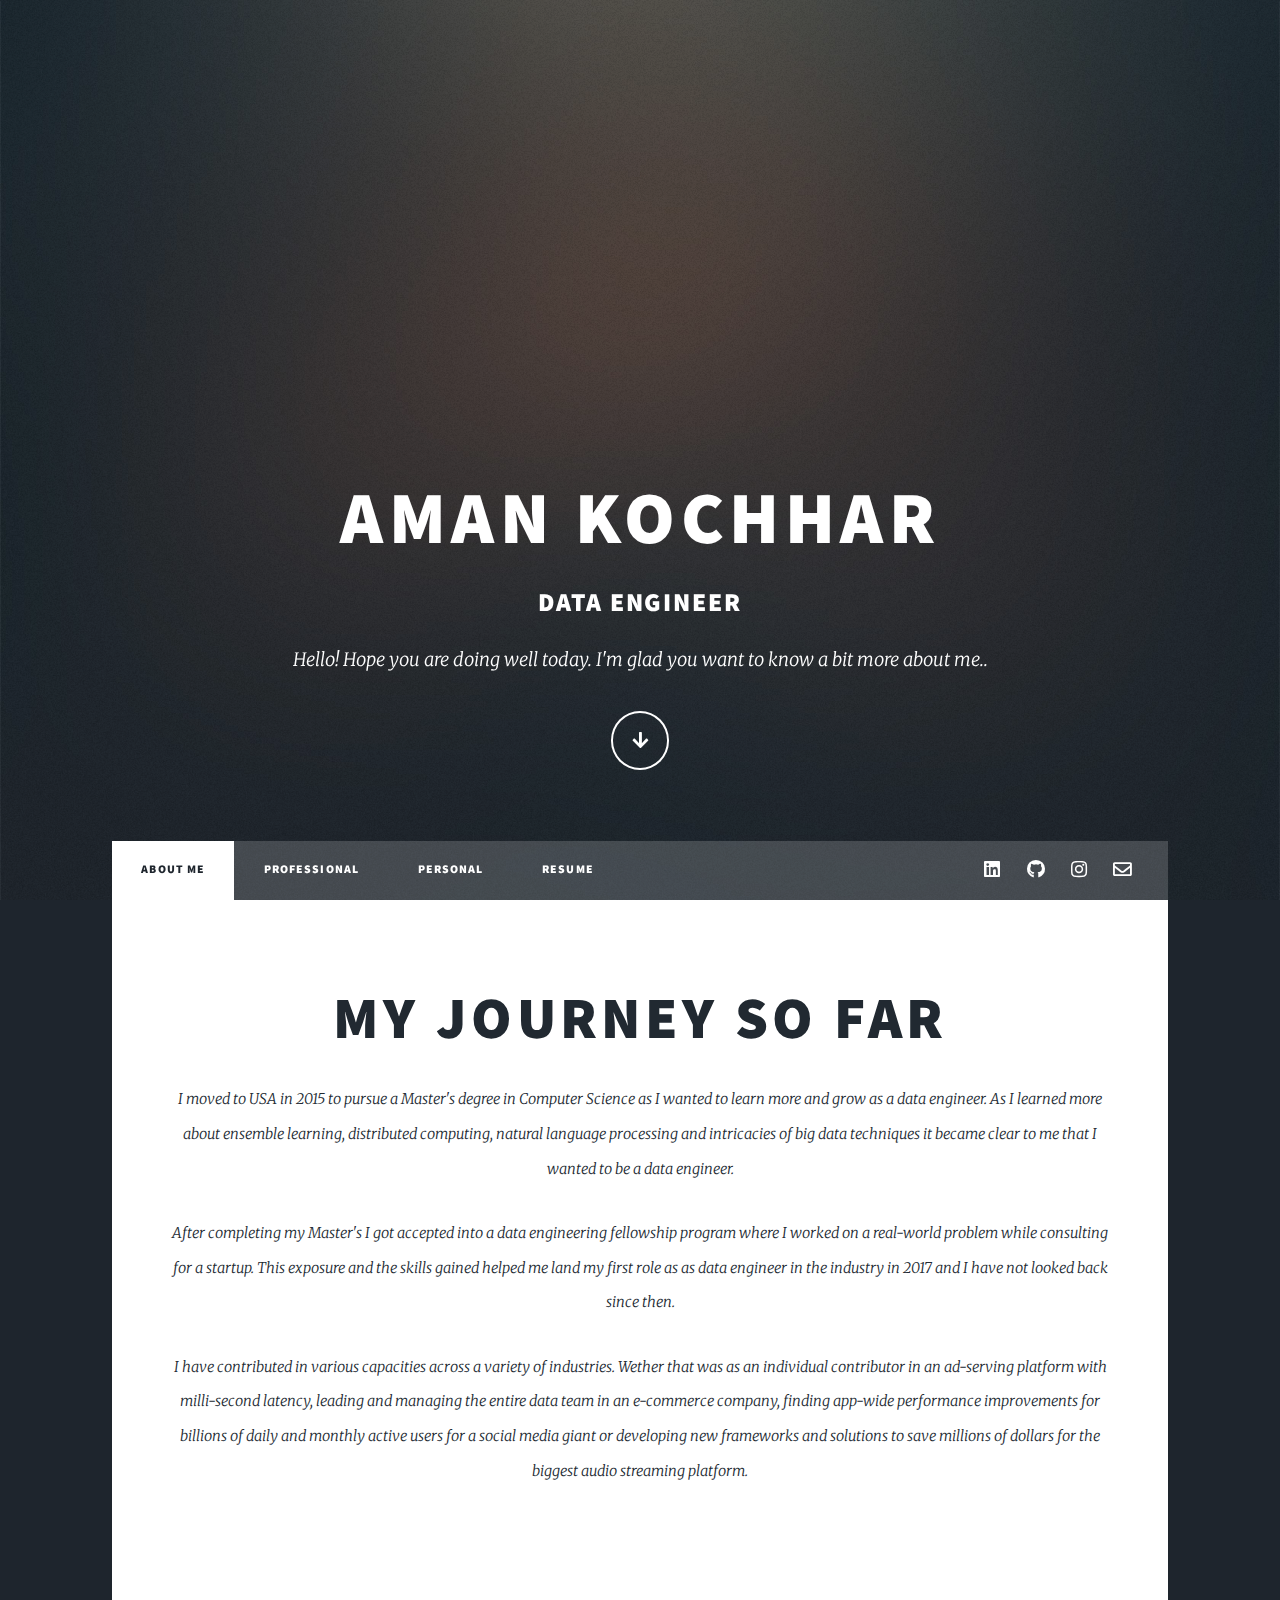
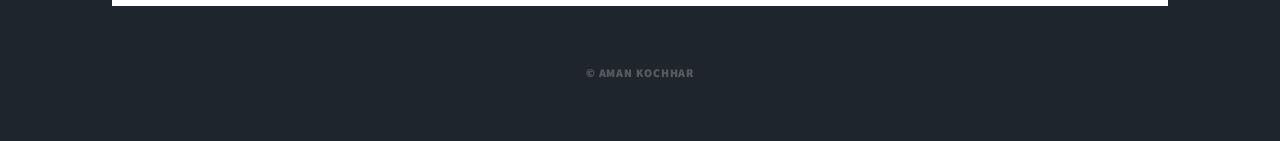
<file: index.html>
<!DOCTYPE HTML>
<!--
	Massively by HTML5 UP
	html5up.net | @ajlkn
	Free for personal and commercial use under the CCA 3.0 license (html5up.net/license)
-->
<html>
	<head>
		<title>Aman Kochhar</title>
		<meta charset="utf-8" />
		<meta name="viewport" content="width=device-width, initial-scale=1, user-scalable=no" />
		<link rel="stylesheet" href="assets/css/main.css" />
		<noscript><link rel="stylesheet" href="assets/css/noscript.css" /></noscript>
	</head>
	<body class="is-preload">

		<!-- Wrapper -->
			<div id="wrapper" class="fade-in">

				<!-- Intro -->
					<div id="intro">
						<h1>Aman Kochhar</h1>
						<h2>Data Engineer</h2>
						<p>Hello! Hope you are doing well today. I'm glad you want to know a bit more about me.</a>.</p>
						<ul class="actions">
							<li><a href="#header" class="button icon solid solo fa-arrow-down scrolly">About me</a></li>
						</ul>
					</div>

				<!-- Header -->
					<header id="header">
						<a class="logo">Aman Kochhar</a>
					</header>

				<!-- Nav -->
					<nav id="nav">
						<ul class="links">
							<li class="active"><a>About Me</a></li>
							<li><a href="work.html">Professional</a></li>
							<li><a href="personal.html">Personal</a></li>
							<li><a href="resume.html">Resume</a></li>
							<!-- This is for reference only -->
							<!-- <li><a href="elements.html">Elements</a></li> -->
						</ul>
						<ul class="icons">
							<li><a href="https://www.linkedin.com/in/best-data-engineer/" class="icon brands fa-linkedin" target="_blank" rel="noopener noreferrer"><span class="label">LinkedIn</span></a></li>
							<li><a href="https://github.com/amankochhar" class="icon brands fa-github" target="_blank" rel="noopener noreferrer"><span class="label">GitHub</span></a></li>
							<li><a href="https://www.instagram.com/amanskochhar/" class="icon brands fa-instagram" target="_blank" rel="noopener noreferrer"><span class="label">Instagram</span></a></li>
							<li><a href="mailto:amanskochhar@gmail.com" class="icon fa-regular fa-envelope" target="_blank" rel="noopener noreferrer"><span class="label">Email</span></a></li>
						</ul>
					</nav>

				<!-- Main -->
					<div id="main">

						<!-- Featured Post -->
							<article class="post featured">
								<header class="major">
									<h2><a>My Journey So Far</a></h2>
									<p>
										I moved to USA in 2015 to pursue a Master's degree in Computer Science as I wanted to learn more and grow as a data engineer.
										As I learned more about ensemble learning, distributed computing, natural language processing and intricacies of big data 
										techniques it became clear to me that I wanted to be a data engineer.
									</p>
									<p>
										After completing my Master's I got accepted into a data engineering fellowship program where I worked on a real-world 
										problem while consulting for a startup. This exposure and the skills gained helped me land my first role as as data engineer 
										in the industry in 2017 and I have not looked back since then.
									</p>
									<p>
										I have contributed in various capacities across a variety of industries. Wether that was as an individual contributor in an ad-serving platform
										with milli-second latency, leading and managing the entire data team in an e-commerce company, finding app-wide performance 
										improvements for billions of daily and monthly active users for a social media giant or developing new frameworks and solutions
										to save millions of dollars for the biggest audio streaming platform.
									</p>
								</header>
							</article>

					</div>

				<!-- Copyright -->
					<div id="copyright">
						<ul><li>&copy; Aman Kochhar</li></ul>
					</div>

			</div>

		<!-- Scripts -->
			<script src="assets/js/jquery.min.js"></script>
			<script src="assets/js/jquery.scrollex.min.js"></script>
			<script src="assets/js/jquery.scrolly.min.js"></script>
			<script src="assets/js/browser.min.js"></script>
			<script src="assets/js/breakpoints.min.js"></script>
			<script src="assets/js/util.js"></script>
			<script src="assets/js/main.js"></script>

	</body>
</html>
</file>
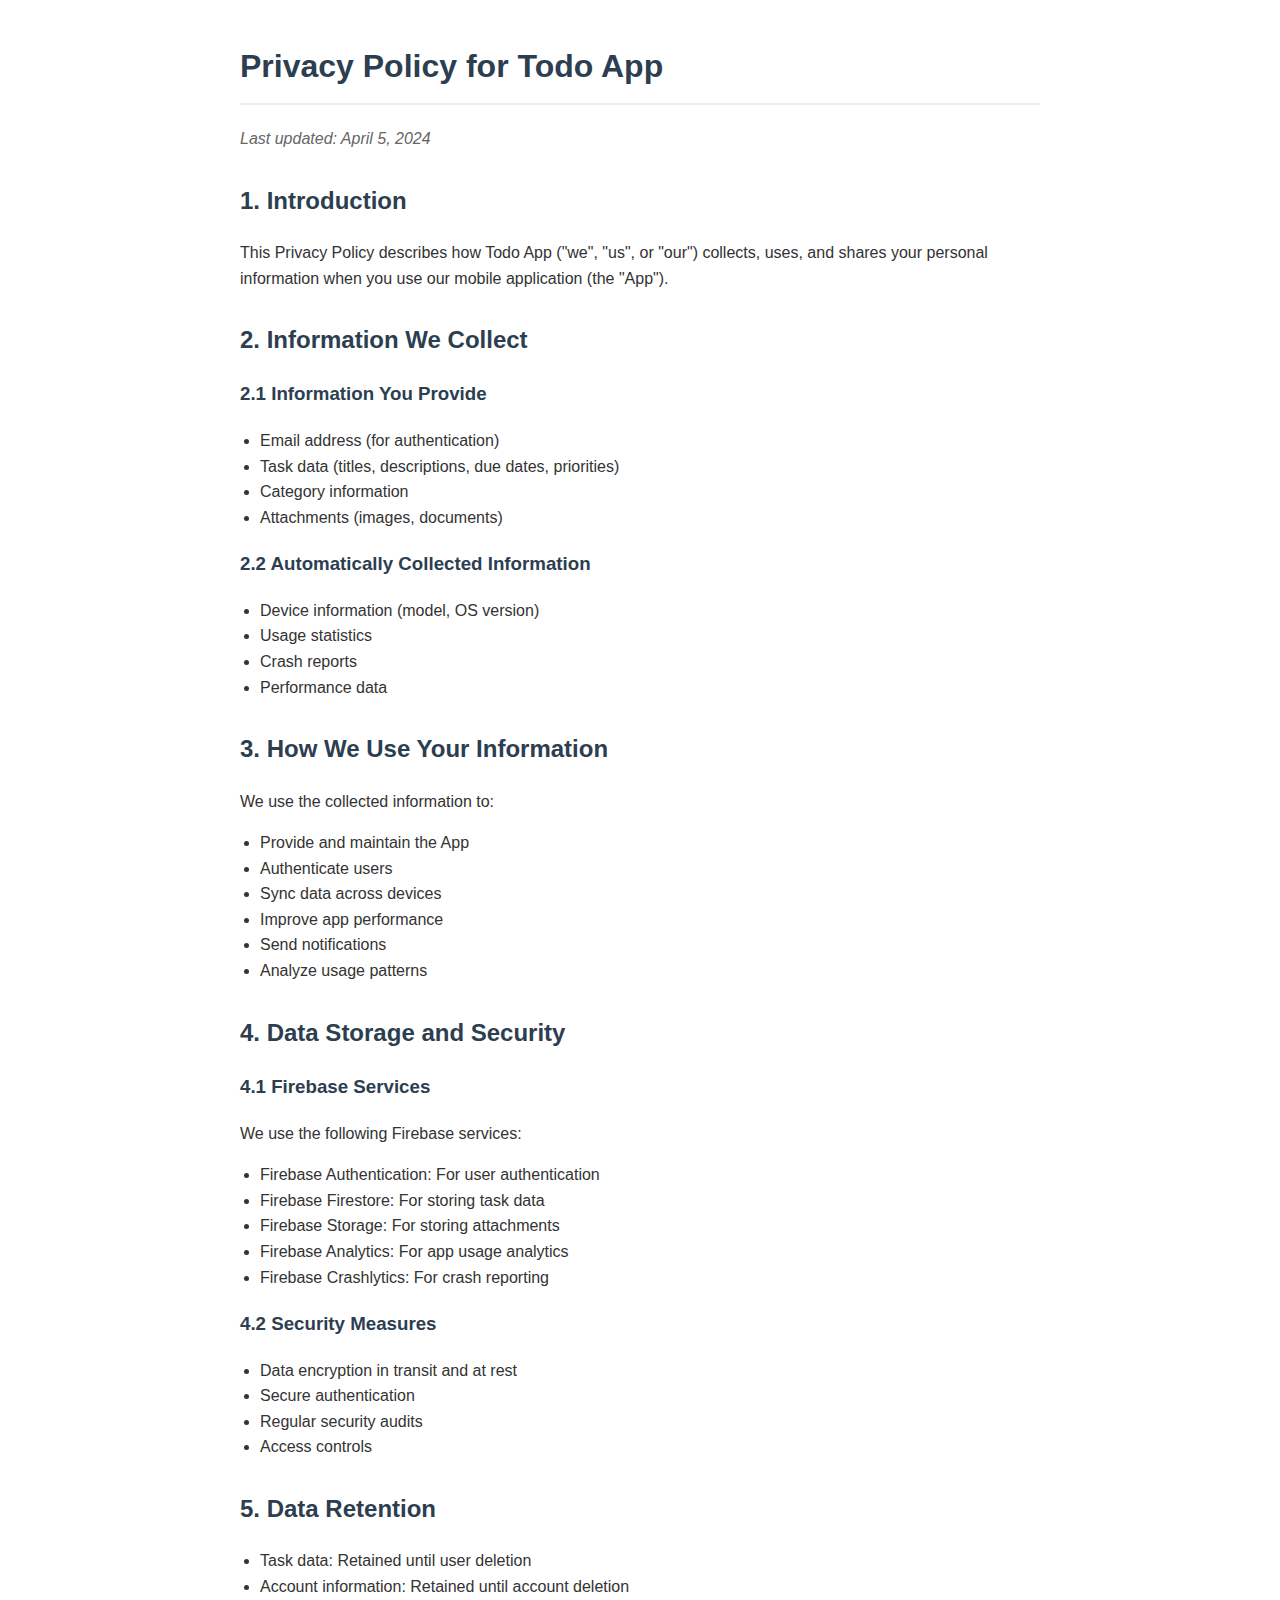
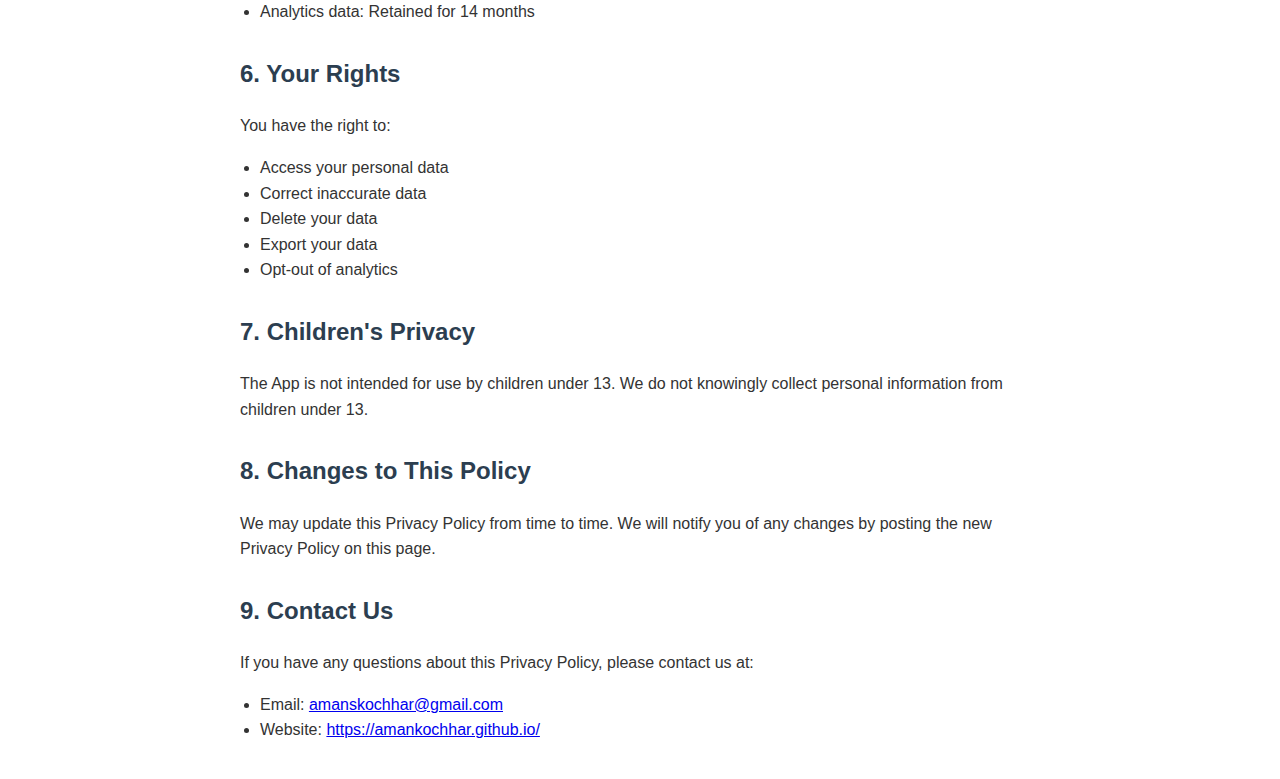
<file: todo/privacy/index.html>
<!DOCTYPE html>
<html lang="en">
<head>
    <meta charset="UTF-8">
    <meta name="viewport" content="width=device-width, initial-scale=1.0">
    <title>Privacy Policy - Todo App</title>
    <style>
        body {
            font-family: -apple-system, BlinkMacSystemFont, 'Segoe UI', Roboto, Oxygen, Ubuntu, Cantarell, 'Open Sans', 'Helvetica Neue', sans-serif;
            line-height: 1.6;
            max-width: 800px;
            margin: 0 auto;
            padding: 20px;
            color: #333;
        }
        h1, h2, h3 {
            color: #2c3e50;
        }
        h1 {
            border-bottom: 2px solid #eee;
            padding-bottom: 10px;
        }
        h2 {
            margin-top: 30px;
        }
        ul {
            padding-left: 20px;
        }
        .last-updated {
            color: #666;
            font-style: italic;
        }
    </style>
</head>
<body>
    <h1>Privacy Policy for Todo App</h1>
    <p class="last-updated">Last updated: April 5, 2024</p>

    <h2>1. Introduction</h2>
    <p>This Privacy Policy describes how Todo App ("we", "us", or "our") collects, uses, and shares your personal information when you use our mobile application (the "App").</p>

    <h2>2. Information We Collect</h2>
    <h3>2.1 Information You Provide</h3>
    <ul>
        <li>Email address (for authentication)</li>
        <li>Task data (titles, descriptions, due dates, priorities)</li>
        <li>Category information</li>
        <li>Attachments (images, documents)</li>
    </ul>

    <h3>2.2 Automatically Collected Information</h3>
    <ul>
        <li>Device information (model, OS version)</li>
        <li>Usage statistics</li>
        <li>Crash reports</li>
        <li>Performance data</li>
    </ul>

    <h2>3. How We Use Your Information</h2>
    <p>We use the collected information to:</p>
    <ul>
        <li>Provide and maintain the App</li>
        <li>Authenticate users</li>
        <li>Sync data across devices</li>
        <li>Improve app performance</li>
        <li>Send notifications</li>
        <li>Analyze usage patterns</li>
    </ul>

    <h2>4. Data Storage and Security</h2>
    <h3>4.1 Firebase Services</h3>
    <p>We use the following Firebase services:</p>
    <ul>
        <li>Firebase Authentication: For user authentication</li>
        <li>Firebase Firestore: For storing task data</li>
        <li>Firebase Storage: For storing attachments</li>
        <li>Firebase Analytics: For app usage analytics</li>
        <li>Firebase Crashlytics: For crash reporting</li>
    </ul>

    <h3>4.2 Security Measures</h3>
    <ul>
        <li>Data encryption in transit and at rest</li>
        <li>Secure authentication</li>
        <li>Regular security audits</li>
        <li>Access controls</li>
    </ul>

    <h2>5. Data Retention</h2>
    <ul>
        <li>Task data: Retained until user deletion</li>
        <li>Account information: Retained until account deletion</li>
        <li>Analytics data: Retained for 14 months</li>
    </ul>

    <h2>6. Your Rights</h2>
    <p>You have the right to:</p>
    <ul>
        <li>Access your personal data</li>
        <li>Correct inaccurate data</li>
        <li>Delete your data</li>
        <li>Export your data</li>
        <li>Opt-out of analytics</li>
    </ul>

    <h2>7. Children's Privacy</h2>
    <p>The App is not intended for use by children under 13. We do not knowingly collect personal information from children under 13.</p>

    <h2>8. Changes to This Policy</h2>
    <p>We may update this Privacy Policy from time to time. We will notify you of any changes by posting the new Privacy Policy on this page.</p>

    <h2>9. Contact Us</h2>
    <p>If you have any questions about this Privacy Policy, please contact us at:</p>
    <ul>
        <li>Email: <a href="mailto:amanskochhar@gmail.com">amanskochhar@gmail.com</a></li>
        <li>Website: <a href="https://amankochhar.github.io/">https://amankochhar.github.io/</a></li>
    </ul>
</body>
</html>
</file>
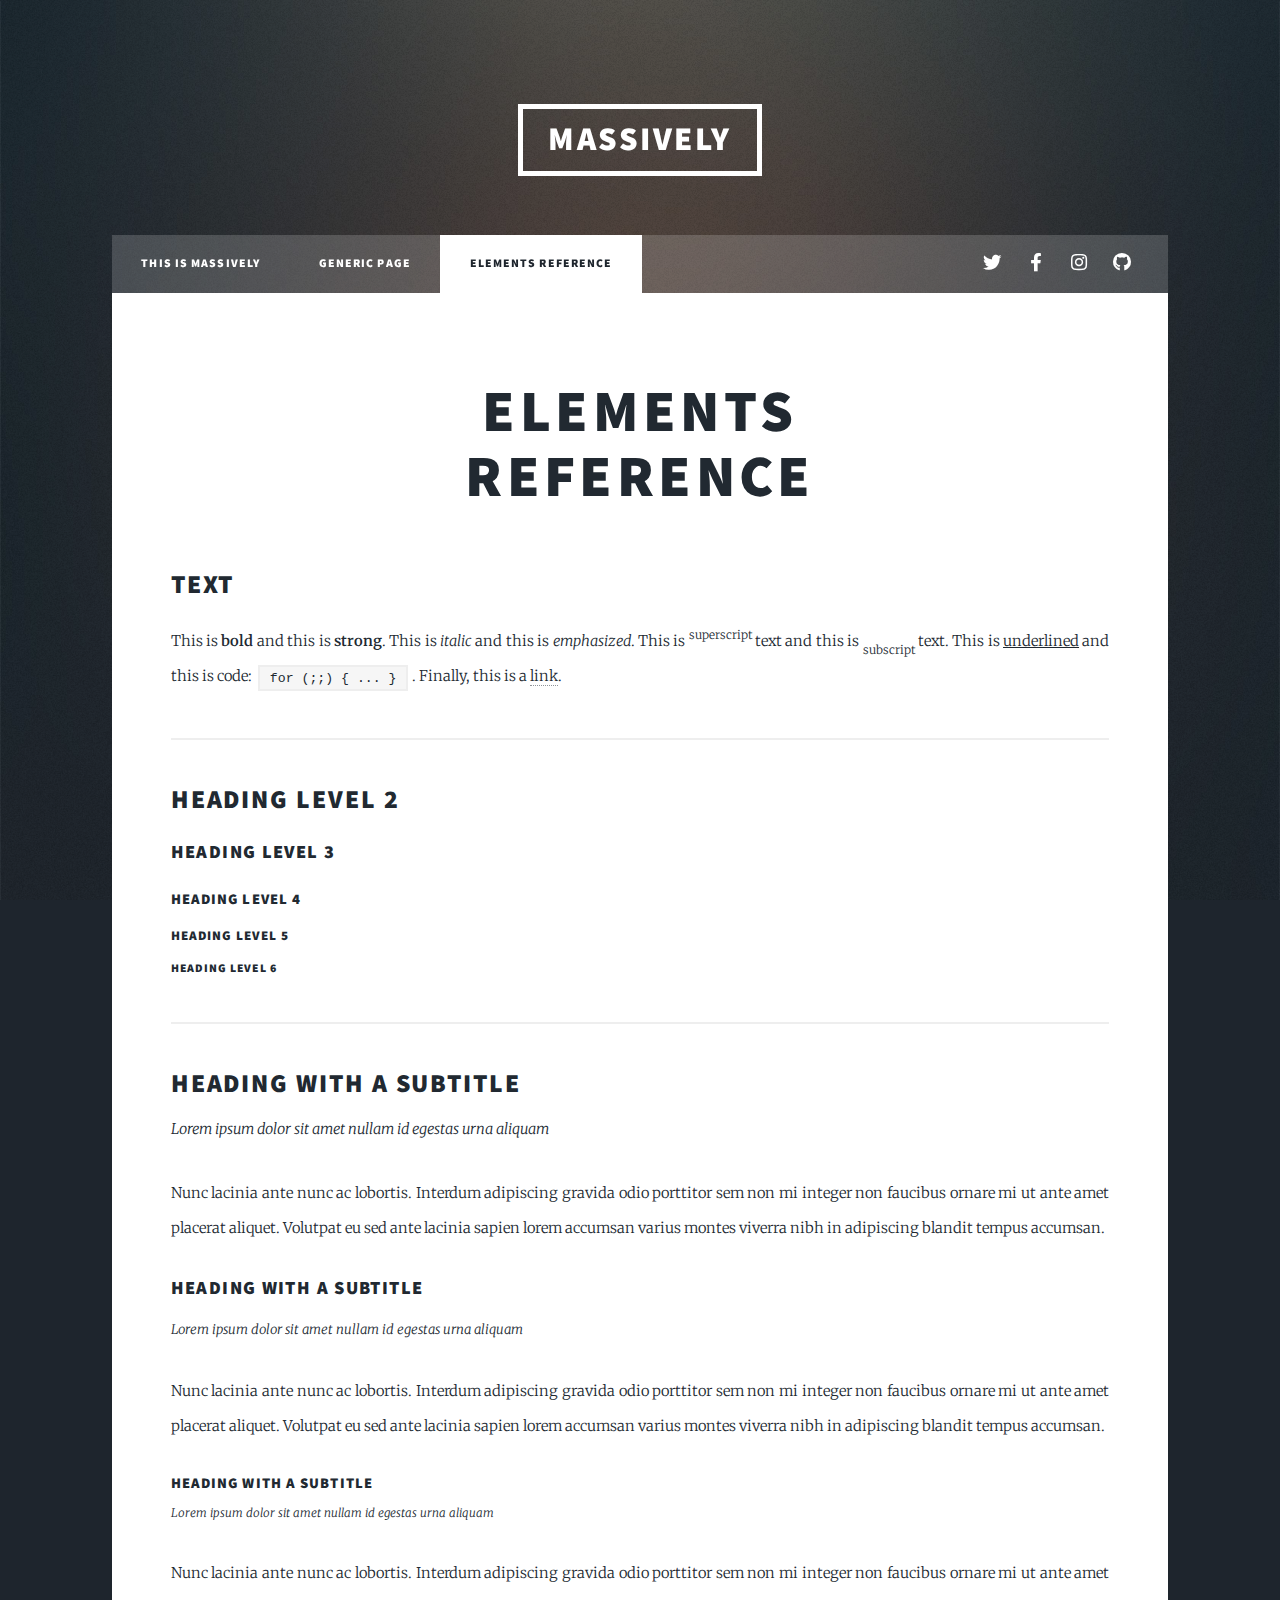
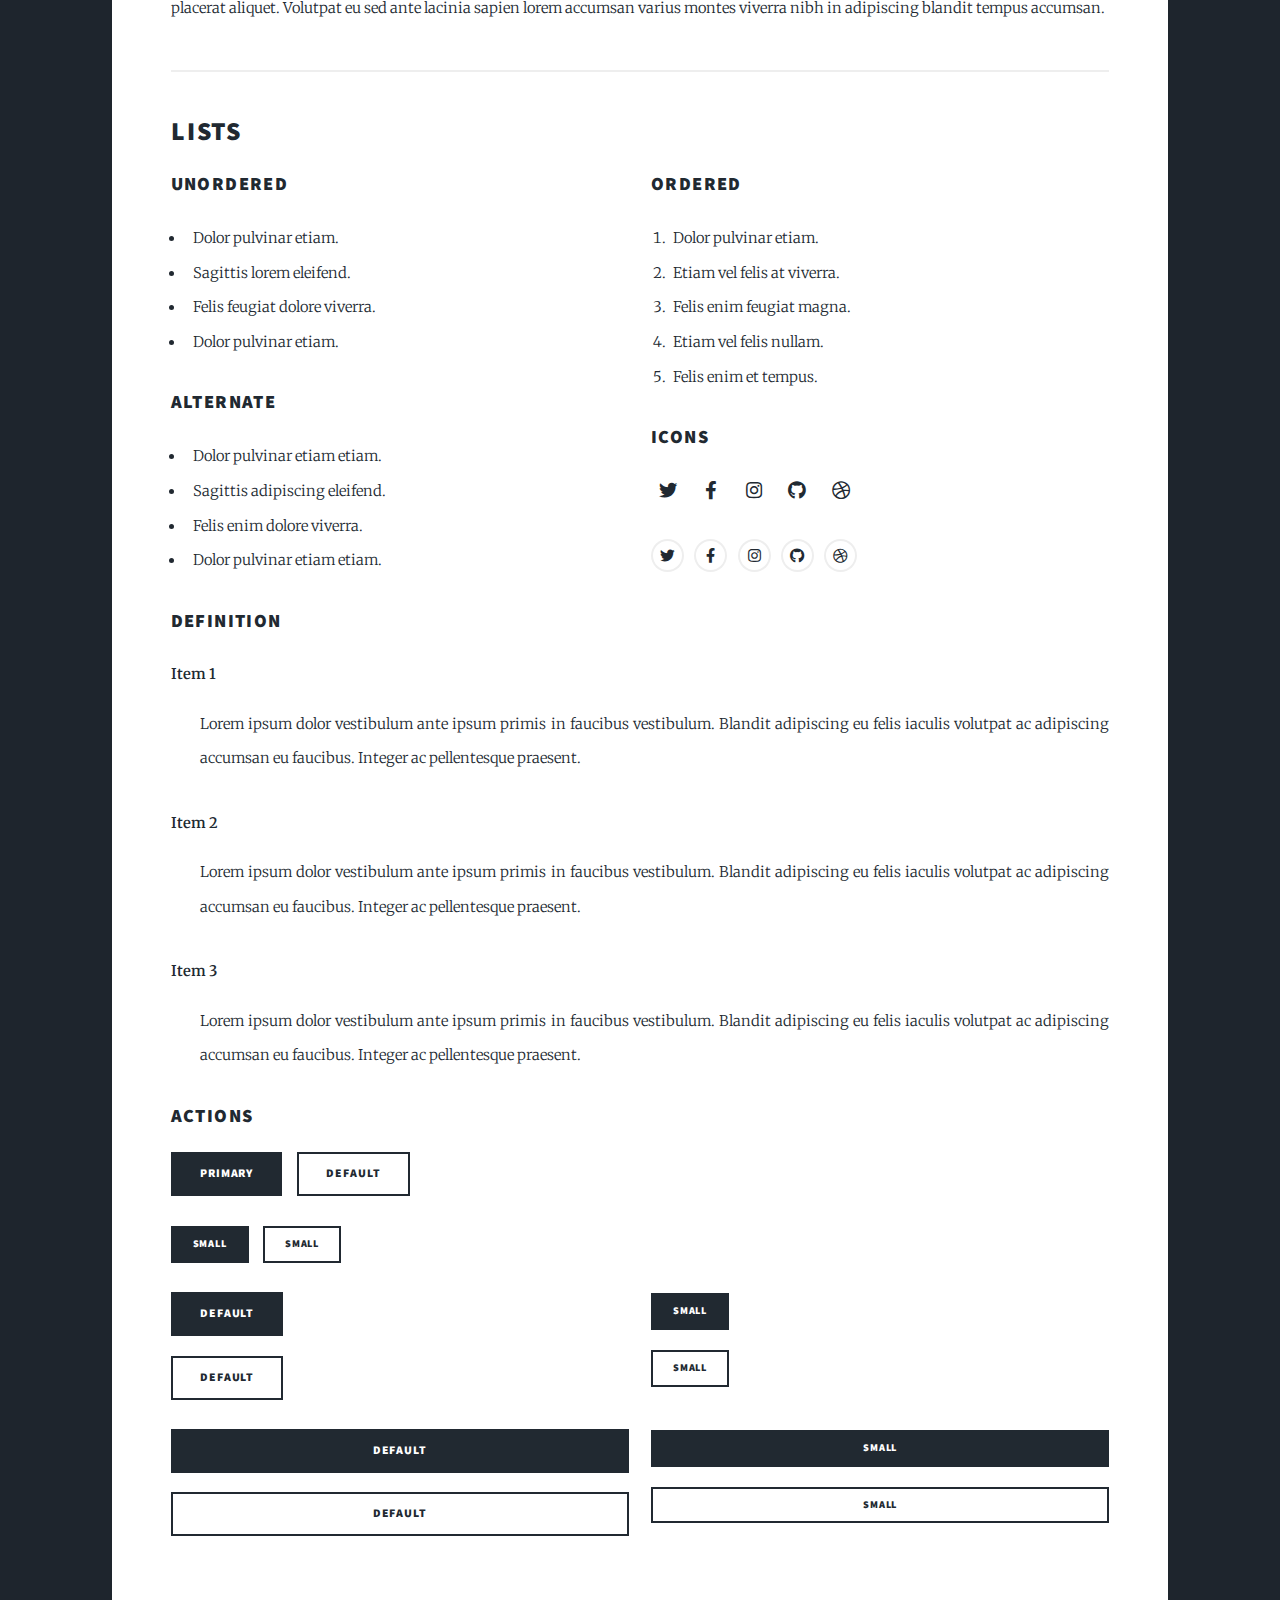
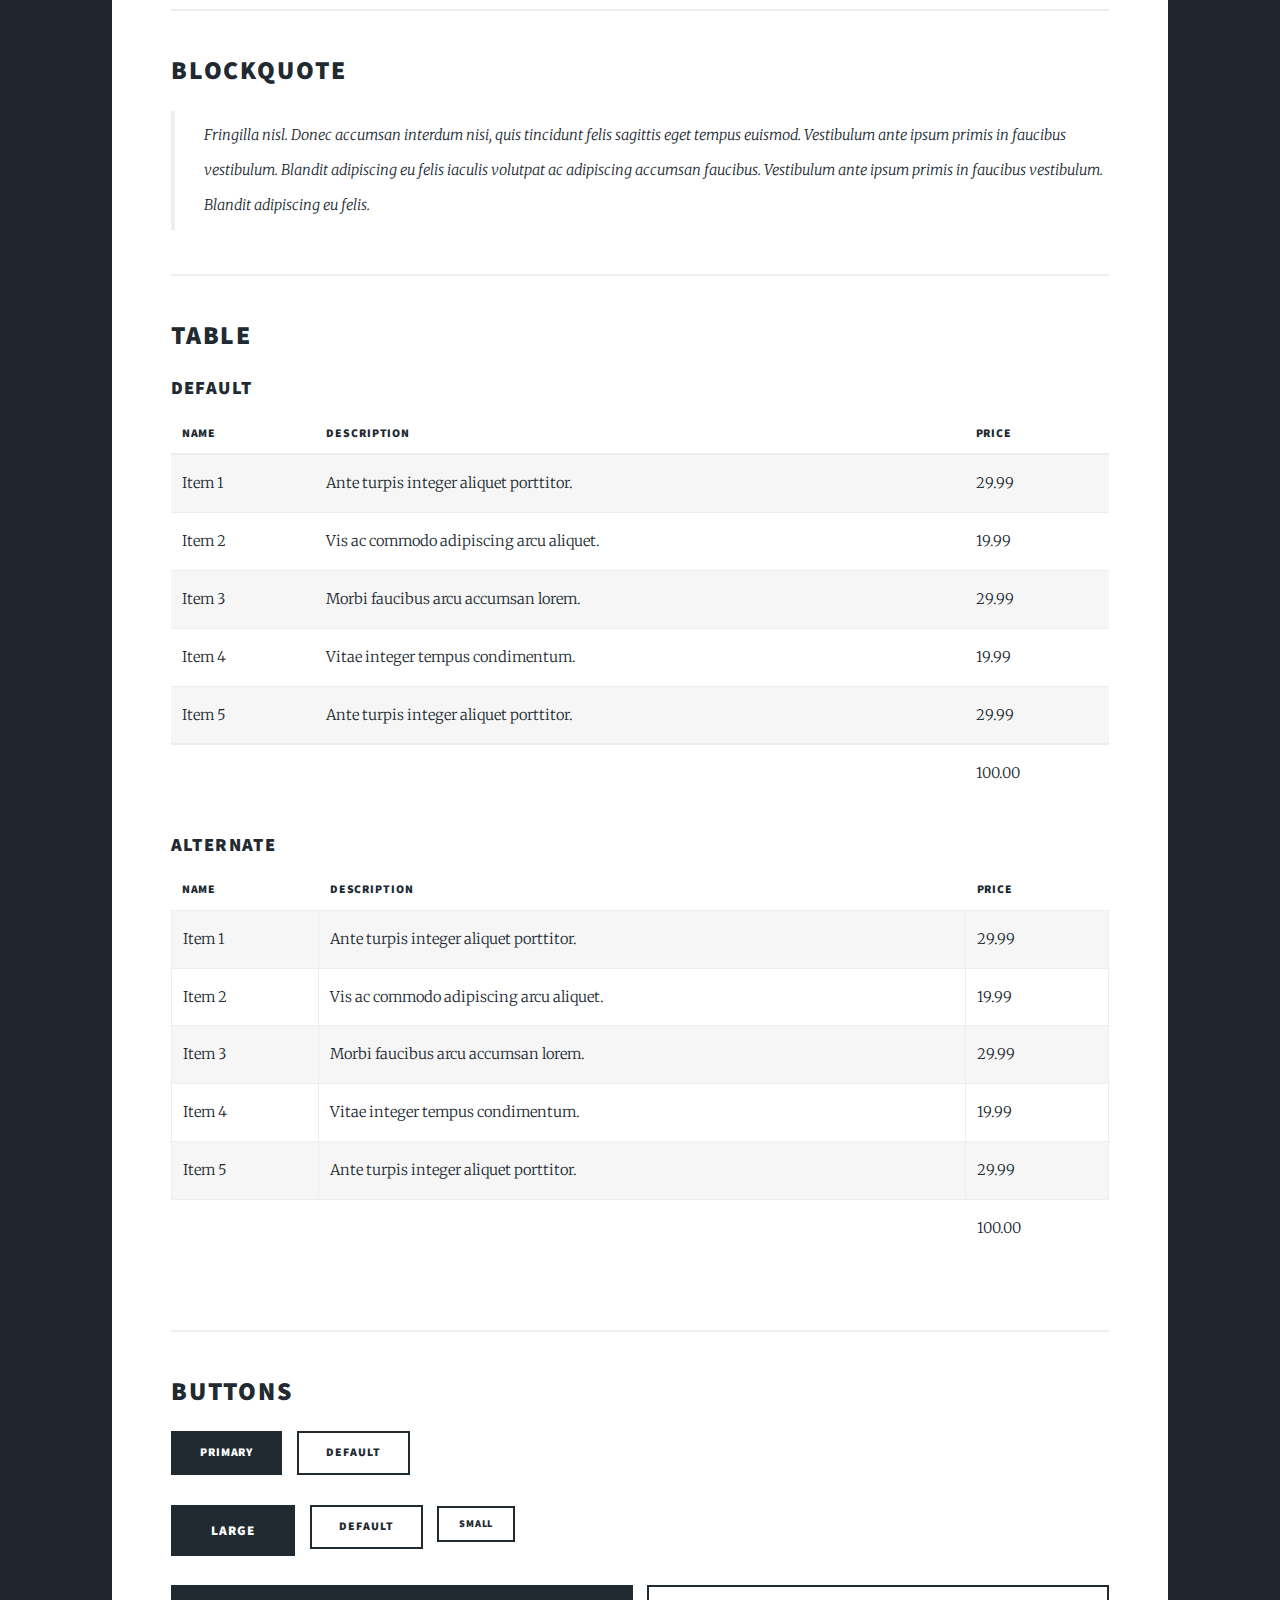
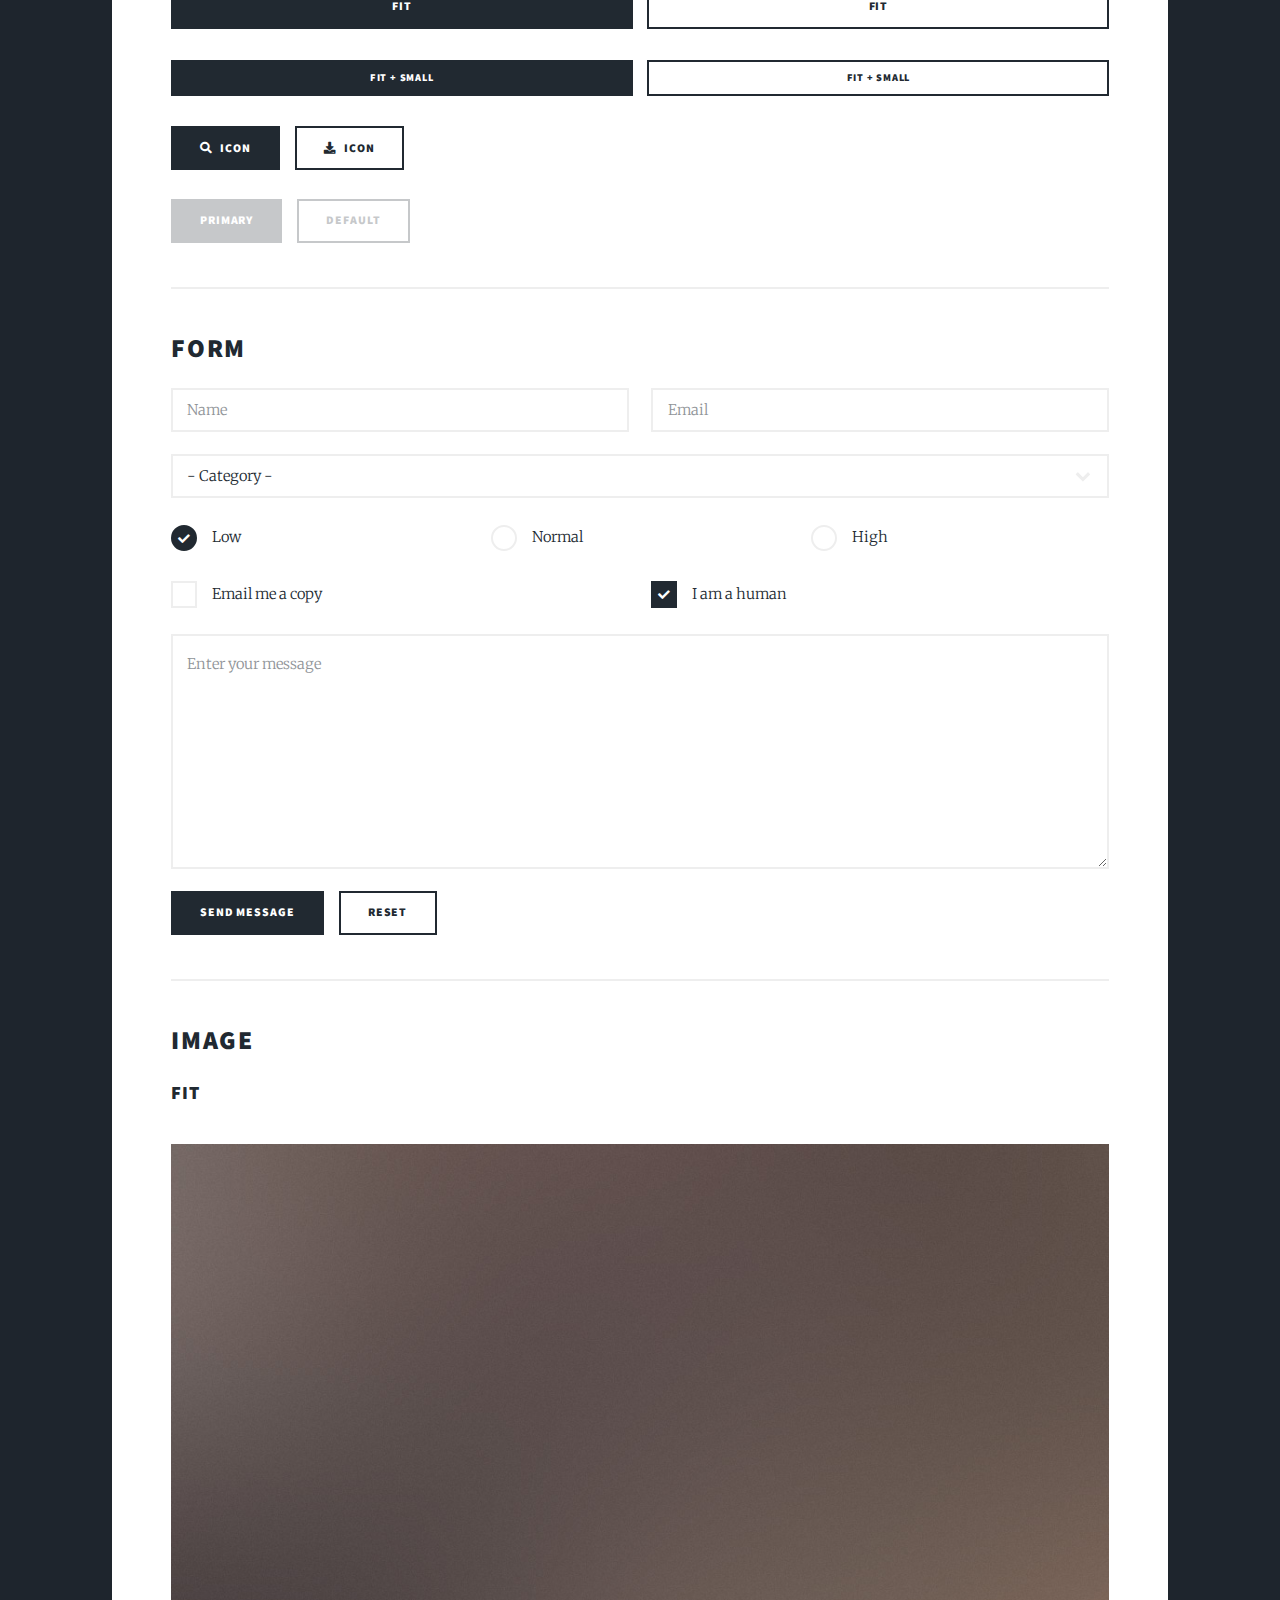
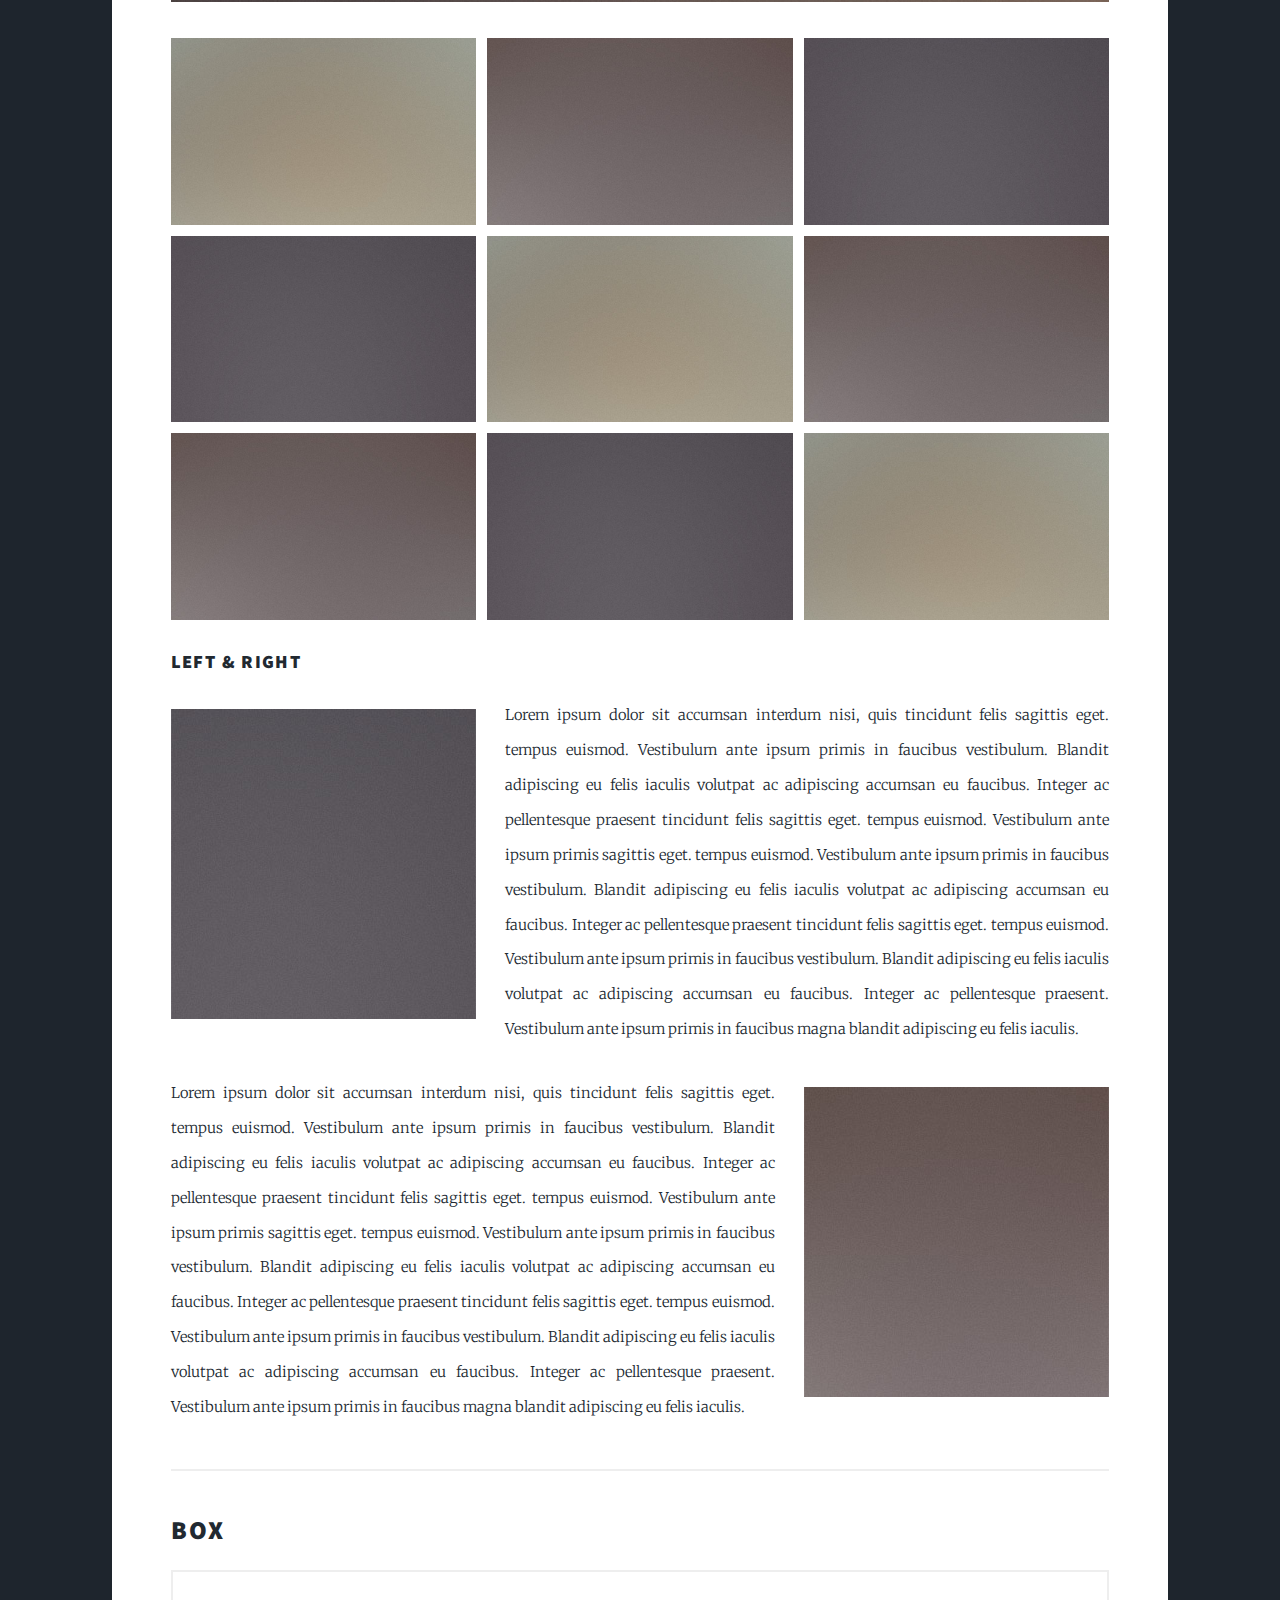
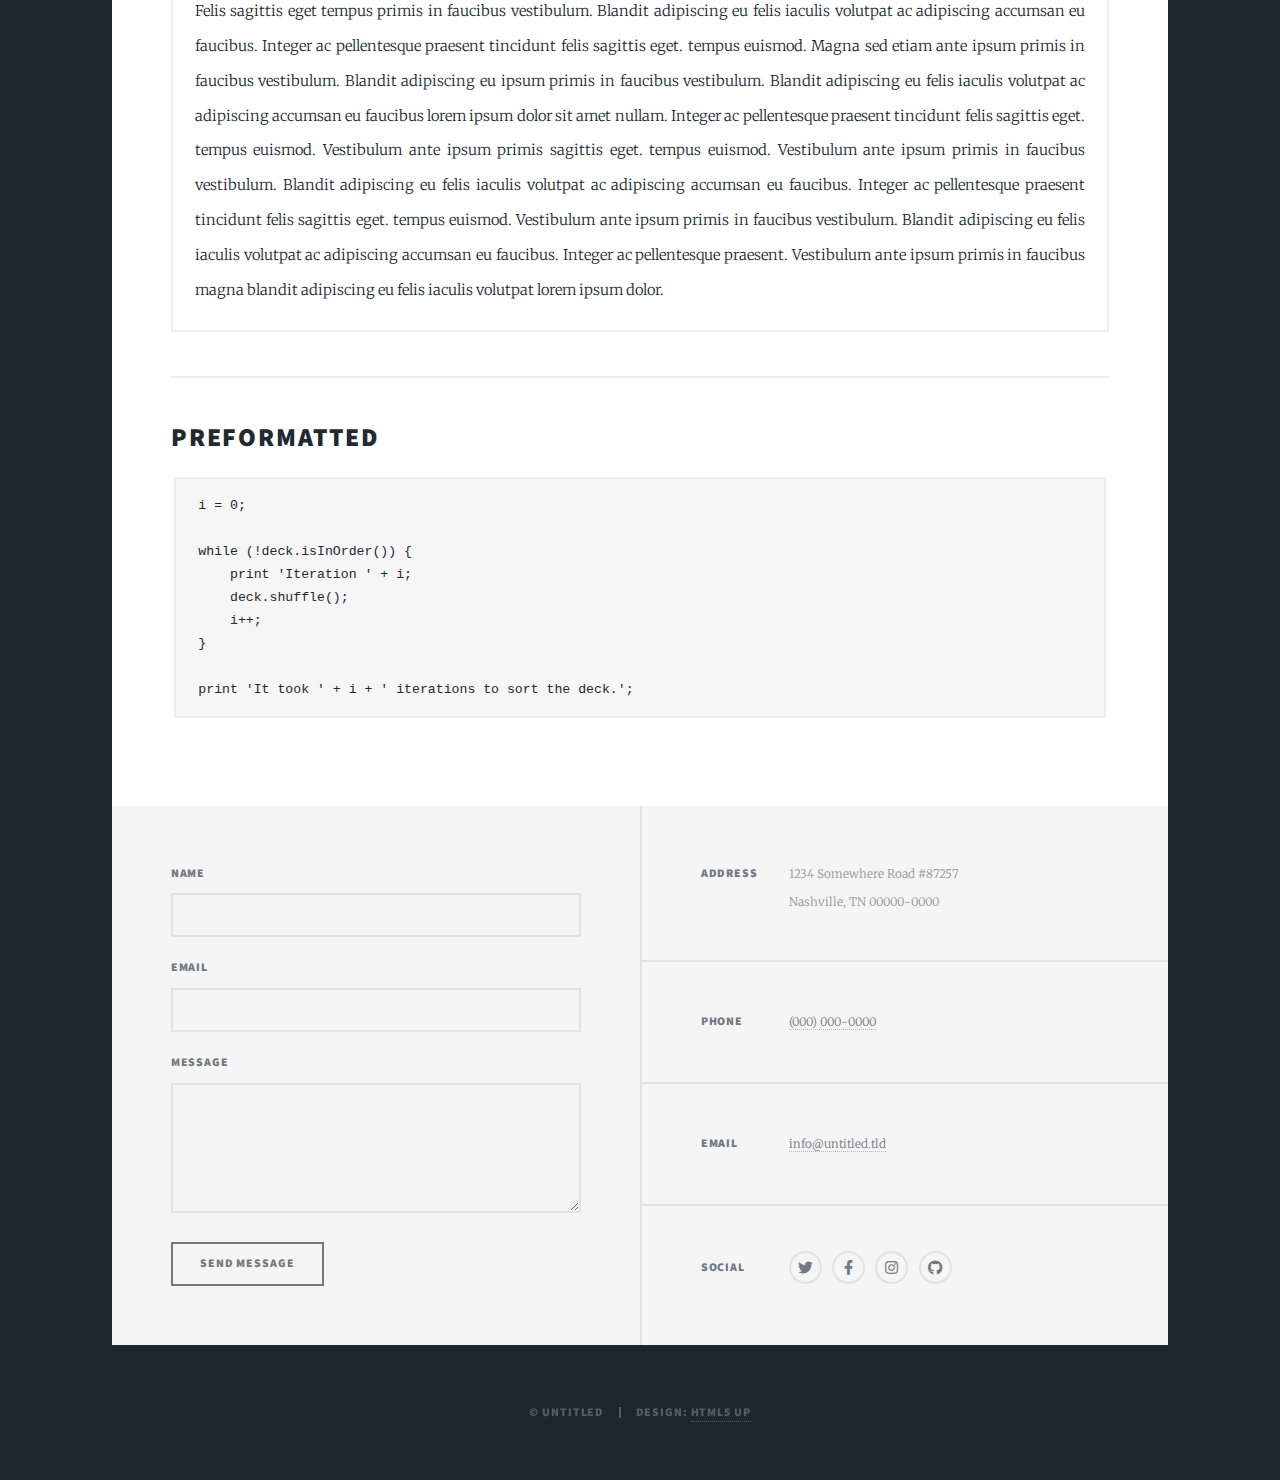
<file: elements.html>
<!DOCTYPE HTML>
<!--
	Massively by HTML5 UP
	html5up.net | @ajlkn
	Free for personal and commercial use under the CCA 3.0 license (html5up.net/license)
-->
<html>
	<head>
		<title>Elements Reference - Massively by HTML5 UP</title>
		<meta charset="utf-8" />
		<meta name="viewport" content="width=device-width, initial-scale=1, user-scalable=no" />
		<link rel="stylesheet" href="assets/css/main.css" />
		<noscript><link rel="stylesheet" href="assets/css/noscript.css" /></noscript>
	</head>
	<body class="is-preload">

		<!-- Wrapper -->
			<div id="wrapper">

				<!-- Header -->
					<header id="header">
						<a href="index.html" class="logo">Massively</a>
					</header>

				<!-- Nav -->
					<nav id="nav">
						<ul class="links">
							<li><a href="index.html">This is Massively</a></li>
							<li><a href="generic.html">Generic Page</a></li>
							<li class="active"><a href="elements.html">Elements Reference</a></li>
						</ul>
						<ul class="icons">
							<li><a href="#" class="icon brands fa-twitter"><span class="label">Twitter</span></a></li>
							<li><a href="#" class="icon brands fa-facebook-f"><span class="label">Facebook</span></a></li>
							<li><a href="#" class="icon brands fa-instagram"><span class="label">Instagram</span></a></li>
							<li><a href="#" class="icon brands fa-github"><span class="label">GitHub</span></a></li>
						</ul>
					</nav>

				<!-- Main -->
					<div id="main">

						<!-- Post -->
							<section class="post">
								<header class="major">
									<h1>Elements<br />
									Reference</h1>
								</header>

								<!-- Text stuff -->
									<h2>Text</h2>
									<p>This is <b>bold</b> and this is <strong>strong</strong>. This is <i>italic</i> and this is <em>emphasized</em>.
									This is <sup>superscript</sup> text and this is <sub>subscript</sub> text.
									This is <u>underlined</u> and this is code: <code>for (;;) { ... }</code>.
									Finally, this is a <a href="#">link</a>.</p>
									<hr />
									<h2>Heading Level 2</h2>
									<h3>Heading Level 3</h3>
									<h4>Heading Level 4</h4>
									<h5>Heading Level 5</h5>
									<h6>Heading Level 6</h6>
									<hr />
									<header>
										<h2>Heading with a Subtitle</h2>
										<p>Lorem ipsum dolor sit amet nullam id egestas urna aliquam</p>
									</header>
									<p>Nunc lacinia ante nunc ac lobortis. Interdum adipiscing gravida odio porttitor sem non mi integer non faucibus ornare mi ut ante amet placerat aliquet. Volutpat eu sed ante lacinia sapien lorem accumsan varius montes viverra nibh in adipiscing blandit tempus accumsan.</p>
									<header>
										<h3>Heading with a Subtitle</h3>
										<p>Lorem ipsum dolor sit amet nullam id egestas urna aliquam</p>
									</header>
									<p>Nunc lacinia ante nunc ac lobortis. Interdum adipiscing gravida odio porttitor sem non mi integer non faucibus ornare mi ut ante amet placerat aliquet. Volutpat eu sed ante lacinia sapien lorem accumsan varius montes viverra nibh in adipiscing blandit tempus accumsan.</p>
									<header>
										<h4>Heading with a Subtitle</h4>
										<p>Lorem ipsum dolor sit amet nullam id egestas urna aliquam</p>
									</header>
									<p>Nunc lacinia ante nunc ac lobortis. Interdum adipiscing gravida odio porttitor sem non mi integer non faucibus ornare mi ut ante amet placerat aliquet. Volutpat eu sed ante lacinia sapien lorem accumsan varius montes viverra nibh in adipiscing blandit tempus accumsan.</p>

									<hr />

								<!-- Lists -->
									<h2>Lists</h2>
									<div class="row">
										<div class="col-6 col-12-small">

											<h3>Unordered</h3>
											<ul>
												<li>Dolor pulvinar etiam.</li>
												<li>Sagittis lorem eleifend.</li>
												<li>Felis feugiat dolore viverra.</li>
												<li>Dolor pulvinar etiam.</li>
											</ul>

											<h3>Alternate</h3>
											<ul class="alt">
												<li>Dolor pulvinar etiam etiam.</li>
												<li>Sagittis adipiscing eleifend.</li>
												<li>Felis enim dolore viverra.</li>
												<li>Dolor pulvinar etiam etiam.</li>
											</ul>

										</div>
										<div class="col-6 col-12-small">

											<h3>Ordered</h3>
											<ol>
												<li>Dolor pulvinar etiam.</li>
												<li>Etiam vel felis at viverra.</li>
												<li>Felis enim feugiat magna.</li>
												<li>Etiam vel felis nullam.</li>
												<li>Felis enim et tempus.</li>
											</ol>

											<h3>Icons</h3>
											<ul class="icons">
												<li><a href="#" class="icon brands fa-twitter"><span class="label">Twitter</span></a></li>
												<li><a href="#" class="icon brands fa-facebook-f"><span class="label">Facebook</span></a></li>
												<li><a href="#" class="icon brands fa-instagram"><span class="label">Instagram</span></a></li>
												<li><a href="#" class="icon brands fa-github"><span class="label">Github</span></a></li>
												<li><a href="#" class="icon brands fa-dribbble"><span class="label">Dribbble</span></a></li>
											</ul>
											<ul class="icons alt">
												<li><a href="#" class="icon brands alt fa-twitter"><span class="label">Twitter</span></a></li>
												<li><a href="#" class="icon brands alt fa-facebook-f"><span class="label">Facebook</span></a></li>
												<li><a href="#" class="icon brands alt fa-instagram"><span class="label">Instagram</span></a></li>
												<li><a href="#" class="icon brands alt fa-github"><span class="label">Github</span></a></li>
												<li><a href="#" class="icon brands alt fa-dribbble"><span class="label">Dribbble</span></a></li>
											</ul>

										</div>
									</div>
									<h3>Definition</h3>
									<dl>
										<dt>Item 1</dt>
										<dd>
											<p>Lorem ipsum dolor vestibulum ante ipsum primis in faucibus vestibulum. Blandit adipiscing eu felis iaculis volutpat ac adipiscing accumsan eu faucibus. Integer ac pellentesque praesent.</p>
										</dd>
										<dt>Item 2</dt>
										<dd>
											<p>Lorem ipsum dolor vestibulum ante ipsum primis in faucibus vestibulum. Blandit adipiscing eu felis iaculis volutpat ac adipiscing accumsan eu faucibus. Integer ac pellentesque praesent.</p>
										</dd>
										<dt>Item 3</dt>
										<dd>
											<p>Lorem ipsum dolor vestibulum ante ipsum primis in faucibus vestibulum. Blandit adipiscing eu felis iaculis volutpat ac adipiscing accumsan eu faucibus. Integer ac pellentesque praesent.</p>
										</dd>
									</dl>

									<h3>Actions</h3>
									<ul class="actions">
										<li><a href="#" class="button primary">Primary</a></li>
										<li><a href="#" class="button">Default</a></li>
									</ul>
									<ul class="actions small">
										<li><a href="#" class="button primary small">Small</a></li>
										<li><a href="#" class="button small">Small</a></li>
									</ul>
									<div class="row">
										<div class="col-6 col-12-small">
											<ul class="actions stacked">
												<li><a href="#" class="button primary">Default</a></li>
												<li><a href="#" class="button">Default</a></li>
											</ul>
										</div>
										<div class="col-6 col-12-small">
											<ul class="actions stacked">
												<li><a href="#" class="button primary small">Small</a></li>
												<li><a href="#" class="button small">Small</a></li>
											</ul>
										</div>
									</div>
									<div class="row">
										<div class="col-6 col-12-small">
											<ul class="actions stacked">
												<li><a href="#" class="button primary fit">Default</a></li>
												<li><a href="#" class="button fit">Default</a></li>
											</ul>
										</div>
										<div class="col-6 col-12-small">
											<ul class="actions stacked">
												<li><a href="#" class="button primary small fit">Small</a></li>
												<li><a href="#" class="button small fit">Small</a></li>
											</ul>
										</div>
									</div>

									<hr />

								<!-- Blockquote -->
									<h2>Blockquote</h2>
									<blockquote>Fringilla nisl. Donec accumsan interdum nisi, quis tincidunt felis sagittis eget tempus euismod. Vestibulum ante ipsum primis in faucibus vestibulum. Blandit adipiscing eu felis iaculis volutpat ac adipiscing accumsan faucibus. Vestibulum ante ipsum primis in faucibus vestibulum. Blandit adipiscing eu felis.</blockquote>

									<hr />

								<!-- Table -->
									<h2>Table</h2>

									<h3>Default</h3>
									<div class="table-wrapper">
										<table>
											<thead>
												<tr>
													<th>Name</th>
													<th>Description</th>
													<th>Price</th>
												</tr>
											</thead>
											<tbody>
												<tr>
													<td>Item 1</td>
													<td>Ante turpis integer aliquet porttitor.</td>
													<td>29.99</td>
												</tr>
												<tr>
													<td>Item 2</td>
													<td>Vis ac commodo adipiscing arcu aliquet.</td>
													<td>19.99</td>
												</tr>
												<tr>
													<td>Item 3</td>
													<td> Morbi faucibus arcu accumsan lorem.</td>
													<td>29.99</td>
												</tr>
												<tr>
													<td>Item 4</td>
													<td>Vitae integer tempus condimentum.</td>
													<td>19.99</td>
												</tr>
												<tr>
													<td>Item 5</td>
													<td>Ante turpis integer aliquet porttitor.</td>
													<td>29.99</td>
												</tr>
											</tbody>
											<tfoot>
												<tr>
													<td colspan="2"></td>
													<td>100.00</td>
												</tr>
											</tfoot>
										</table>
									</div>

									<h3>Alternate</h3>
									<div class="table-wrapper">
										<table class="alt">
											<thead>
												<tr>
													<th>Name</th>
													<th>Description</th>
													<th>Price</th>
												</tr>
											</thead>
											<tbody>
												<tr>
													<td>Item 1</td>
													<td>Ante turpis integer aliquet porttitor.</td>
													<td>29.99</td>
												</tr>
												<tr>
													<td>Item 2</td>
													<td>Vis ac commodo adipiscing arcu aliquet.</td>
													<td>19.99</td>
												</tr>
												<tr>
													<td>Item 3</td>
													<td> Morbi faucibus arcu accumsan lorem.</td>
													<td>29.99</td>
												</tr>
												<tr>
													<td>Item 4</td>
													<td>Vitae integer tempus condimentum.</td>
													<td>19.99</td>
												</tr>
												<tr>
													<td>Item 5</td>
													<td>Ante turpis integer aliquet porttitor.</td>
													<td>29.99</td>
												</tr>
											</tbody>
											<tfoot>
												<tr>
													<td colspan="2"></td>
													<td>100.00</td>
												</tr>
											</tfoot>
										</table>
									</div>

									<hr />

								<!-- Buttons -->
									<h2>Buttons</h2>
									<ul class="actions">
										<li><a href="#" class="button primary">Primary</a></li>
										<li><a href="#" class="button">Default</a></li>
									</ul>
									<ul class="actions">
										<li><a href="#" class="button primary large">Large</a></li>
										<li><a href="#" class="button">Default</a></li>
										<li><a href="#" class="button small">Small</a></li>
									</ul>
									<ul class="actions fit">
										<li><a href="#" class="button primary fit">Fit</a></li>
										<li><a href="#" class="button fit">Fit</a></li>
									</ul>
									<ul class="actions fit small">
										<li><a href="#" class="button primary fit small">Fit + Small</a></li>
										<li><a href="#" class="button fit small">Fit + Small</a></li>
									</ul>
									<ul class="actions">
										<li><a href="#" class="button primary icon solid fa-search">Icon</a></li>
										<li><a href="#" class="button icon solid fa-download">Icon</a></li>
									</ul>
									<ul class="actions">
										<li><span class="button primary disabled">Primary</span></li>
										<li><span class="button disabled">Default</span></li>
									</ul>

									<hr />

								<!-- Form -->
									<h2>Form</h2>

									<form method="post" action="#">
										<div class="row gtr-uniform">
											<div class="col-6 col-12-xsmall">
												<input type="text" name="demo-name" id="demo-name" value="" placeholder="Name" />
											</div>
											<div class="col-6 col-12-xsmall">
												<input type="email" name="demo-email" id="demo-email" value="" placeholder="Email" />
											</div>
											<!-- Break -->
											<div class="col-12">
												<select name="demo-category" id="demo-category">
													<option value="">- Category -</option>
													<option value="1">Manufacturing</option>
													<option value="1">Shipping</option>
													<option value="1">Administration</option>
													<option value="1">Human Resources</option>
												</select>
											</div>
											<!-- Break -->
											<div class="col-4 col-12-small">
												<input type="radio" id="demo-priority-low" name="demo-priority" checked>
												<label for="demo-priority-low">Low</label>
											</div>
											<div class="col-4 col-12-small">
												<input type="radio" id="demo-priority-normal" name="demo-priority">
												<label for="demo-priority-normal">Normal</label>
											</div>
											<div class="col-4 col-12-small">
												<input type="radio" id="demo-priority-high" name="demo-priority">
												<label for="demo-priority-high">High</label>
											</div>
											<!-- Break -->
											<div class="col-6 col-12-small">
												<input type="checkbox" id="demo-copy" name="demo-copy">
												<label for="demo-copy">Email me a copy</label>
											</div>
											<div class="col-6 col-12-small">
												<input type="checkbox" id="demo-human" name="demo-human" checked>
												<label for="demo-human">I am a human</label>
											</div>
											<!-- Break -->
											<div class="col-12">
												<textarea name="demo-message" id="demo-message" placeholder="Enter your message" rows="6"></textarea>
											</div>
											<!-- Break -->
											<div class="col-12">
												<ul class="actions">
													<li><input type="submit" value="Send Message" class="primary" /></li>
													<li><input type="reset" value="Reset" /></li>
												</ul>
											</div>
										</div>
									</form>

									<hr />

								<!-- Image -->
									<h2>Image</h2>

									<h3>Fit</h3>
									<span class="image fit"><img src="images/pic01.jpg" alt="" /></span>
									<div class="box alt">
										<div class="row gtr-50 gtr-uniform">
											<div class="col-4"><span class="image fit"><img src="images/pic02.jpg" alt="" /></span></div>
											<div class="col-4"><span class="image fit"><img src="images/pic03.jpg" alt="" /></span></div>
											<div class="col-4"><span class="image fit"><img src="images/pic04.jpg" alt="" /></span></div>
											<!-- Break -->
											<div class="col-4"><span class="image fit"><img src="images/pic04.jpg" alt="" /></span></div>
											<div class="col-4"><span class="image fit"><img src="images/pic02.jpg" alt="" /></span></div>
											<div class="col-4"><span class="image fit"><img src="images/pic03.jpg" alt="" /></span></div>
											<!-- Break -->
											<div class="col-4"><span class="image fit"><img src="images/pic03.jpg" alt="" /></span></div>
											<div class="col-4"><span class="image fit"><img src="images/pic04.jpg" alt="" /></span></div>
											<div class="col-4"><span class="image fit"><img src="images/pic02.jpg" alt="" /></span></div>
										</div>
									</div>

									<h3>Left &amp; Right</h3>
									<p><span class="image left"><img src="images/pic08.jpg" alt="" /></span>Lorem ipsum dolor sit accumsan interdum nisi, quis tincidunt felis sagittis eget. tempus euismod. Vestibulum ante ipsum primis in faucibus vestibulum. Blandit adipiscing eu felis iaculis volutpat ac adipiscing accumsan eu faucibus. Integer ac pellentesque praesent tincidunt felis sagittis eget. tempus euismod. Vestibulum ante ipsum primis sagittis eget. tempus euismod. Vestibulum ante ipsum primis in faucibus vestibulum. Blandit adipiscing eu felis iaculis volutpat ac adipiscing accumsan eu faucibus. Integer ac pellentesque praesent tincidunt felis sagittis eget. tempus euismod. Vestibulum ante ipsum primis in faucibus vestibulum. Blandit adipiscing eu felis iaculis volutpat ac adipiscing accumsan eu faucibus. Integer ac pellentesque praesent. Vestibulum ante ipsum primis in faucibus magna blandit adipiscing eu felis iaculis.</p>
									<p><span class="image right"><img src="images/pic09.jpg" alt="" /></span>Lorem ipsum dolor sit accumsan interdum nisi, quis tincidunt felis sagittis eget. tempus euismod. Vestibulum ante ipsum primis in faucibus vestibulum. Blandit adipiscing eu felis iaculis volutpat ac adipiscing accumsan eu faucibus. Integer ac pellentesque praesent tincidunt felis sagittis eget. tempus euismod. Vestibulum ante ipsum primis sagittis eget. tempus euismod. Vestibulum ante ipsum primis in faucibus vestibulum. Blandit adipiscing eu felis iaculis volutpat ac adipiscing accumsan eu faucibus. Integer ac pellentesque praesent tincidunt felis sagittis eget. tempus euismod. Vestibulum ante ipsum primis in faucibus vestibulum. Blandit adipiscing eu felis iaculis volutpat ac adipiscing accumsan eu faucibus. Integer ac pellentesque praesent. Vestibulum ante ipsum primis in faucibus magna blandit adipiscing eu felis iaculis.</p>

									<hr />

								<!-- Box -->
									<h2>Box</h2>
									<div class="box">
										<p>Felis sagittis eget tempus primis in faucibus vestibulum. Blandit adipiscing eu felis iaculis volutpat ac adipiscing accumsan eu faucibus. Integer ac pellentesque praesent tincidunt felis sagittis eget. tempus euismod. Magna sed etiam ante ipsum primis in faucibus vestibulum. Blandit adipiscing eu ipsum primis in faucibus vestibulum. Blandit adipiscing eu felis iaculis volutpat ac adipiscing accumsan eu faucibus lorem ipsum dolor sit amet nullam. Integer ac pellentesque praesent tincidunt felis sagittis eget. tempus euismod. Vestibulum ante ipsum primis sagittis eget. tempus euismod. Vestibulum ante ipsum primis in faucibus vestibulum. Blandit adipiscing eu felis iaculis volutpat ac adipiscing accumsan eu faucibus. Integer ac pellentesque praesent tincidunt felis sagittis eget. tempus euismod. Vestibulum ante ipsum primis in faucibus vestibulum. Blandit adipiscing eu felis iaculis volutpat ac adipiscing accumsan eu faucibus. Integer ac pellentesque praesent. Vestibulum ante ipsum primis in faucibus magna blandit adipiscing eu felis iaculis volutpat lorem ipsum dolor.</p>
									</div>

									<hr />

								<!-- Preformatted Code -->
									<h2>Preformatted</h2>
									<pre><code>i = 0;

while (!deck.isInOrder()) {
    print 'Iteration ' + i;
    deck.shuffle();
    i++;
}

print 'It took ' + i + ' iterations to sort the deck.';
</code></pre>

							</section>

					</div>

				<!-- Footer -->
					<footer id="footer">
						<section>
							<form method="post" action="#">
								<div class="fields">
									<div class="field">
										<label for="name">Name</label>
										<input type="text" name="name" id="name" />
									</div>
									<div class="field">
										<label for="email">Email</label>
										<input type="text" name="email" id="email" />
									</div>
									<div class="field">
										<label for="message">Message</label>
										<textarea name="message" id="message" rows="3"></textarea>
									</div>
								</div>
								<ul class="actions">
									<li><input type="submit" value="Send Message" /></li>
								</ul>
							</form>
						</section>
						<section class="split contact">
							<section class="alt">
								<h3>Address</h3>
								<p>1234 Somewhere Road #87257<br />
								Nashville, TN 00000-0000</p>
							</section>
							<section>
								<h3>Phone</h3>
								<p><a href="#">(000) 000-0000</a></p>
							</section>
							<section>
								<h3>Email</h3>
								<p><a href="#">info@untitled.tld</a></p>
							</section>
							<section>
								<h3>Social</h3>
								<ul class="icons alt">
									<li><a href="#" class="icon brands alt fa-twitter"><span class="label">Twitter</span></a></li>
									<li><a href="#" class="icon brands alt fa-facebook-f"><span class="label">Facebook</span></a></li>
									<li><a href="#" class="icon brands alt fa-instagram"><span class="label">Instagram</span></a></li>
									<li><a href="#" class="icon brands alt fa-github"><span class="label">GitHub</span></a></li>
								</ul>
							</section>
						</section>
					</footer>

				<!-- Copyright -->
					<div id="copyright">
						<ul><li>&copy; Untitled</li><li>Design: <a href="https://html5up.net">HTML5 UP</a></li></ul>
					</div>

			</div>

		<!-- Scripts -->
			<script src="assets/js/jquery.min.js"></script>
			<script src="assets/js/jquery.scrollex.min.js"></script>
			<script src="assets/js/jquery.scrolly.min.js"></script>
			<script src="assets/js/browser.min.js"></script>
			<script src="assets/js/breakpoints.min.js"></script>
			<script src="assets/js/util.js"></script>
			<script src="assets/js/main.js"></script>

	</body>
</html>
</file>
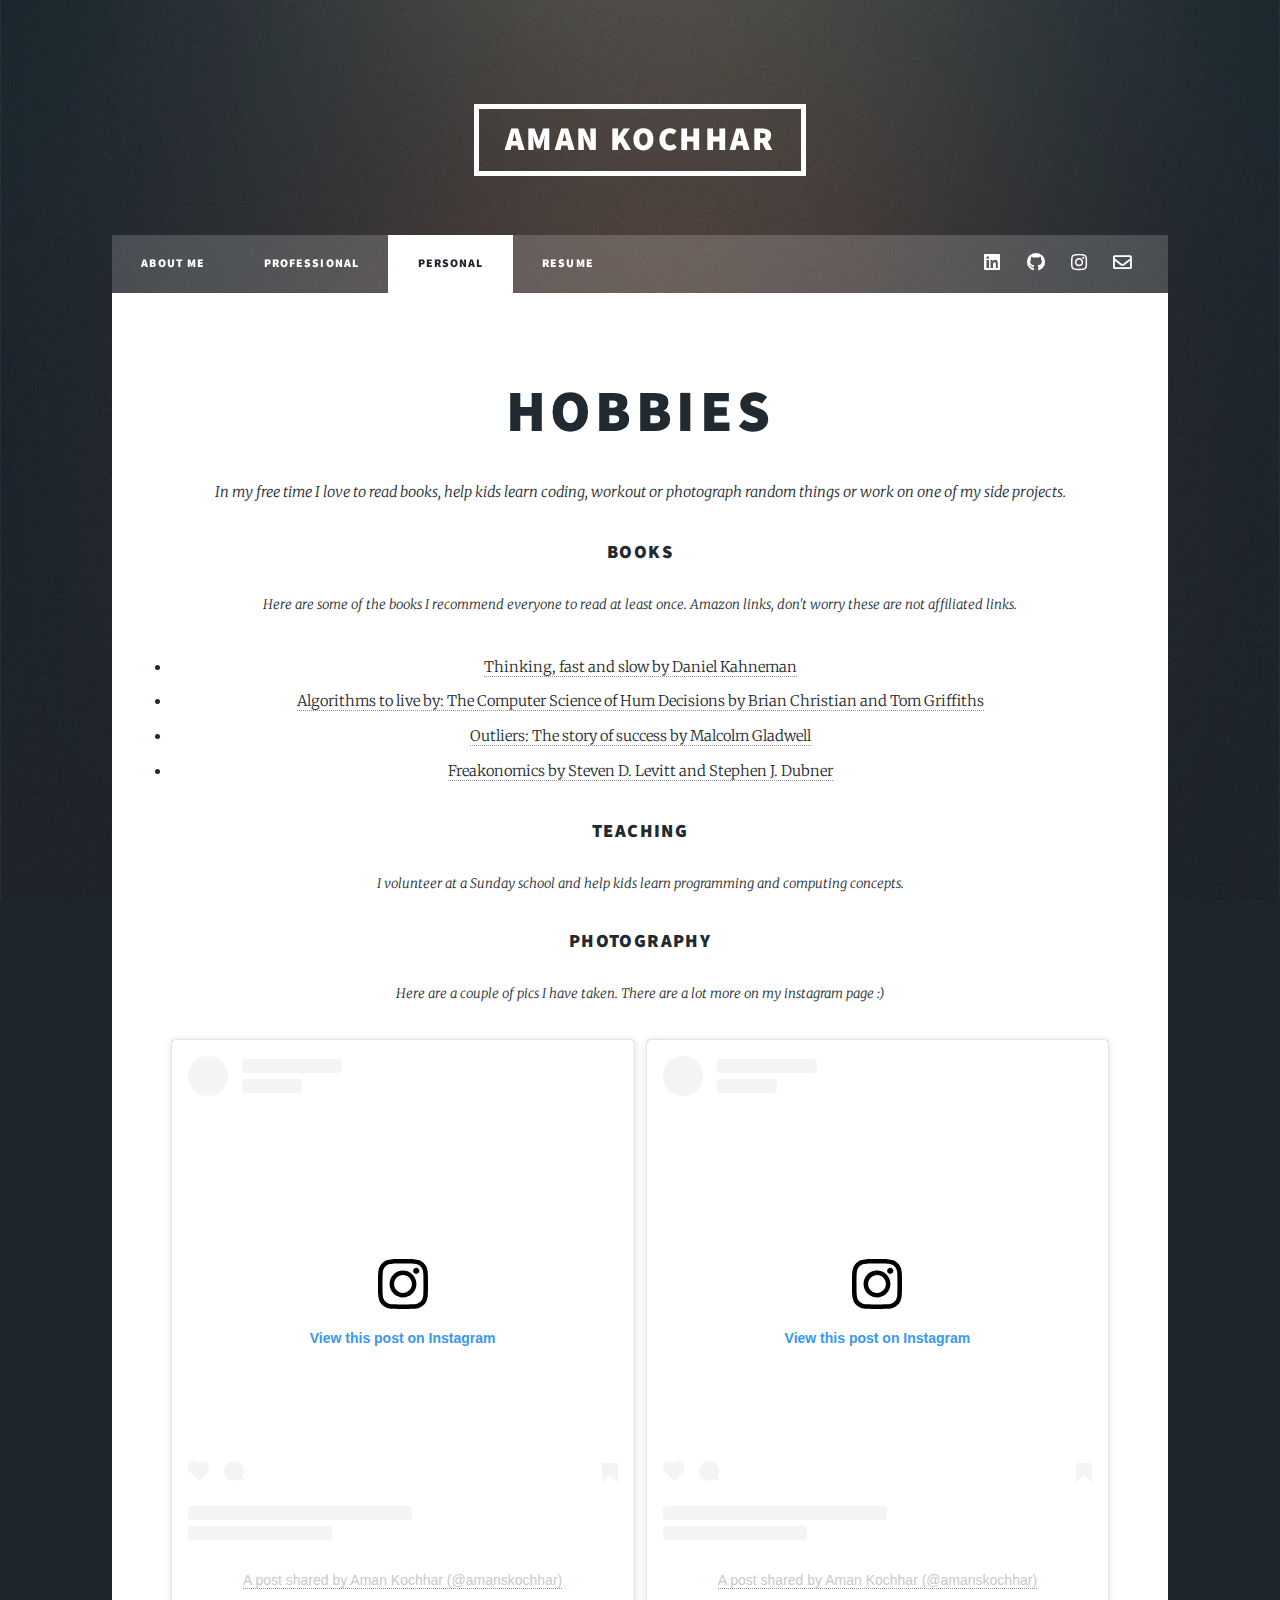
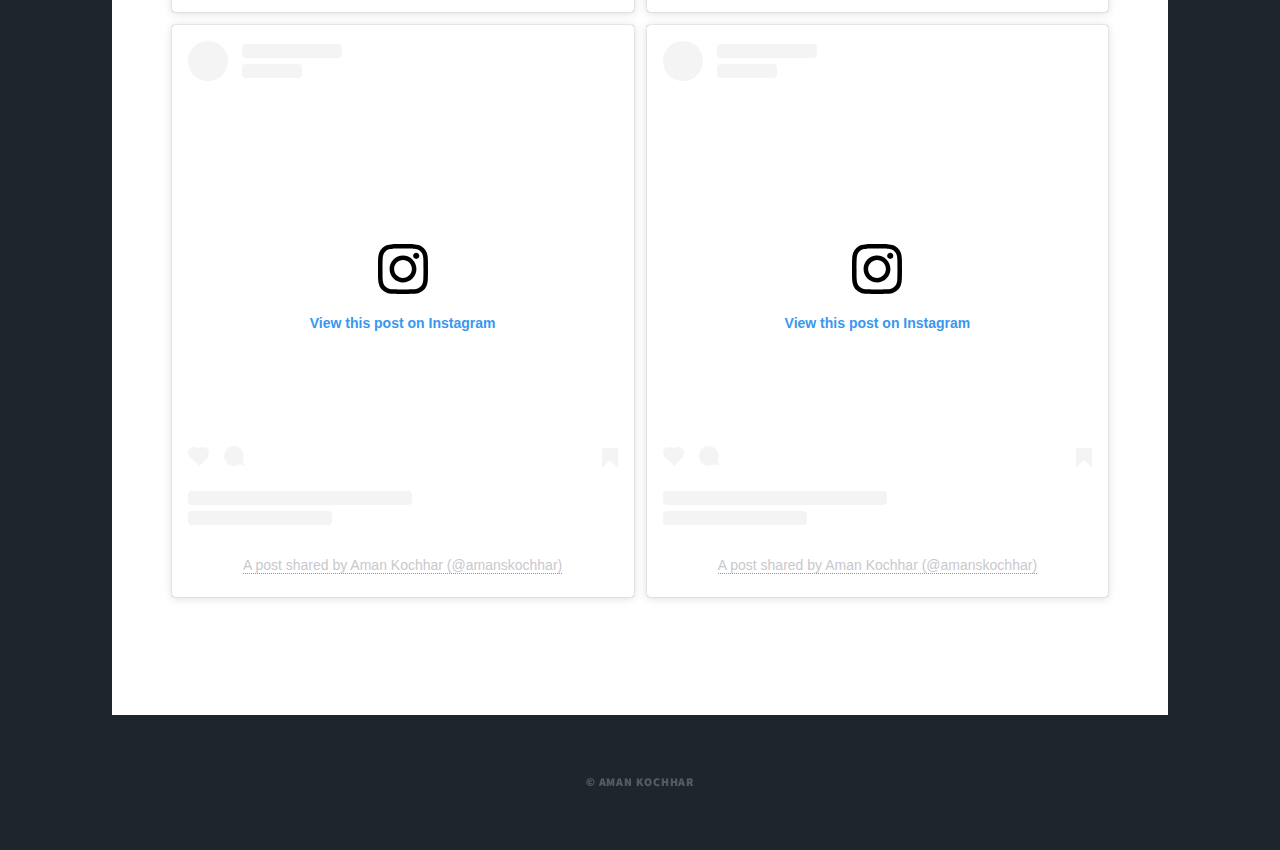
<file: personal.html>
<!DOCTYPE HTML>
<!--
	Massively by HTML5 UP
	html5up.net | @ajlkn
	Free for personal and commercial use under the CCA 3.0 license (html5up.net/license)
-->
<html>
	<head>
		<title>Aman Kochhar</title>
		<meta charset="utf-8" />
		<meta name="viewport" content="width=device-width, initial-scale=1, user-scalable=no" />
		<link rel="stylesheet" href="assets/css/main.css" />
		<noscript><link rel="stylesheet" href="assets/css/noscript.css" /></noscript>
	</head>
	<body class="is-preload">

		<!-- Wrapper -->
			<div id="wrapper">

				<!-- Header -->
				<header id="header">
					<a class="logo">Aman Kochhar</a>
				</header>

				<!-- Nav -->
					<nav id="nav">
						<ul class="links">
							<li><a href="index.html">About Me</a></li>
							<li><a href="work.html">Professional</a></li>
							<li class="active"><a>Personal</a></li>
							<li><a href="resume.html">Resume</a></li>
						</ul>
						<ul class="icons">
							<li><a href="https://www.linkedin.com/in/best-data-engineer/" class="icon brands fa-linkedin" target="_blank" rel="noopener noreferrer"><span class="label">LinkedIn</span></a></li>
							<li><a href="https://github.com/amankochhar" class="icon brands fa-github" target="_blank" rel="noopener noreferrer"><span class="label">GitHub</span></a></li>
							<li><a href="https://www.instagram.com/amanskochhar/" class="icon brands fa-instagram" target="_blank" rel="noopener noreferrer"><span class="label">Instagram</span></a></li>
							<li><a href="mailto:amanskochhar@gmail.com" class="icon fa-regular fa-envelope" target="_blank" rel="noopener noreferrer"><span class="label">Email</span></a></li>
						</ul>
					</nav>

				<!-- Main -->
				<div id="main">

					<!-- Featured Post -->
						<article class="post featured">
							<header class="major">
								<h2><a>Hobbies</a></h2>
								<p>
									In my free time I love to read books, help kids learn coding, workout or photograph random things or work on one of my side projects.
								</p>
								<h3>Books</h3>
								<p>
									Here are some of the books I recommend everyone to read at least once. Amazon links, don't worry these are not affiliated links.
									<li><a href="https://a.co/d/izkmQPP" style="text-align: left;">Thinking, fast and slow by Daniel Kahneman</a></li>
									<li><a href="https://a.co/d/ccqlplA" style="text-align: left;">Algorithms to live by: The Computer Science of Hum Decisions by Brian Christian and Tom Griffiths</a></li>
									<li><a href="https://a.co/d/8rTp9MR" style="text-align: left;">Outliers: The story of success by Malcolm Gladwell</a></li>
									<li><a href="https://a.co/d/4OvA6cw" style="text-align: left;">Freakonomics by Steven D. Levitt and Stephen J. Dubner</a></li>
								</p>
								<h3>Teaching</h3>
								<p>I volunteer at a Sunday school and help kids learn programming and computing concepts.</p>
								<h3>Photography</h3>
								<p>
									Here are a couple of pics I have taken. There are a lot more on my instagram page :)

									<div class="box alt">
										<div class="row gtr-50 gtr-uniform">
											<div class="col-6"><span class="image fit"> <blockquote class="instagram-media" data-instgrm-permalink="https://www.instagram.com/p/CxCuM2YOx4r/?utm_source=ig_embed&amp;utm_campaign=loading" data-instgrm-version="14" style=" background:#FFF; border:0; border-radius:3px; box-shadow:0 0 1px 0 rgba(0,0,0,0.5),0 1px 10px 0 rgba(0,0,0,0.15); margin: 1px; max-width:540px; min-width:326px; padding:0; width:99.375%; width:-webkit-calc(100% - 2px); width:calc(100% - 2px);"><div style="padding:16px;"> <a href="https://www.instagram.com/p/CxCuM2YOx4r/?utm_source=ig_embed&amp;utm_campaign=loading" style=" background:#FFFFFF; line-height:0; padding:0 0; text-align:center; text-decoration:none; width:100%;" target="_blank"> <div style=" display: flex; flex-direction: row; align-items: center;"> <div style="background-color: #F4F4F4; border-radius: 50%; flex-grow: 0; height: 40px; margin-right: 14px; width: 40px;"></div> <div style="display: flex; flex-direction: column; flex-grow: 1; justify-content: center;"> <div style=" background-color: #F4F4F4; border-radius: 4px; flex-grow: 0; height: 14px; margin-bottom: 6px; width: 100px;"></div> <div style=" background-color: #F4F4F4; border-radius: 4px; flex-grow: 0; height: 14px; width: 60px;"></div></div></div><div style="padding: 19% 0;"></div> <div style="display:block; height:50px; margin:0 auto 12px; width:50px;"><svg width="50px" height="50px" viewBox="0 0 60 60" version="1.1" xmlns="https://www.w3.org/2000/svg" xmlns:xlink="https://www.w3.org/1999/xlink"><g stroke="none" stroke-width="1" fill="none" fill-rule="evenodd"><g transform="translate(-511.000000, -20.000000)" fill="#000000"><g><path d="M556.869,30.41 C554.814,30.41 553.148,32.076 553.148,34.131 C553.148,36.186 554.814,37.852 556.869,37.852 C558.924,37.852 560.59,36.186 560.59,34.131 C560.59,32.076 558.924,30.41 556.869,30.41 M541,60.657 C535.114,60.657 530.342,55.887 530.342,50 C530.342,44.114 535.114,39.342 541,39.342 C546.887,39.342 551.658,44.114 551.658,50 C551.658,55.887 546.887,60.657 541,60.657 M541,33.886 C532.1,33.886 524.886,41.1 524.886,50 C524.886,58.899 532.1,66.113 541,66.113 C549.9,66.113 557.115,58.899 557.115,50 C557.115,41.1 549.9,33.886 541,33.886 M565.378,62.101 C565.244,65.022 564.756,66.606 564.346,67.663 C563.803,69.06 563.154,70.057 562.106,71.106 C561.058,72.155 560.06,72.803 558.662,73.347 C557.607,73.757 556.021,74.244 553.102,74.378 C549.944,74.521 548.997,74.552 541,74.552 C533.003,74.552 532.056,74.521 528.898,74.378 C525.979,74.244 524.393,73.757 523.338,73.347 C521.94,72.803 520.942,72.155 519.894,71.106 C518.846,70.057 518.197,69.06 517.654,67.663 C517.244,66.606 516.755,65.022 516.623,62.101 C516.479,58.943 516.448,57.996 516.448,50 C516.448,42.003 516.479,41.056 516.623,37.899 C516.755,34.978 517.244,33.391 517.654,32.338 C518.197,30.938 518.846,29.942 519.894,28.894 C520.942,27.846 521.94,27.196 523.338,26.654 C524.393,26.244 525.979,25.756 528.898,25.623 C532.057,25.479 533.004,25.448 541,25.448 C548.997,25.448 549.943,25.479 553.102,25.623 C556.021,25.756 557.607,26.244 558.662,26.654 C560.06,27.196 561.058,27.846 562.106,28.894 C563.154,29.942 563.803,30.938 564.346,32.338 C564.756,33.391 565.244,34.978 565.378,37.899 C565.522,41.056 565.552,42.003 565.552,50 C565.552,57.996 565.522,58.943 565.378,62.101 M570.82,37.631 C570.674,34.438 570.167,32.258 569.425,30.349 C568.659,28.377 567.633,26.702 565.965,25.035 C564.297,23.368 562.623,22.342 560.652,21.575 C558.743,20.834 556.562,20.326 553.369,20.18 C550.169,20.033 549.148,20 541,20 C532.853,20 531.831,20.033 528.631,20.18 C525.438,20.326 523.257,20.834 521.349,21.575 C519.376,22.342 517.703,23.368 516.035,25.035 C514.368,26.702 513.342,28.377 512.574,30.349 C511.834,32.258 511.326,34.438 511.181,37.631 C511.035,40.831 511,41.851 511,50 C511,58.147 511.035,59.17 511.181,62.369 C511.326,65.562 511.834,67.743 512.574,69.651 C513.342,71.625 514.368,73.296 516.035,74.965 C517.703,76.634 519.376,77.658 521.349,78.425 C523.257,79.167 525.438,79.673 528.631,79.82 C531.831,79.965 532.853,80.001 541,80.001 C549.148,80.001 550.169,79.965 553.369,79.82 C556.562,79.673 558.743,79.167 560.652,78.425 C562.623,77.658 564.297,76.634 565.965,74.965 C567.633,73.296 568.659,71.625 569.425,69.651 C570.167,67.743 570.674,65.562 570.82,62.369 C570.966,59.17 571,58.147 571,50 C571,41.851 570.966,40.831 570.82,37.631"></path></g></g></g></svg></div><div style="padding-top: 8px;"> <div style=" color:#3897f0; font-family:Arial,sans-serif; font-size:14px; font-style:normal; font-weight:550; line-height:18px;">View this post on Instagram</div></div><div style="padding: 12.5% 0;"></div> <div style="display: flex; flex-direction: row; margin-bottom: 14px; align-items: center;"><div> <div style="background-color: #F4F4F4; border-radius: 50%; height: 12.5px; width: 12.5px; transform: translateX(0px) translateY(7px);"></div> <div style="background-color: #F4F4F4; height: 12.5px; transform: rotate(-45deg) translateX(3px) translateY(1px); width: 12.5px; flex-grow: 0; margin-right: 14px; margin-left: 2px;"></div> <div style="background-color: #F4F4F4; border-radius: 50%; height: 12.5px; width: 12.5px; transform: translateX(9px) translateY(-18px);"></div></div><div style="margin-left: 8px;"> <div style=" background-color: #F4F4F4; border-radius: 50%; flex-grow: 0; height: 20px; width: 20px;"></div> <div style=" width: 0; height: 0; border-top: 2px solid transparent; border-left: 6px solid #f4f4f4; border-bottom: 2px solid transparent; transform: translateX(16px) translateY(-4px) rotate(30deg)"></div></div><div style="margin-left: auto;"> <div style=" width: 0px; border-top: 8px solid #F4F4F4; border-right: 8px solid transparent; transform: translateY(16px);"></div> <div style=" background-color: #F4F4F4; flex-grow: 0; height: 12px; width: 16px; transform: translateY(-4px);"></div> <div style=" width: 0; height: 0; border-top: 8px solid #F4F4F4; border-left: 8px solid transparent; transform: translateY(-4px) translateX(8px);"></div></div></div> <div style="display: flex; flex-direction: column; flex-grow: 1; justify-content: center; margin-bottom: 24px;"> <div style=" background-color: #F4F4F4; border-radius: 4px; flex-grow: 0; height: 14px; margin-bottom: 6px; width: 224px;"></div> <div style=" background-color: #F4F4F4; border-radius: 4px; flex-grow: 0; height: 14px; width: 144px;"></div></div></a><p style=" color:#c9c8cd; font-family:Arial,sans-serif; font-size:14px; line-height:17px; margin-bottom:0; margin-top:8px; overflow:hidden; padding:8px 0 7px; text-align:center; text-overflow:ellipsis; white-space:nowrap;"><a href="https://www.instagram.com/p/CxCuM2YOx4r/?utm_source=ig_embed&amp;utm_campaign=loading" style=" color:#c9c8cd; font-family:Arial,sans-serif; font-size:14px; font-style:normal; font-weight:normal; line-height:17px; text-decoration:none;" target="_blank">A post shared by Aman Kochhar (@amanskochhar)</a></p></div></blockquote> <script async src="https://www.instagram.com/embed.js"></script> </span></div>
											<div class="col-6"><span class="image fit"> <blockquote class="instagram-media" data-instgrm-permalink="https://www.instagram.com/p/C2YebJRRFYc/?utm_source=ig_embed&amp;utm_campaign=loading" data-instgrm-version="14" style=" background:#FFF; border:0; border-radius:3px; box-shadow:0 0 1px 0 rgba(0,0,0,0.5),0 1px 10px 0 rgba(0,0,0,0.15); margin: 1px; max-width:540px; min-width:326px; padding:0; width:99.375%; width:-webkit-calc(100% - 2px); width:calc(100% - 2px);"><div style="padding:16px;"> <a href="https://www.instagram.com/p/C2YebJRRFYc/?utm_source=ig_embed&amp;utm_campaign=loading" style=" background:#FFFFFF; line-height:0; padding:0 0; text-align:center; text-decoration:none; width:100%;" target="_blank"> <div style=" display: flex; flex-direction: row; align-items: center;"> <div style="background-color: #F4F4F4; border-radius: 50%; flex-grow: 0; height: 40px; margin-right: 14px; width: 40px;"></div> <div style="display: flex; flex-direction: column; flex-grow: 1; justify-content: center;"> <div style=" background-color: #F4F4F4; border-radius: 4px; flex-grow: 0; height: 14px; margin-bottom: 6px; width: 100px;"></div> <div style=" background-color: #F4F4F4; border-radius: 4px; flex-grow: 0; height: 14px; width: 60px;"></div></div></div><div style="padding: 19% 0;"></div> <div style="display:block; height:50px; margin:0 auto 12px; width:50px;"><svg width="50px" height="50px" viewBox="0 0 60 60" version="1.1" xmlns="https://www.w3.org/2000/svg" xmlns:xlink="https://www.w3.org/1999/xlink"><g stroke="none" stroke-width="1" fill="none" fill-rule="evenodd"><g transform="translate(-511.000000, -20.000000)" fill="#000000"><g><path d="M556.869,30.41 C554.814,30.41 553.148,32.076 553.148,34.131 C553.148,36.186 554.814,37.852 556.869,37.852 C558.924,37.852 560.59,36.186 560.59,34.131 C560.59,32.076 558.924,30.41 556.869,30.41 M541,60.657 C535.114,60.657 530.342,55.887 530.342,50 C530.342,44.114 535.114,39.342 541,39.342 C546.887,39.342 551.658,44.114 551.658,50 C551.658,55.887 546.887,60.657 541,60.657 M541,33.886 C532.1,33.886 524.886,41.1 524.886,50 C524.886,58.899 532.1,66.113 541,66.113 C549.9,66.113 557.115,58.899 557.115,50 C557.115,41.1 549.9,33.886 541,33.886 M565.378,62.101 C565.244,65.022 564.756,66.606 564.346,67.663 C563.803,69.06 563.154,70.057 562.106,71.106 C561.058,72.155 560.06,72.803 558.662,73.347 C557.607,73.757 556.021,74.244 553.102,74.378 C549.944,74.521 548.997,74.552 541,74.552 C533.003,74.552 532.056,74.521 528.898,74.378 C525.979,74.244 524.393,73.757 523.338,73.347 C521.94,72.803 520.942,72.155 519.894,71.106 C518.846,70.057 518.197,69.06 517.654,67.663 C517.244,66.606 516.755,65.022 516.623,62.101 C516.479,58.943 516.448,57.996 516.448,50 C516.448,42.003 516.479,41.056 516.623,37.899 C516.755,34.978 517.244,33.391 517.654,32.338 C518.197,30.938 518.846,29.942 519.894,28.894 C520.942,27.846 521.94,27.196 523.338,26.654 C524.393,26.244 525.979,25.756 528.898,25.623 C532.057,25.479 533.004,25.448 541,25.448 C548.997,25.448 549.943,25.479 553.102,25.623 C556.021,25.756 557.607,26.244 558.662,26.654 C560.06,27.196 561.058,27.846 562.106,28.894 C563.154,29.942 563.803,30.938 564.346,32.338 C564.756,33.391 565.244,34.978 565.378,37.899 C565.522,41.056 565.552,42.003 565.552,50 C565.552,57.996 565.522,58.943 565.378,62.101 M570.82,37.631 C570.674,34.438 570.167,32.258 569.425,30.349 C568.659,28.377 567.633,26.702 565.965,25.035 C564.297,23.368 562.623,22.342 560.652,21.575 C558.743,20.834 556.562,20.326 553.369,20.18 C550.169,20.033 549.148,20 541,20 C532.853,20 531.831,20.033 528.631,20.18 C525.438,20.326 523.257,20.834 521.349,21.575 C519.376,22.342 517.703,23.368 516.035,25.035 C514.368,26.702 513.342,28.377 512.574,30.349 C511.834,32.258 511.326,34.438 511.181,37.631 C511.035,40.831 511,41.851 511,50 C511,58.147 511.035,59.17 511.181,62.369 C511.326,65.562 511.834,67.743 512.574,69.651 C513.342,71.625 514.368,73.296 516.035,74.965 C517.703,76.634 519.376,77.658 521.349,78.425 C523.257,79.167 525.438,79.673 528.631,79.82 C531.831,79.965 532.853,80.001 541,80.001 C549.148,80.001 550.169,79.965 553.369,79.82 C556.562,79.673 558.743,79.167 560.652,78.425 C562.623,77.658 564.297,76.634 565.965,74.965 C567.633,73.296 568.659,71.625 569.425,69.651 C570.167,67.743 570.674,65.562 570.82,62.369 C570.966,59.17 571,58.147 571,50 C571,41.851 570.966,40.831 570.82,37.631"></path></g></g></g></svg></div><div style="padding-top: 8px;"> <div style=" color:#3897f0; font-family:Arial,sans-serif; font-size:14px; font-style:normal; font-weight:550; line-height:18px;">View this post on Instagram</div></div><div style="padding: 12.5% 0;"></div> <div style="display: flex; flex-direction: row; margin-bottom: 14px; align-items: center;"><div> <div style="background-color: #F4F4F4; border-radius: 50%; height: 12.5px; width: 12.5px; transform: translateX(0px) translateY(7px);"></div> <div style="background-color: #F4F4F4; height: 12.5px; transform: rotate(-45deg) translateX(3px) translateY(1px); width: 12.5px; flex-grow: 0; margin-right: 14px; margin-left: 2px;"></div> <div style="background-color: #F4F4F4; border-radius: 50%; height: 12.5px; width: 12.5px; transform: translateX(9px) translateY(-18px);"></div></div><div style="margin-left: 8px;"> <div style=" background-color: #F4F4F4; border-radius: 50%; flex-grow: 0; height: 20px; width: 20px;"></div> <div style=" width: 0; height: 0; border-top: 2px solid transparent; border-left: 6px solid #f4f4f4; border-bottom: 2px solid transparent; transform: translateX(16px) translateY(-4px) rotate(30deg)"></div></div><div style="margin-left: auto;"> <div style=" width: 0px; border-top: 8px solid #F4F4F4; border-right: 8px solid transparent; transform: translateY(16px);"></div> <div style=" background-color: #F4F4F4; flex-grow: 0; height: 12px; width: 16px; transform: translateY(-4px);"></div> <div style=" width: 0; height: 0; border-top: 8px solid #F4F4F4; border-left: 8px solid transparent; transform: translateY(-4px) translateX(8px);"></div></div></div> <div style="display: flex; flex-direction: column; flex-grow: 1; justify-content: center; margin-bottom: 24px;"> <div style=" background-color: #F4F4F4; border-radius: 4px; flex-grow: 0; height: 14px; margin-bottom: 6px; width: 224px;"></div> <div style=" background-color: #F4F4F4; border-radius: 4px; flex-grow: 0; height: 14px; width: 144px;"></div></div></a><p style=" color:#c9c8cd; font-family:Arial,sans-serif; font-size:14px; line-height:17px; margin-bottom:0; margin-top:8px; overflow:hidden; padding:8px 0 7px; text-align:center; text-overflow:ellipsis; white-space:nowrap;"><a href="https://www.instagram.com/p/C2YebJRRFYc/?utm_source=ig_embed&amp;utm_campaign=loading" style=" color:#c9c8cd; font-family:Arial,sans-serif; font-size:14px; font-style:normal; font-weight:normal; line-height:17px; text-decoration:none;" target="_blank">A post shared by Aman Kochhar (@amanskochhar)</a></p></div></blockquote> <script async src="https://www.instagram.com/embed.js"></script> </span></div>
											<div class="col-6"><span class="image fit"> <blockquote class="instagram-media" data-instgrm-permalink="https://www.instagram.com/p/C3SjqM_gFUv/?utm_source=ig_embed&amp;utm_campaign=loading" data-instgrm-version="14" style=" background:#FFF; border:0; border-radius:3px; box-shadow:0 0 1px 0 rgba(0,0,0,0.5),0 1px 10px 0 rgba(0,0,0,0.15); margin: 1px; max-width:540px; min-width:326px; padding:0; width:99.375%; width:-webkit-calc(100% - 2px); width:calc(100% - 2px);"><div style="padding:16px;"> <a href="https://www.instagram.com/p/C3SjqM_gFUv/?utm_source=ig_embed&amp;utm_campaign=loading" style=" background:#FFFFFF; line-height:0; padding:0 0; text-align:center; text-decoration:none; width:100%;" target="_blank"> <div style=" display: flex; flex-direction: row; align-items: center;"> <div style="background-color: #F4F4F4; border-radius: 50%; flex-grow: 0; height: 40px; margin-right: 14px; width: 40px;"></div> <div style="display: flex; flex-direction: column; flex-grow: 1; justify-content: center;"> <div style=" background-color: #F4F4F4; border-radius: 4px; flex-grow: 0; height: 14px; margin-bottom: 6px; width: 100px;"></div> <div style=" background-color: #F4F4F4; border-radius: 4px; flex-grow: 0; height: 14px; width: 60px;"></div></div></div><div style="padding: 19% 0;"></div> <div style="display:block; height:50px; margin:0 auto 12px; width:50px;"><svg width="50px" height="50px" viewBox="0 0 60 60" version="1.1" xmlns="https://www.w3.org/2000/svg" xmlns:xlink="https://www.w3.org/1999/xlink"><g stroke="none" stroke-width="1" fill="none" fill-rule="evenodd"><g transform="translate(-511.000000, -20.000000)" fill="#000000"><g><path d="M556.869,30.41 C554.814,30.41 553.148,32.076 553.148,34.131 C553.148,36.186 554.814,37.852 556.869,37.852 C558.924,37.852 560.59,36.186 560.59,34.131 C560.59,32.076 558.924,30.41 556.869,30.41 M541,60.657 C535.114,60.657 530.342,55.887 530.342,50 C530.342,44.114 535.114,39.342 541,39.342 C546.887,39.342 551.658,44.114 551.658,50 C551.658,55.887 546.887,60.657 541,60.657 M541,33.886 C532.1,33.886 524.886,41.1 524.886,50 C524.886,58.899 532.1,66.113 541,66.113 C549.9,66.113 557.115,58.899 557.115,50 C557.115,41.1 549.9,33.886 541,33.886 M565.378,62.101 C565.244,65.022 564.756,66.606 564.346,67.663 C563.803,69.06 563.154,70.057 562.106,71.106 C561.058,72.155 560.06,72.803 558.662,73.347 C557.607,73.757 556.021,74.244 553.102,74.378 C549.944,74.521 548.997,74.552 541,74.552 C533.003,74.552 532.056,74.521 528.898,74.378 C525.979,74.244 524.393,73.757 523.338,73.347 C521.94,72.803 520.942,72.155 519.894,71.106 C518.846,70.057 518.197,69.06 517.654,67.663 C517.244,66.606 516.755,65.022 516.623,62.101 C516.479,58.943 516.448,57.996 516.448,50 C516.448,42.003 516.479,41.056 516.623,37.899 C516.755,34.978 517.244,33.391 517.654,32.338 C518.197,30.938 518.846,29.942 519.894,28.894 C520.942,27.846 521.94,27.196 523.338,26.654 C524.393,26.244 525.979,25.756 528.898,25.623 C532.057,25.479 533.004,25.448 541,25.448 C548.997,25.448 549.943,25.479 553.102,25.623 C556.021,25.756 557.607,26.244 558.662,26.654 C560.06,27.196 561.058,27.846 562.106,28.894 C563.154,29.942 563.803,30.938 564.346,32.338 C564.756,33.391 565.244,34.978 565.378,37.899 C565.522,41.056 565.552,42.003 565.552,50 C565.552,57.996 565.522,58.943 565.378,62.101 M570.82,37.631 C570.674,34.438 570.167,32.258 569.425,30.349 C568.659,28.377 567.633,26.702 565.965,25.035 C564.297,23.368 562.623,22.342 560.652,21.575 C558.743,20.834 556.562,20.326 553.369,20.18 C550.169,20.033 549.148,20 541,20 C532.853,20 531.831,20.033 528.631,20.18 C525.438,20.326 523.257,20.834 521.349,21.575 C519.376,22.342 517.703,23.368 516.035,25.035 C514.368,26.702 513.342,28.377 512.574,30.349 C511.834,32.258 511.326,34.438 511.181,37.631 C511.035,40.831 511,41.851 511,50 C511,58.147 511.035,59.17 511.181,62.369 C511.326,65.562 511.834,67.743 512.574,69.651 C513.342,71.625 514.368,73.296 516.035,74.965 C517.703,76.634 519.376,77.658 521.349,78.425 C523.257,79.167 525.438,79.673 528.631,79.82 C531.831,79.965 532.853,80.001 541,80.001 C549.148,80.001 550.169,79.965 553.369,79.82 C556.562,79.673 558.743,79.167 560.652,78.425 C562.623,77.658 564.297,76.634 565.965,74.965 C567.633,73.296 568.659,71.625 569.425,69.651 C570.167,67.743 570.674,65.562 570.82,62.369 C570.966,59.17 571,58.147 571,50 C571,41.851 570.966,40.831 570.82,37.631"></path></g></g></g></svg></div><div style="padding-top: 8px;"> <div style=" color:#3897f0; font-family:Arial,sans-serif; font-size:14px; font-style:normal; font-weight:550; line-height:18px;">View this post on Instagram</div></div><div style="padding: 12.5% 0;"></div> <div style="display: flex; flex-direction: row; margin-bottom: 14px; align-items: center;"><div> <div style="background-color: #F4F4F4; border-radius: 50%; height: 12.5px; width: 12.5px; transform: translateX(0px) translateY(7px);"></div> <div style="background-color: #F4F4F4; height: 12.5px; transform: rotate(-45deg) translateX(3px) translateY(1px); width: 12.5px; flex-grow: 0; margin-right: 14px; margin-left: 2px;"></div> <div style="background-color: #F4F4F4; border-radius: 50%; height: 12.5px; width: 12.5px; transform: translateX(9px) translateY(-18px);"></div></div><div style="margin-left: 8px;"> <div style=" background-color: #F4F4F4; border-radius: 50%; flex-grow: 0; height: 20px; width: 20px;"></div> <div style=" width: 0; height: 0; border-top: 2px solid transparent; border-left: 6px solid #f4f4f4; border-bottom: 2px solid transparent; transform: translateX(16px) translateY(-4px) rotate(30deg)"></div></div><div style="margin-left: auto;"> <div style=" width: 0px; border-top: 8px solid #F4F4F4; border-right: 8px solid transparent; transform: translateY(16px);"></div> <div style=" background-color: #F4F4F4; flex-grow: 0; height: 12px; width: 16px; transform: translateY(-4px);"></div> <div style=" width: 0; height: 0; border-top: 8px solid #F4F4F4; border-left: 8px solid transparent; transform: translateY(-4px) translateX(8px);"></div></div></div> <div style="display: flex; flex-direction: column; flex-grow: 1; justify-content: center; margin-bottom: 24px;"> <div style=" background-color: #F4F4F4; border-radius: 4px; flex-grow: 0; height: 14px; margin-bottom: 6px; width: 224px;"></div> <div style=" background-color: #F4F4F4; border-radius: 4px; flex-grow: 0; height: 14px; width: 144px;"></div></div></a><p style=" color:#c9c8cd; font-family:Arial,sans-serif; font-size:14px; line-height:17px; margin-bottom:0; margin-top:8px; overflow:hidden; padding:8px 0 7px; text-align:center; text-overflow:ellipsis; white-space:nowrap;"><a href="https://www.instagram.com/p/C3SjqM_gFUv/?utm_source=ig_embed&amp;utm_campaign=loading" style=" color:#c9c8cd; font-family:Arial,sans-serif; font-size:14px; font-style:normal; font-weight:normal; line-height:17px; text-decoration:none;" target="_blank">A post shared by Aman Kochhar (@amanskochhar)</a></p></div></blockquote> <script async src="https://www.instagram.com/embed.js"></script> </span></div>
											<div class="col-6"><span class="image fit"> <blockquote class="instagram-media" data-instgrm-permalink="https://www.instagram.com/p/Ct0zqAYOCqX/?utm_source=ig_embed&amp;utm_campaign=loading" data-instgrm-version="14" style=" background:#FFF; border:0; border-radius:3px; box-shadow:0 0 1px 0 rgba(0,0,0,0.5),0 1px 10px 0 rgba(0,0,0,0.15); margin: 1px; max-width:540px; min-width:326px; padding:0; width:99.375%; width:-webkit-calc(100% - 2px); width:calc(100% - 2px);"><div style="padding:16px;"> <a href="https://www.instagram.com/p/Ct0zqAYOCqX/?utm_source=ig_embed&amp;utm_campaign=loading" style=" background:#FFFFFF; line-height:0; padding:0 0; text-align:center; text-decoration:none; width:100%;" target="_blank"> <div style=" display: flex; flex-direction: row; align-items: center;"> <div style="background-color: #F4F4F4; border-radius: 50%; flex-grow: 0; height: 40px; margin-right: 14px; width: 40px;"></div> <div style="display: flex; flex-direction: column; flex-grow: 1; justify-content: center;"> <div style=" background-color: #F4F4F4; border-radius: 4px; flex-grow: 0; height: 14px; margin-bottom: 6px; width: 100px;"></div> <div style=" background-color: #F4F4F4; border-radius: 4px; flex-grow: 0; height: 14px; width: 60px;"></div></div></div><div style="padding: 19% 0;"></div> <div style="display:block; height:50px; margin:0 auto 12px; width:50px;"><svg width="50px" height="50px" viewBox="0 0 60 60" version="1.1" xmlns="https://www.w3.org/2000/svg" xmlns:xlink="https://www.w3.org/1999/xlink"><g stroke="none" stroke-width="1" fill="none" fill-rule="evenodd"><g transform="translate(-511.000000, -20.000000)" fill="#000000"><g><path d="M556.869,30.41 C554.814,30.41 553.148,32.076 553.148,34.131 C553.148,36.186 554.814,37.852 556.869,37.852 C558.924,37.852 560.59,36.186 560.59,34.131 C560.59,32.076 558.924,30.41 556.869,30.41 M541,60.657 C535.114,60.657 530.342,55.887 530.342,50 C530.342,44.114 535.114,39.342 541,39.342 C546.887,39.342 551.658,44.114 551.658,50 C551.658,55.887 546.887,60.657 541,60.657 M541,33.886 C532.1,33.886 524.886,41.1 524.886,50 C524.886,58.899 532.1,66.113 541,66.113 C549.9,66.113 557.115,58.899 557.115,50 C557.115,41.1 549.9,33.886 541,33.886 M565.378,62.101 C565.244,65.022 564.756,66.606 564.346,67.663 C563.803,69.06 563.154,70.057 562.106,71.106 C561.058,72.155 560.06,72.803 558.662,73.347 C557.607,73.757 556.021,74.244 553.102,74.378 C549.944,74.521 548.997,74.552 541,74.552 C533.003,74.552 532.056,74.521 528.898,74.378 C525.979,74.244 524.393,73.757 523.338,73.347 C521.94,72.803 520.942,72.155 519.894,71.106 C518.846,70.057 518.197,69.06 517.654,67.663 C517.244,66.606 516.755,65.022 516.623,62.101 C516.479,58.943 516.448,57.996 516.448,50 C516.448,42.003 516.479,41.056 516.623,37.899 C516.755,34.978 517.244,33.391 517.654,32.338 C518.197,30.938 518.846,29.942 519.894,28.894 C520.942,27.846 521.94,27.196 523.338,26.654 C524.393,26.244 525.979,25.756 528.898,25.623 C532.057,25.479 533.004,25.448 541,25.448 C548.997,25.448 549.943,25.479 553.102,25.623 C556.021,25.756 557.607,26.244 558.662,26.654 C560.06,27.196 561.058,27.846 562.106,28.894 C563.154,29.942 563.803,30.938 564.346,32.338 C564.756,33.391 565.244,34.978 565.378,37.899 C565.522,41.056 565.552,42.003 565.552,50 C565.552,57.996 565.522,58.943 565.378,62.101 M570.82,37.631 C570.674,34.438 570.167,32.258 569.425,30.349 C568.659,28.377 567.633,26.702 565.965,25.035 C564.297,23.368 562.623,22.342 560.652,21.575 C558.743,20.834 556.562,20.326 553.369,20.18 C550.169,20.033 549.148,20 541,20 C532.853,20 531.831,20.033 528.631,20.18 C525.438,20.326 523.257,20.834 521.349,21.575 C519.376,22.342 517.703,23.368 516.035,25.035 C514.368,26.702 513.342,28.377 512.574,30.349 C511.834,32.258 511.326,34.438 511.181,37.631 C511.035,40.831 511,41.851 511,50 C511,58.147 511.035,59.17 511.181,62.369 C511.326,65.562 511.834,67.743 512.574,69.651 C513.342,71.625 514.368,73.296 516.035,74.965 C517.703,76.634 519.376,77.658 521.349,78.425 C523.257,79.167 525.438,79.673 528.631,79.82 C531.831,79.965 532.853,80.001 541,80.001 C549.148,80.001 550.169,79.965 553.369,79.82 C556.562,79.673 558.743,79.167 560.652,78.425 C562.623,77.658 564.297,76.634 565.965,74.965 C567.633,73.296 568.659,71.625 569.425,69.651 C570.167,67.743 570.674,65.562 570.82,62.369 C570.966,59.17 571,58.147 571,50 C571,41.851 570.966,40.831 570.82,37.631"></path></g></g></g></svg></div><div style="padding-top: 8px;"> <div style=" color:#3897f0; font-family:Arial,sans-serif; font-size:14px; font-style:normal; font-weight:550; line-height:18px;">View this post on Instagram</div></div><div style="padding: 12.5% 0;"></div> <div style="display: flex; flex-direction: row; margin-bottom: 14px; align-items: center;"><div> <div style="background-color: #F4F4F4; border-radius: 50%; height: 12.5px; width: 12.5px; transform: translateX(0px) translateY(7px);"></div> <div style="background-color: #F4F4F4; height: 12.5px; transform: rotate(-45deg) translateX(3px) translateY(1px); width: 12.5px; flex-grow: 0; margin-right: 14px; margin-left: 2px;"></div> <div style="background-color: #F4F4F4; border-radius: 50%; height: 12.5px; width: 12.5px; transform: translateX(9px) translateY(-18px);"></div></div><div style="margin-left: 8px;"> <div style=" background-color: #F4F4F4; border-radius: 50%; flex-grow: 0; height: 20px; width: 20px;"></div> <div style=" width: 0; height: 0; border-top: 2px solid transparent; border-left: 6px solid #f4f4f4; border-bottom: 2px solid transparent; transform: translateX(16px) translateY(-4px) rotate(30deg)"></div></div><div style="margin-left: auto;"> <div style=" width: 0px; border-top: 8px solid #F4F4F4; border-right: 8px solid transparent; transform: translateY(16px);"></div> <div style=" background-color: #F4F4F4; flex-grow: 0; height: 12px; width: 16px; transform: translateY(-4px);"></div> <div style=" width: 0; height: 0; border-top: 8px solid #F4F4F4; border-left: 8px solid transparent; transform: translateY(-4px) translateX(8px);"></div></div></div> <div style="display: flex; flex-direction: column; flex-grow: 1; justify-content: center; margin-bottom: 24px;"> <div style=" background-color: #F4F4F4; border-radius: 4px; flex-grow: 0; height: 14px; margin-bottom: 6px; width: 224px;"></div> <div style=" background-color: #F4F4F4; border-radius: 4px; flex-grow: 0; height: 14px; width: 144px;"></div></div></a><p style=" color:#c9c8cd; font-family:Arial,sans-serif; font-size:14px; line-height:17px; margin-bottom:0; margin-top:8px; overflow:hidden; padding:8px 0 7px; text-align:center; text-overflow:ellipsis; white-space:nowrap;"><a href="https://www.instagram.com/p/Ct0zqAYOCqX/?utm_source=ig_embed&amp;utm_campaign=loading" style=" color:#c9c8cd; font-family:Arial,sans-serif; font-size:14px; font-style:normal; font-weight:normal; line-height:17px; text-decoration:none;" target="_blank">A post shared by Aman Kochhar (@amanskochhar)</a></p></div></blockquote> <script async src="https://www.instagram.com/embed.js"></script> </span></div>
										</div>
									</div>


									</p>
							</header>
						</article>

				</div>

			<!-- Copyright -->
				<div id="copyright">
					<ul><li>&copy; Aman Kochhar</li></ul>
				</div>

		</div>

		<!-- Scripts -->
			<script src="assets/js/jquery.min.js"></script>
			<script src="assets/js/jquery.scrollex.min.js"></script>
			<script src="assets/js/jquery.scrolly.min.js"></script>
			<script src="assets/js/browser.min.js"></script>
			<script src="assets/js/breakpoints.min.js"></script>
			<script src="assets/js/util.js"></script>
			<script src="assets/js/main.js"></script>

	</body>
</html>
</file>
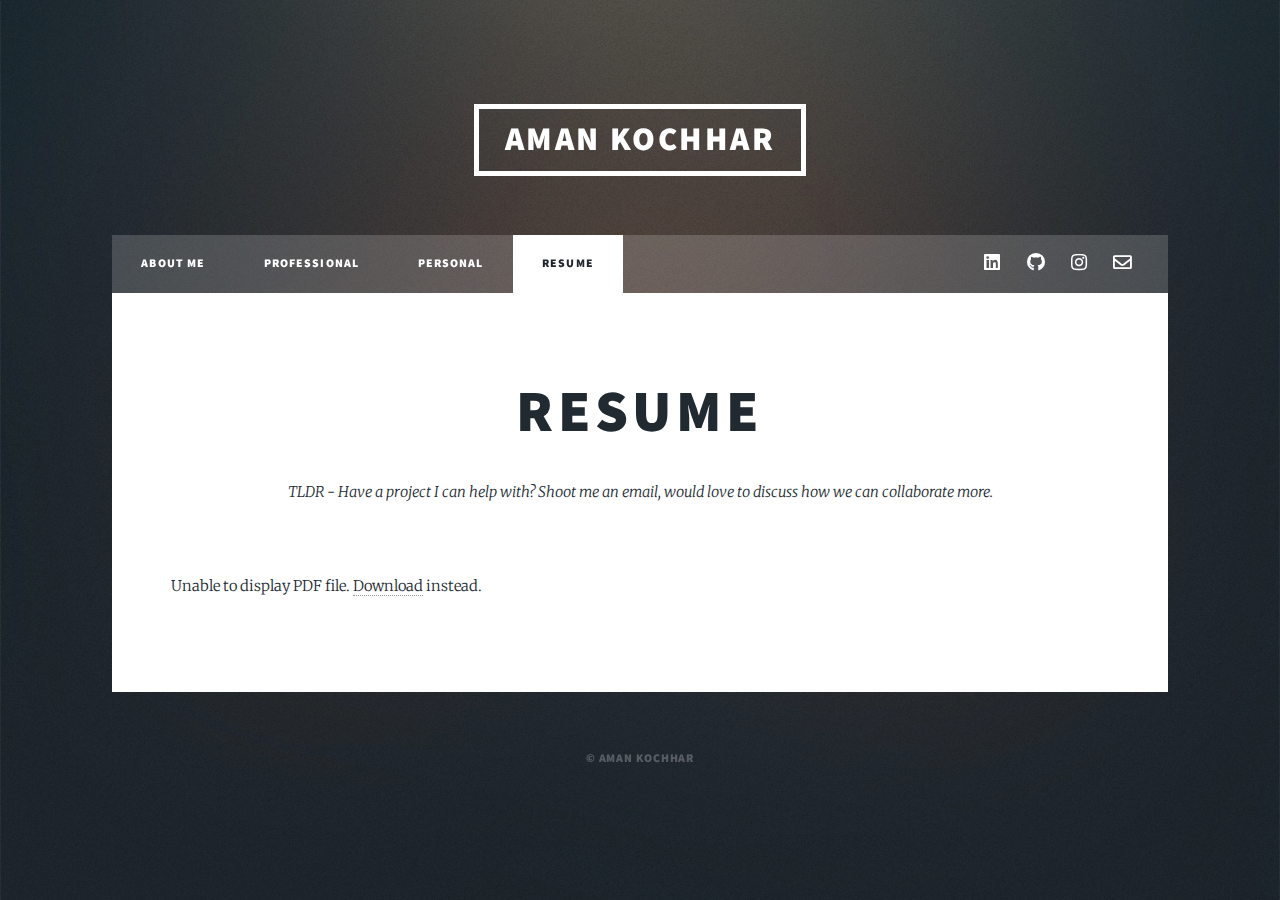
<file: resume.html>
<!DOCTYPE HTML>
<!--
	Massively by HTML5 UP
	html5up.net | @ajlkn
	Free for personal and commercial use under the CCA 3.0 license (html5up.net/license)
-->
<html>
	<head>
		<title>Aman Kochhar</title>
		<meta charset="utf-8" />
		<meta name="viewport" content="width=device-width, initial-scale=1, user-scalable=no" />
		<link rel="stylesheet" href="assets/css/main.css" />
		<noscript><link rel="stylesheet" href="assets/css/noscript.css" /></noscript>
	</head>
	<body class="is-preload">

		<!-- Wrapper -->
			<div id="wrapper">

				<!-- Header -->
				<header id="header">
					<a class="logo">Aman Kochhar</a>
				</header>

				<!-- Nav -->
					<nav id="nav">
						<ul class="links">
							<li><a href="index.html">About Me</a></li>
							<li><a href="work.html">Professional</a></li>
							<li><a href="personal.html">Personal</a></li>
							<li class="active"><a>Resume</a></li>
						</ul>
						<ul class="icons">
							<li><a href="https://www.linkedin.com/in/best-data-engineer/" class="icon brands fa-linkedin" target="_blank" rel="noopener noreferrer"><span class="label">LinkedIn</span></a></li>
							<li><a href="https://github.com/amankochhar" class="icon brands fa-github" target="_blank" rel="noopener noreferrer"><span class="label">GitHub</span></a></li>
							<li><a href="https://www.instagram.com/amanskochhar/" class="icon brands fa-instagram" target="_blank" rel="noopener noreferrer"><span class="label">Instagram</span></a></li>
							<li><a href="mailto:amanskochhar@gmail.com" class="icon fa-regular fa-envelope" target="_blank" rel="noopener noreferrer"><span class="label">Email</span></a></li>
						</ul>
					</nav>

				<!-- Main -->
				<div id="main">

					<!-- Featured Post -->
						<article class="post featured">
							<header class="major">
								<h2><a>Resume</a></h2>
								<p>
									TLDR - Have a project I can help with? Shoot me an email, would love to discuss how we can collaborate more.
								</p>
							</header>
							<object data="/assets/pdf/amankochhar_resume.pdf" type="application/pdf" width="100%" height="1205px">
								<p>Unable to display PDF file. <a href="/assets/pdf/amankochhar_resume.pdf">Download</a> instead.</p>
							</object>
						</article>

						


				</div>

			<!-- Copyright -->
				<div id="copyright">
					<ul><li>&copy; Aman Kochhar</li></ul>
				</div>

		</div>

		<!-- Scripts -->
			<script src="assets/js/jquery.min.js"></script>
			<script src="assets/js/jquery.scrollex.min.js"></script>
			<script src="assets/js/jquery.scrolly.min.js"></script>
			<script src="assets/js/browser.min.js"></script>
			<script src="assets/js/breakpoints.min.js"></script>
			<script src="assets/js/util.js"></script>
			<script src="assets/js/main.js"></script>

	</body>
</html>
</file>
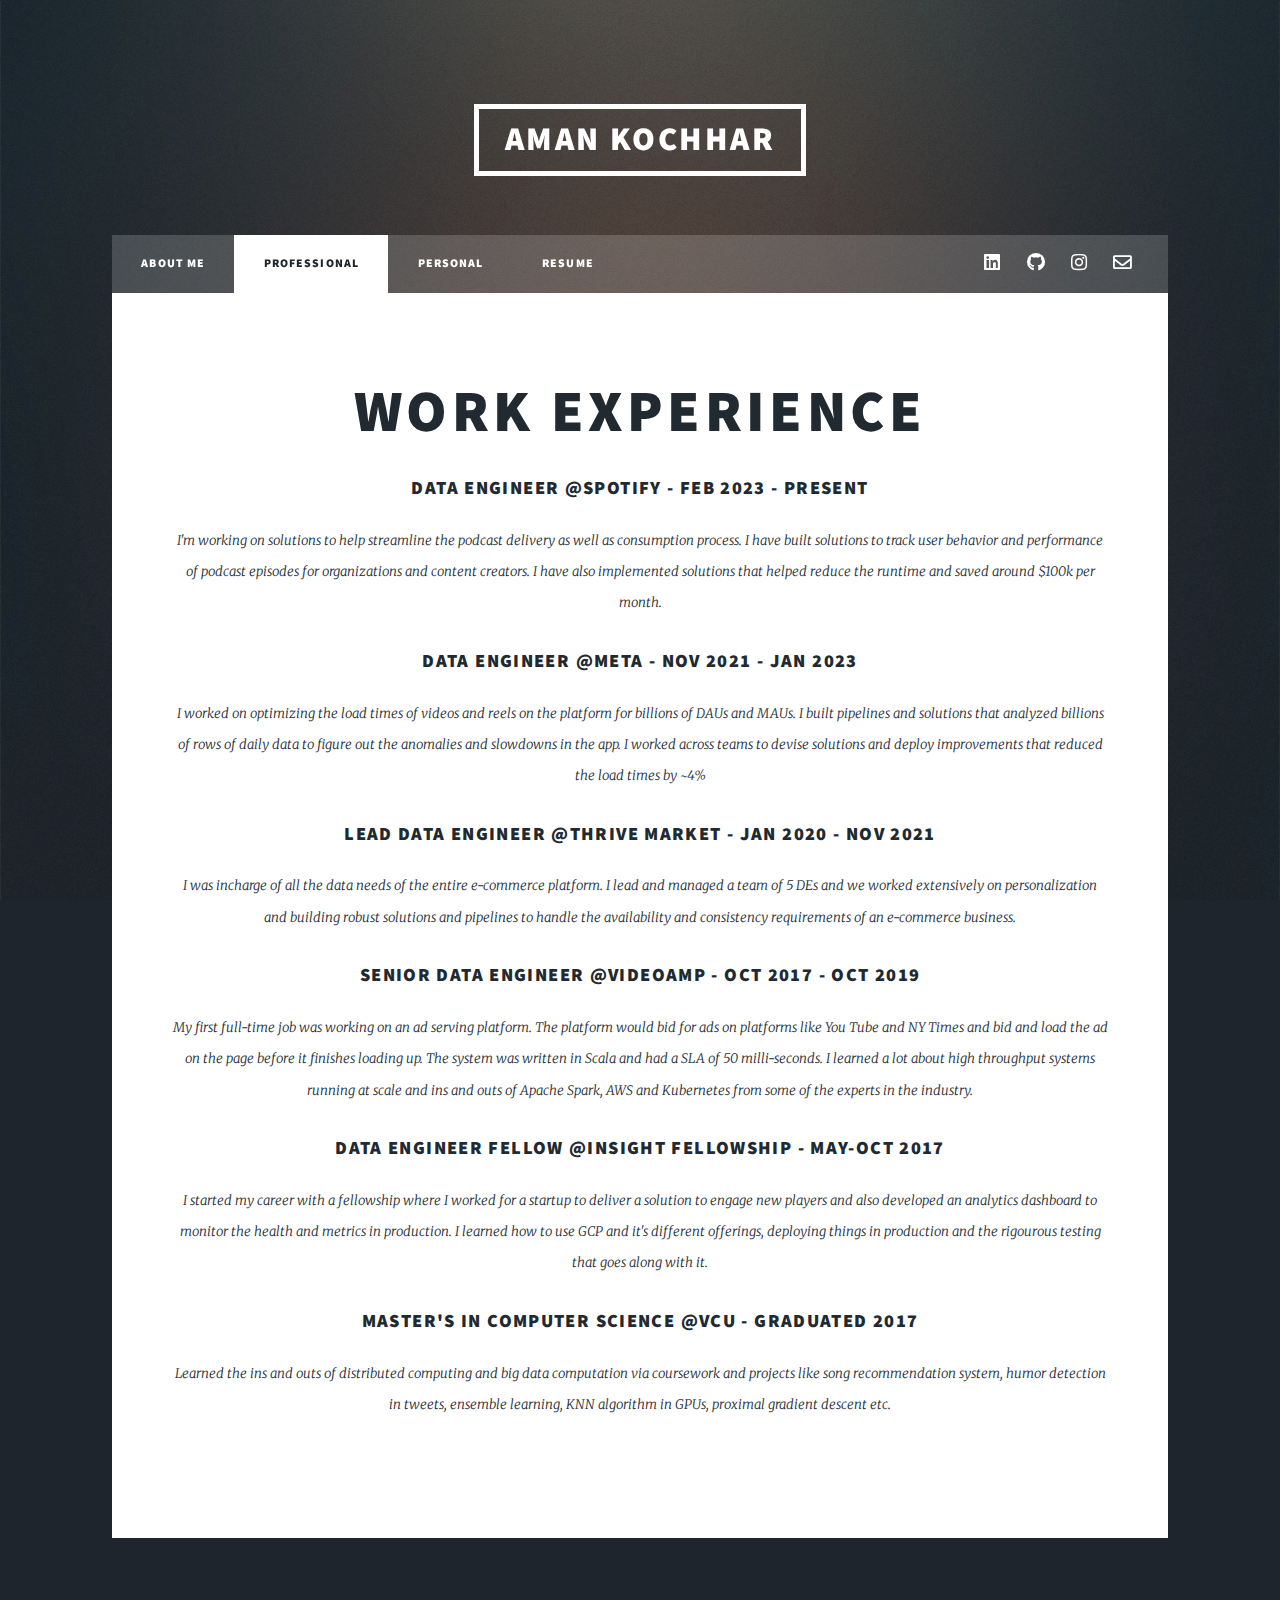
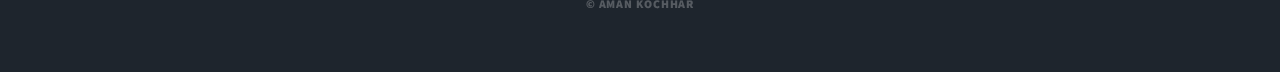
<file: work.html>
<!DOCTYPE HTML>
<!--
	Massively by HTML5 UP
	html5up.net | @ajlkn
	Free for personal and commercial use under the CCA 3.0 license (html5up.net/license)
-->
<html>
	<head>
		<title>Aman Kochhar</title>
		<meta charset="utf-8" />
		<meta name="viewport" content="width=device-width, initial-scale=1, user-scalable=no" />
		<link rel="stylesheet" href="assets/css/main.css" />
		<noscript><link rel="stylesheet" href="assets/css/noscript.css" /></noscript>
	</head>
	<body class="is-preload">

		<!-- Wrapper -->
			<div id="wrapper">

				<!-- Header -->
				<header id="header">
					<a class="logo">Aman Kochhar</a>
				</header>

				<!-- Nav -->
					<nav id="nav">
						<ul class="links">
							<li><a href="index.html">About Me</a></li>
							<li class="active"><a>Professional</a></li>
							<li><a href="personal.html">Personal</a></li>
							<li><a href="resume.html">Resume</a></li>
						</ul>
						<ul class="icons">
							<li><a href="https://www.linkedin.com/in/best-data-engineer/" class="icon brands fa-linkedin" target="_blank" rel="noopener noreferrer"><span class="label">LinkedIn</span></a></li>
							<li><a href="https://github.com/amankochhar" class="icon brands fa-github" target="_blank" rel="noopener noreferrer"><span class="label">GitHub</span></a></li>
							<li><a href="https://www.instagram.com/amanskochhar/" class="icon brands fa-instagram" target="_blank" rel="noopener noreferrer"><span class="label">Instagram</span></a></li>
							<li><a href="mailto:amanskochhar@gmail.com" class="icon fa-regular fa-envelope" target="_blank" rel="noopener noreferrer"><span class="label">Email</span></a></li>
						</ul>
					</nav>

				<!-- Main -->
				<div id="main">

					<!-- Featured Post -->
						<article class="post featured">
							<header class="major">
								<h2><a>Work Experience</a></h2>
								<h3>Data Engineer @Spotify - Feb 2023 - Present</h3>
									<p>
										I'm working on solutions to help streamline the podcast delivery as well as consumption process. I have built solutions to track user behavior
										and performance of podcast episodes for organizations and content creators. I have also implemented solutions that helped reduce the runtime
										and saved around $100k per month.
									</p>
								<h3>Data Engineer @Meta - Nov 2021 - Jan 2023</h3>
									<p>
										I worked on optimizing the load times of videos and reels on the platform for billions of DAUs and MAUs. I built pipelines and solutions that
										analyzed billions of rows of daily data to figure out the anomalies and slowdowns in the app. I worked across teams to devise solutions and
										deploy improvements that reduced the load times by ~4% 
									</p>
								<h3>Lead Data Engineer @Thrive Market - Jan 2020 - Nov 2021</h3>
									<p>
										I was incharge of all the data needs of the entire e-commerce platform. I lead and managed a team of 5 DEs and we worked extensively on personalization
										and building robust solutions and pipelines to handle the availability and consistency requirements of an e-commerce business.
									</p>
								<h3>Senior Data Engineer @VideoAmp - Oct 2017 - Oct 2019</h3>
									<p>
										My first full-time job was working on an ad serving platform. The platform would bid for ads on platforms like You Tube and NY Times and bid and
										load the ad on the page before it finishes loading up. The system was written in Scala and had a SLA of 50 milli-seconds. I learned a lot about 
										high throughput systems running at scale and ins and outs of Apache Spark, AWS and Kubernetes from some of the experts in the industry.
									</p>
								<h3>Data Engineer Fellow @Insight Fellowship - May-Oct 2017</h3>
									<p>I started my career with a fellowship where I worked for a startup to deliver a solution to engage new players and also developed an analytics dashboard 
										to monitor the health and metrics in production. I learned how to use GCP and it's different offerings, deploying things in production and the rigourous
										testing that goes along with it.
									</p>
								<h3>Master's in Computer Science @VCU - Graduated 2017</h3>
									<p>
										Learned the ins and outs of distributed computing and big data computation via coursework and projects like song recommendation system, humor detection
										in tweets, ensemble learning, KNN algorithm in GPUs, proximal gradient descent etc.
									</p>
							</header>
						</article>

				</div>

			<!-- Copyright -->
				<div id="copyright">
					<ul><li>&copy; Aman Kochhar</li></ul>
				</div>

		</div>

		<!-- Scripts -->
			<script src="assets/js/jquery.min.js"></script>
			<script src="assets/js/jquery.scrollex.min.js"></script>
			<script src="assets/js/jquery.scrolly.min.js"></script>
			<script src="assets/js/browser.min.js"></script>
			<script src="assets/js/breakpoints.min.js"></script>
			<script src="assets/js/util.js"></script>
			<script src="assets/js/main.js"></script>

	</body>
</html>
</file>
<file: assets/css/main.css>
@import url(fontawesome-all.min.css);
@import url("https://fonts.googleapis.com/css?family=Merriweather:300,700,300italic,700italic|Source+Sans+Pro:900");

/*
	Massively by HTML5 UP
	html5up.net | @ajlkn
	Free for personal and commercial use under the CCA 3.0 license (html5up.net/license)
*/

html, body, div, span, applet, object,
iframe, h1, h2, h3, h4, h5, h6, p, blockquote,
pre, a, abbr, acronym, address, big, cite,
code, del, dfn, em, img, ins, kbd, q, s, samp,
small, strike, strong, sub, sup, tt, var, b,
u, i, center, dl, dt, dd, ol, ul, li, fieldset,
form, label, legend, table, caption, tbody,
tfoot, thead, tr, th, td, article, aside,
canvas, details, embed, figure, figcaption,
footer, header, hgroup, menu, nav, output, ruby,
section, summary, time, mark, audio, video {
	margin: 0;
	padding: 0;
	border: 0;
	font-size: 100%;
	font: inherit;
	vertical-align: baseline;}

article, aside, details, figcaption, figure,
footer, header, hgroup, menu, nav, section {
	display: block;}

body {
	line-height: 1;
}

ol, ul {
	list-style: none;
}

blockquote, q {
	quotes: none;
}

	blockquote:before, blockquote:after, q:before, q:after {
		content: '';
		content: none;
	}

table {
	border-collapse: collapse;
	border-spacing: 0;
}

body {
	-webkit-text-size-adjust: none;
}

mark {
	background-color: transparent;
	color: inherit;
}

input::-moz-focus-inner {
	border: 0;
	padding: 0;
}

input, select, textarea {
	-moz-appearance: none;
	-webkit-appearance: none;
	-ms-appearance: none;
	appearance: none;
}

/* Basic */

	@-ms-viewport {
		width: device-width;
	}

	body {
		-ms-overflow-style: scrollbar;
	}

	@media screen and (max-width: 480px) {

		html, body {
			min-width: 320px;
		}

	}

	html {
		box-sizing: border-box;
	}

	*, *:before, *:after {
		box-sizing: inherit;
	}

	body {
		background-color: #1e252d;
	}

		body.is-preload *, body.is-preload *:before, body.is-preload *:after {
			-moz-animation: none !important;
			-webkit-animation: none !important;
			-ms-animation: none !important;
			animation: none !important;
			-moz-transition: none !important;
			-webkit-transition: none !important;
			-ms-transition: none !important;
			transition: none !important;
		}

/* Type */

	html {
		font-size: 16pt;
	}

		@media screen and (max-width: 1680px) {

			html {
				font-size: 12pt;
			}

		}

		@media screen and (max-width: 1280px) {

			html {
				font-size: 11pt;
			}

		}

		@media screen and (max-width: 360px) {

			html {
				font-size: 10pt;
			}

		}

	body {
		color: #212931;
	}

	body, input, select, textarea {
		font-family: "Merriweather", Georgia, serif;
		font-weight: 300;
		font-size: 1rem;
		line-height: 2.375;
	}

	a {
		-moz-transition: color 0.2s ease-in-out, background-color 0.2s ease-in-out, border-color 0.2s ease-in-out, box-shadow 0.2s ease-in-out;
		-webkit-transition: color 0.2s ease-in-out, background-color 0.2s ease-in-out, border-color 0.2s ease-in-out, box-shadow 0.2s ease-in-out;
		-ms-transition: color 0.2s ease-in-out, background-color 0.2s ease-in-out, border-color 0.2s ease-in-out, box-shadow 0.2s ease-in-out;
		transition: color 0.2s ease-in-out, background-color 0.2s ease-in-out, border-color 0.2s ease-in-out, box-shadow 0.2s ease-in-out;
		border-bottom: dotted 1px;
		text-decoration: none;
	}

		a:hover {
			border-bottom-color: transparent;
		}

	strong, b {
		font-weight: 600;
	}

	em, i {
		font-style: italic;
	}

	p {
		text-align: justify;
		margin: 0 0 2rem 0;
	}

	h1, h2, h3, h4, h5, h6 {
		font-family: "Source Sans Pro", Helvetica, sans-serif;
		font-weight: 900;
		line-height: 1.5;
		letter-spacing: 0.075em;
		text-transform: uppercase;
		margin: 0 0 1rem 0;
	}

		h1 a, h2 a, h3 a, h4 a, h5 a, h6 a {
			border-bottom: 0;
			color: inherit;
			text-decoration: none;
		}

	h1 {
		font-size: 4rem;
		line-height: 1.1;
		margin: 0 0 2rem 0;
	}

	h2 {
		font-size: 1.75rem;
		line-height: 1.3;
		margin: 0 0 1.5rem 0;
	}

	h3 {
		font-size: 1.25rem;
		margin: 0 0 1.5rem 0;
	}

	h4 {
		font-size: 1rem;
	}

	h5 {
		font-size: 0.9rem;
	}

	h6 {
		font-size: 0.8rem;
	}

	sub {
		font-size: 0.8rem;
		position: relative;
		top: 0.5rem;
	}

	sup {
		font-size: 0.8rem;
		position: relative;
		top: -0.5rem;
	}

	blockquote {
		border-left: solid 4px;
		font-style: italic;
		margin: 0 0 2rem 0;
		padding: 0.5rem 0 0.5rem 2rem;
	}

	code {
		border: solid 2px;
		font-family: "Courier New", monospace;
		font-size: 0.9rem;
		margin: 0 0.25rem;
		padding: 0.25rem 0.65rem;
	}

	pre {
		-webkit-overflow-scrolling: touch;
		font-family: "Courier New", monospace;
		font-size: 0.9rem;
		margin: 0 0 2rem 0;
	}

		pre code {
			display: block;
			line-height: 1.75;
			padding: 1rem 1.5rem;
			overflow-x: auto;
		}

	hr {
		border: 0;
		border-bottom: solid 2px;
		margin: 3rem 0;
	}

		hr.major {
			margin: 5rem 0;
		}

	.align-left {
		text-align: left;
	}

	.align-center {
		text-align: center;
	}

	.align-right {
		text-align: right;
	}

	input, select, textarea {
		color: #212931;
	}

	a {
		color: #212931;
		border-bottom-color: rgba(33, 41, 49, 0.5);
	}

		a:hover {
			border-bottom-color: transparent;
			color: #18bfef !important;
		}

	strong, b {
		color: #212931;
	}

	h1, h2, h3, h4, h5, h6 {
		color: #212931;
	}

	blockquote {
		border-left-color: #eeeeee;
	}

	code {
		background: rgba(220, 220, 220, 0.25);
		border-color: #eeeeee;
	}

	hr {
		border-bottom-color: #eeeeee;
	}

/* Row */

	.row {
		display: flex;
		flex-wrap: wrap;
		box-sizing: border-box;
		align-items: stretch;
	}

		.row > * {
			box-sizing: border-box;
		}

		.row.gtr-uniform > * > :last-child {
			margin-bottom: 0;
		}

		.row.aln-left {
			justify-content: flex-start;
		}

		.row.aln-center {
			justify-content: center;
		}

		.row.aln-right {
			justify-content: flex-end;
		}

		.row.aln-top {
			align-items: flex-start;
		}

		.row.aln-middle {
			align-items: center;
		}

		.row.aln-bottom {
			align-items: flex-end;
		}

		.row > .imp {
			order: -1;
		}

		.row > .col-1 {
			width: 8.33333%;
		}

		.row > .off-1 {
			margin-left: 8.33333%;
		}

		.row > .col-2 {
			width: 16.66667%;
		}

		.row > .off-2 {
			margin-left: 16.66667%;
		}

		.row > .col-3 {
			width: 25%;
		}

		.row > .off-3 {
			margin-left: 25%;
		}

		.row > .col-4 {
			width: 33.33333%;
		}

		.row > .off-4 {
			margin-left: 33.33333%;
		}

		.row > .col-5 {
			width: 41.66667%;
		}

		.row > .off-5 {
			margin-left: 41.66667%;
		}

		.row > .col-6 {
			width: 50%;
		}

		.row > .off-6 {
			margin-left: 50%;
		}

		.row > .col-7 {
			width: 58.33333%;
		}

		.row > .off-7 {
			margin-left: 58.33333%;
		}

		.row > .col-8 {
			width: 66.66667%;
		}

		.row > .off-8 {
			margin-left: 66.66667%;
		}

		.row > .col-9 {
			width: 75%;
		}

		.row > .off-9 {
			margin-left: 75%;
		}

		.row > .col-10 {
			width: 83.33333%;
		}

		.row > .off-10 {
			margin-left: 83.33333%;
		}

		.row > .col-11 {
			width: 91.66667%;
		}

		.row > .off-11 {
			margin-left: 91.66667%;
		}

		.row > .col-12 {
			width: 100%;
		}

		.row > .off-12 {
			margin-left: 100%;
		}

		.row.gtr-0 {
			margin-top: 0;
			margin-left: 0rem;
		}

			.row.gtr-0 > * {
				padding: 0 0 0 0rem;
			}

			.row.gtr-0.gtr-uniform {
				margin-top: 0rem;
			}

				.row.gtr-0.gtr-uniform > * {
					padding-top: 0rem;
				}

		.row.gtr-25 {
			margin-top: 0;
			margin-left: -0.375rem;
		}

			.row.gtr-25 > * {
				padding: 0 0 0 0.375rem;
			}

			.row.gtr-25.gtr-uniform {
				margin-top: -0.375rem;
			}

				.row.gtr-25.gtr-uniform > * {
					padding-top: 0.375rem;
				}

		.row.gtr-50 {
			margin-top: 0;
			margin-left: -0.75rem;
		}

			.row.gtr-50 > * {
				padding: 0 0 0 0.75rem;
			}

			.row.gtr-50.gtr-uniform {
				margin-top: -0.75rem;
			}

				.row.gtr-50.gtr-uniform > * {
					padding-top: 0.75rem;
				}

		.row {
			margin-top: 0;
			margin-left: -1.5rem;
		}

			.row > * {
				padding: 0 0 0 1.5rem;
			}

			.row.gtr-uniform {
				margin-top: -1.5rem;
			}

				.row.gtr-uniform > * {
					padding-top: 1.5rem;
				}

		.row.gtr-150 {
			margin-top: 0;
			margin-left: -2.25rem;
		}

			.row.gtr-150 > * {
				padding: 0 0 0 2.25rem;
			}

			.row.gtr-150.gtr-uniform {
				margin-top: -2.25rem;
			}

				.row.gtr-150.gtr-uniform > * {
					padding-top: 2.25rem;
				}

		.row.gtr-200 {
			margin-top: 0;
			margin-left: -3rem;
		}

			.row.gtr-200 > * {
				padding: 0 0 0 3rem;
			}

			.row.gtr-200.gtr-uniform {
				margin-top: -3rem;
			}

				.row.gtr-200.gtr-uniform > * {
					padding-top: 3rem;
				}

		@media screen and (max-width: 1680px) {

			.row {
				display: flex;
				flex-wrap: wrap;
				box-sizing: border-box;
				align-items: stretch;
			}

				.row > * {
					box-sizing: border-box;
				}

				.row.gtr-uniform > * > :last-child {
					margin-bottom: 0;
				}

				.row.aln-left {
					justify-content: flex-start;
				}

				.row.aln-center {
					justify-content: center;
				}

				.row.aln-right {
					justify-content: flex-end;
				}

				.row.aln-top {
					align-items: flex-start;
				}

				.row.aln-middle {
					align-items: center;
				}

				.row.aln-bottom {
					align-items: flex-end;
				}

				.row > .imp-xlarge {
					order: -1;
				}

				.row > .col-1-xlarge {
					width: 8.33333%;
				}

				.row > .off-1-xlarge {
					margin-left: 8.33333%;
				}

				.row > .col-2-xlarge {
					width: 16.66667%;
				}

				.row > .off-2-xlarge {
					margin-left: 16.66667%;
				}

				.row > .col-3-xlarge {
					width: 25%;
				}

				.row > .off-3-xlarge {
					margin-left: 25%;
				}

				.row > .col-4-xlarge {
					width: 33.33333%;
				}

				.row > .off-4-xlarge {
					margin-left: 33.33333%;
				}

				.row > .col-5-xlarge {
					width: 41.66667%;
				}

				.row > .off-5-xlarge {
					margin-left: 41.66667%;
				}

				.row > .col-6-xlarge {
					width: 50%;
				}

				.row > .off-6-xlarge {
					margin-left: 50%;
				}

				.row > .col-7-xlarge {
					width: 58.33333%;
				}

				.row > .off-7-xlarge {
					margin-left: 58.33333%;
				}

				.row > .col-8-xlarge {
					width: 66.66667%;
				}

				.row > .off-8-xlarge {
					margin-left: 66.66667%;
				}

				.row > .col-9-xlarge {
					width: 75%;
				}

				.row > .off-9-xlarge {
					margin-left: 75%;
				}

				.row > .col-10-xlarge {
					width: 83.33333%;
				}

				.row > .off-10-xlarge {
					margin-left: 83.33333%;
				}

				.row > .col-11-xlarge {
					width: 91.66667%;
				}

				.row > .off-11-xlarge {
					margin-left: 91.66667%;
				}

				.row > .col-12-xlarge {
					width: 100%;
				}

				.row > .off-12-xlarge {
					margin-left: 100%;
				}

				.row.gtr-0 {
					margin-top: 0;
					margin-left: 0rem;
				}

					.row.gtr-0 > * {
						padding: 0 0 0 0rem;
					}

					.row.gtr-0.gtr-uniform {
						margin-top: 0rem;
					}

						.row.gtr-0.gtr-uniform > * {
							padding-top: 0rem;
						}

				.row.gtr-25 {
					margin-top: 0;
					margin-left: -0.375rem;
				}

					.row.gtr-25 > * {
						padding: 0 0 0 0.375rem;
					}

					.row.gtr-25.gtr-uniform {
						margin-top: -0.375rem;
					}

						.row.gtr-25.gtr-uniform > * {
							padding-top: 0.375rem;
						}

				.row.gtr-50 {
					margin-top: 0;
					margin-left: -0.75rem;
				}

					.row.gtr-50 > * {
						padding: 0 0 0 0.75rem;
					}

					.row.gtr-50.gtr-uniform {
						margin-top: -0.75rem;
					}

						.row.gtr-50.gtr-uniform > * {
							padding-top: 0.75rem;
						}

				.row {
					margin-top: 0;
					margin-left: -1.5rem;
				}

					.row > * {
						padding: 0 0 0 1.5rem;
					}

					.row.gtr-uniform {
						margin-top: -1.5rem;
					}

						.row.gtr-uniform > * {
							padding-top: 1.5rem;
						}

				.row.gtr-150 {
					margin-top: 0;
					margin-left: -2.25rem;
				}

					.row.gtr-150 > * {
						padding: 0 0 0 2.25rem;
					}

					.row.gtr-150.gtr-uniform {
						margin-top: -2.25rem;
					}

						.row.gtr-150.gtr-uniform > * {
							padding-top: 2.25rem;
						}

				.row.gtr-200 {
					margin-top: 0;
					margin-left: -3rem;
				}

					.row.gtr-200 > * {
						padding: 0 0 0 3rem;
					}

					.row.gtr-200.gtr-uniform {
						margin-top: -3rem;
					}

						.row.gtr-200.gtr-uniform > * {
							padding-top: 3rem;
						}

		}

		@media screen and (max-width: 1280px) {

			.row {
				display: flex;
				flex-wrap: wrap;
				box-sizing: border-box;
				align-items: stretch;
			}

				.row > * {
					box-sizing: border-box;
				}

				.row.gtr-uniform > * > :last-child {
					margin-bottom: 0;
				}

				.row.aln-left {
					justify-content: flex-start;
				}

				.row.aln-center {
					justify-content: center;
				}

				.row.aln-right {
					justify-content: flex-end;
				}

				.row.aln-top {
					align-items: flex-start;
				}

				.row.aln-middle {
					align-items: center;
				}

				.row.aln-bottom {
					align-items: flex-end;
				}

				.row > .imp-large {
					order: -1;
				}

				.row > .col-1-large {
					width: 8.33333%;
				}

				.row > .off-1-large {
					margin-left: 8.33333%;
				}

				.row > .col-2-large {
					width: 16.66667%;
				}

				.row > .off-2-large {
					margin-left: 16.66667%;
				}

				.row > .col-3-large {
					width: 25%;
				}

				.row > .off-3-large {
					margin-left: 25%;
				}

				.row > .col-4-large {
					width: 33.33333%;
				}

				.row > .off-4-large {
					margin-left: 33.33333%;
				}

				.row > .col-5-large {
					width: 41.66667%;
				}

				.row > .off-5-large {
					margin-left: 41.66667%;
				}

				.row > .col-6-large {
					width: 50%;
				}

				.row > .off-6-large {
					margin-left: 50%;
				}

				.row > .col-7-large {
					width: 58.33333%;
				}

				.row > .off-7-large {
					margin-left: 58.33333%;
				}

				.row > .col-8-large {
					width: 66.66667%;
				}

				.row > .off-8-large {
					margin-left: 66.66667%;
				}

				.row > .col-9-large {
					width: 75%;
				}

				.row > .off-9-large {
					margin-left: 75%;
				}

				.row > .col-10-large {
					width: 83.33333%;
				}

				.row > .off-10-large {
					margin-left: 83.33333%;
				}

				.row > .col-11-large {
					width: 91.66667%;
				}

				.row > .off-11-large {
					margin-left: 91.66667%;
				}

				.row > .col-12-large {
					width: 100%;
				}

				.row > .off-12-large {
					margin-left: 100%;
				}

				.row.gtr-0 {
					margin-top: 0;
					margin-left: 0rem;
				}

					.row.gtr-0 > * {
						padding: 0 0 0 0rem;
					}

					.row.gtr-0.gtr-uniform {
						margin-top: 0rem;
					}

						.row.gtr-0.gtr-uniform > * {
							padding-top: 0rem;
						}

				.row.gtr-25 {
					margin-top: 0;
					margin-left: -0.375rem;
				}

					.row.gtr-25 > * {
						padding: 0 0 0 0.375rem;
					}

					.row.gtr-25.gtr-uniform {
						margin-top: -0.375rem;
					}

						.row.gtr-25.gtr-uniform > * {
							padding-top: 0.375rem;
						}

				.row.gtr-50 {
					margin-top: 0;
					margin-left: -0.75rem;
				}

					.row.gtr-50 > * {
						padding: 0 0 0 0.75rem;
					}

					.row.gtr-50.gtr-uniform {
						margin-top: -0.75rem;
					}

						.row.gtr-50.gtr-uniform > * {
							padding-top: 0.75rem;
						}

				.row {
					margin-top: 0;
					margin-left: -1.5rem;
				}

					.row > * {
						padding: 0 0 0 1.5rem;
					}

					.row.gtr-uniform {
						margin-top: -1.5rem;
					}

						.row.gtr-uniform > * {
							padding-top: 1.5rem;
						}

				.row.gtr-150 {
					margin-top: 0;
					margin-left: -2.25rem;
				}

					.row.gtr-150 > * {
						padding: 0 0 0 2.25rem;
					}

					.row.gtr-150.gtr-uniform {
						margin-top: -2.25rem;
					}

						.row.gtr-150.gtr-uniform > * {
							padding-top: 2.25rem;
						}

				.row.gtr-200 {
					margin-top: 0;
					margin-left: -3rem;
				}

					.row.gtr-200 > * {
						padding: 0 0 0 3rem;
					}

					.row.gtr-200.gtr-uniform {
						margin-top: -3rem;
					}

						.row.gtr-200.gtr-uniform > * {
							padding-top: 3rem;
						}

		}

		@media screen and (max-width: 980px) {

			.row {
				display: flex;
				flex-wrap: wrap;
				box-sizing: border-box;
				align-items: stretch;
			}

				.row > * {
					box-sizing: border-box;
				}

				.row.gtr-uniform > * > :last-child {
					margin-bottom: 0;
				}

				.row.aln-left {
					justify-content: flex-start;
				}

				.row.aln-center {
					justify-content: center;
				}

				.row.aln-right {
					justify-content: flex-end;
				}

				.row.aln-top {
					align-items: flex-start;
				}

				.row.aln-middle {
					align-items: center;
				}

				.row.aln-bottom {
					align-items: flex-end;
				}

				.row > .imp-medium {
					order: -1;
				}

				.row > .col-1-medium {
					width: 8.33333%;
				}

				.row > .off-1-medium {
					margin-left: 8.33333%;
				}

				.row > .col-2-medium {
					width: 16.66667%;
				}

				.row > .off-2-medium {
					margin-left: 16.66667%;
				}

				.row > .col-3-medium {
					width: 25%;
				}

				.row > .off-3-medium {
					margin-left: 25%;
				}

				.row > .col-4-medium {
					width: 33.33333%;
				}

				.row > .off-4-medium {
					margin-left: 33.33333%;
				}

				.row > .col-5-medium {
					width: 41.66667%;
				}

				.row > .off-5-medium {
					margin-left: 41.66667%;
				}

				.row > .col-6-medium {
					width: 50%;
				}

				.row > .off-6-medium {
					margin-left: 50%;
				}

				.row > .col-7-medium {
					width: 58.33333%;
				}

				.row > .off-7-medium {
					margin-left: 58.33333%;
				}

				.row > .col-8-medium {
					width: 66.66667%;
				}

				.row > .off-8-medium {
					margin-left: 66.66667%;
				}

				.row > .col-9-medium {
					width: 75%;
				}

				.row > .off-9-medium {
					margin-left: 75%;
				}

				.row > .col-10-medium {
					width: 83.33333%;
				}

				.row > .off-10-medium {
					margin-left: 83.33333%;
				}

				.row > .col-11-medium {
					width: 91.66667%;
				}

				.row > .off-11-medium {
					margin-left: 91.66667%;
				}

				.row > .col-12-medium {
					width: 100%;
				}

				.row > .off-12-medium {
					margin-left: 100%;
				}

				.row.gtr-0 {
					margin-top: 0;
					margin-left: 0rem;
				}

					.row.gtr-0 > * {
						padding: 0 0 0 0rem;
					}

					.row.gtr-0.gtr-uniform {
						margin-top: 0rem;
					}

						.row.gtr-0.gtr-uniform > * {
							padding-top: 0rem;
						}

				.row.gtr-25 {
					margin-top: 0;
					margin-left: -0.375rem;
				}

					.row.gtr-25 > * {
						padding: 0 0 0 0.375rem;
					}

					.row.gtr-25.gtr-uniform {
						margin-top: -0.375rem;
					}

						.row.gtr-25.gtr-uniform > * {
							padding-top: 0.375rem;
						}

				.row.gtr-50 {
					margin-top: 0;
					margin-left: -0.75rem;
				}

					.row.gtr-50 > * {
						padding: 0 0 0 0.75rem;
					}

					.row.gtr-50.gtr-uniform {
						margin-top: -0.75rem;
					}

						.row.gtr-50.gtr-uniform > * {
							padding-top: 0.75rem;
						}

				.row {
					margin-top: 0;
					margin-left: -1.5rem;
				}

					.row > * {
						padding: 0 0 0 1.5rem;
					}

					.row.gtr-uniform {
						margin-top: -1.5rem;
					}

						.row.gtr-uniform > * {
							padding-top: 1.5rem;
						}

				.row.gtr-150 {
					margin-top: 0;
					margin-left: -2.25rem;
				}

					.row.gtr-150 > * {
						padding: 0 0 0 2.25rem;
					}

					.row.gtr-150.gtr-uniform {
						margin-top: -2.25rem;
					}

						.row.gtr-150.gtr-uniform > * {
							padding-top: 2.25rem;
						}

				.row.gtr-200 {
					margin-top: 0;
					margin-left: -3rem;
				}

					.row.gtr-200 > * {
						padding: 0 0 0 3rem;
					}

					.row.gtr-200.gtr-uniform {
						margin-top: -3rem;
					}

						.row.gtr-200.gtr-uniform > * {
							padding-top: 3rem;
						}

		}

		@media screen and (max-width: 736px) {

			.row {
				display: flex;
				flex-wrap: wrap;
				box-sizing: border-box;
				align-items: stretch;
			}

				.row > * {
					box-sizing: border-box;
				}

				.row.gtr-uniform > * > :last-child {
					margin-bottom: 0;
				}

				.row.aln-left {
					justify-content: flex-start;
				}

				.row.aln-center {
					justify-content: center;
				}

				.row.aln-right {
					justify-content: flex-end;
				}

				.row.aln-top {
					align-items: flex-start;
				}

				.row.aln-middle {
					align-items: center;
				}

				.row.aln-bottom {
					align-items: flex-end;
				}

				.row > .imp-small {
					order: -1;
				}

				.row > .col-1-small {
					width: 8.33333%;
				}

				.row > .off-1-small {
					margin-left: 8.33333%;
				}

				.row > .col-2-small {
					width: 16.66667%;
				}

				.row > .off-2-small {
					margin-left: 16.66667%;
				}

				.row > .col-3-small {
					width: 25%;
				}

				.row > .off-3-small {
					margin-left: 25%;
				}

				.row > .col-4-small {
					width: 33.33333%;
				}

				.row > .off-4-small {
					margin-left: 33.33333%;
				}

				.row > .col-5-small {
					width: 41.66667%;
				}

				.row > .off-5-small {
					margin-left: 41.66667%;
				}

				.row > .col-6-small {
					width: 50%;
				}

				.row > .off-6-small {
					margin-left: 50%;
				}

				.row > .col-7-small {
					width: 58.33333%;
				}

				.row > .off-7-small {
					margin-left: 58.33333%;
				}

				.row > .col-8-small {
					width: 66.66667%;
				}

				.row > .off-8-small {
					margin-left: 66.66667%;
				}

				.row > .col-9-small {
					width: 75%;
				}

				.row > .off-9-small {
					margin-left: 75%;
				}

				.row > .col-10-small {
					width: 83.33333%;
				}

				.row > .off-10-small {
					margin-left: 83.33333%;
				}

				.row > .col-11-small {
					width: 91.66667%;
				}

				.row > .off-11-small {
					margin-left: 91.66667%;
				}

				.row > .col-12-small {
					width: 100%;
				}

				.row > .off-12-small {
					margin-left: 100%;
				}

				.row.gtr-0 {
					margin-top: 0;
					margin-left: 0rem;
				}

					.row.gtr-0 > * {
						padding: 0 0 0 0rem;
					}

					.row.gtr-0.gtr-uniform {
						margin-top: 0rem;
					}

						.row.gtr-0.gtr-uniform > * {
							padding-top: 0rem;
						}

				.row.gtr-25 {
					margin-top: 0;
					margin-left: -0.375rem;
				}

					.row.gtr-25 > * {
						padding: 0 0 0 0.375rem;
					}

					.row.gtr-25.gtr-uniform {
						margin-top: -0.375rem;
					}

						.row.gtr-25.gtr-uniform > * {
							padding-top: 0.375rem;
						}

				.row.gtr-50 {
					margin-top: 0;
					margin-left: -0.75rem;
				}

					.row.gtr-50 > * {
						padding: 0 0 0 0.75rem;
					}

					.row.gtr-50.gtr-uniform {
						margin-top: -0.75rem;
					}

						.row.gtr-50.gtr-uniform > * {
							padding-top: 0.75rem;
						}

				.row {
					margin-top: 0;
					margin-left: -1.5rem;
				}

					.row > * {
						padding: 0 0 0 1.5rem;
					}

					.row.gtr-uniform {
						margin-top: -1.5rem;
					}

						.row.gtr-uniform > * {
							padding-top: 1.5rem;
						}

				.row.gtr-150 {
					margin-top: 0;
					margin-left: -2.25rem;
				}

					.row.gtr-150 > * {
						padding: 0 0 0 2.25rem;
					}

					.row.gtr-150.gtr-uniform {
						margin-top: -2.25rem;
					}

						.row.gtr-150.gtr-uniform > * {
							padding-top: 2.25rem;
						}

				.row.gtr-200 {
					margin-top: 0;
					margin-left: -3rem;
				}

					.row.gtr-200 > * {
						padding: 0 0 0 3rem;
					}

					.row.gtr-200.gtr-uniform {
						margin-top: -3rem;
					}

						.row.gtr-200.gtr-uniform > * {
							padding-top: 3rem;
						}

		}

		@media screen and (max-width: 480px) {

			.row {
				display: flex;
				flex-wrap: wrap;
				box-sizing: border-box;
				align-items: stretch;
			}

				.row > * {
					box-sizing: border-box;
				}

				.row.gtr-uniform > * > :last-child {
					margin-bottom: 0;
				}

				.row.aln-left {
					justify-content: flex-start;
				}

				.row.aln-center {
					justify-content: center;
				}

				.row.aln-right {
					justify-content: flex-end;
				}

				.row.aln-top {
					align-items: flex-start;
				}

				.row.aln-middle {
					align-items: center;
				}

				.row.aln-bottom {
					align-items: flex-end;
				}

				.row > .imp-xsmall {
					order: -1;
				}

				.row > .col-1-xsmall {
					width: 8.33333%;
				}

				.row > .off-1-xsmall {
					margin-left: 8.33333%;
				}

				.row > .col-2-xsmall {
					width: 16.66667%;
				}

				.row > .off-2-xsmall {
					margin-left: 16.66667%;
				}

				.row > .col-3-xsmall {
					width: 25%;
				}

				.row > .off-3-xsmall {
					margin-left: 25%;
				}

				.row > .col-4-xsmall {
					width: 33.33333%;
				}

				.row > .off-4-xsmall {
					margin-left: 33.33333%;
				}

				.row > .col-5-xsmall {
					width: 41.66667%;
				}

				.row > .off-5-xsmall {
					margin-left: 41.66667%;
				}

				.row > .col-6-xsmall {
					width: 50%;
				}

				.row > .off-6-xsmall {
					margin-left: 50%;
				}

				.row > .col-7-xsmall {
					width: 58.33333%;
				}

				.row > .off-7-xsmall {
					margin-left: 58.33333%;
				}

				.row > .col-8-xsmall {
					width: 66.66667%;
				}

				.row > .off-8-xsmall {
					margin-left: 66.66667%;
				}

				.row > .col-9-xsmall {
					width: 75%;
				}

				.row > .off-9-xsmall {
					margin-left: 75%;
				}

				.row > .col-10-xsmall {
					width: 83.33333%;
				}

				.row > .off-10-xsmall {
					margin-left: 83.33333%;
				}

				.row > .col-11-xsmall {
					width: 91.66667%;
				}

				.row > .off-11-xsmall {
					margin-left: 91.66667%;
				}

				.row > .col-12-xsmall {
					width: 100%;
				}

				.row > .off-12-xsmall {
					margin-left: 100%;
				}

				.row.gtr-0 {
					margin-top: 0;
					margin-left: 0rem;
				}

					.row.gtr-0 > * {
						padding: 0 0 0 0rem;
					}

					.row.gtr-0.gtr-uniform {
						margin-top: 0rem;
					}

						.row.gtr-0.gtr-uniform > * {
							padding-top: 0rem;
						}

				.row.gtr-25 {
					margin-top: 0;
					margin-left: -0.375rem;
				}

					.row.gtr-25 > * {
						padding: 0 0 0 0.375rem;
					}

					.row.gtr-25.gtr-uniform {
						margin-top: -0.375rem;
					}

						.row.gtr-25.gtr-uniform > * {
							padding-top: 0.375rem;
						}

				.row.gtr-50 {
					margin-top: 0;
					margin-left: -0.75rem;
				}

					.row.gtr-50 > * {
						padding: 0 0 0 0.75rem;
					}

					.row.gtr-50.gtr-uniform {
						margin-top: -0.75rem;
					}

						.row.gtr-50.gtr-uniform > * {
							padding-top: 0.75rem;
						}

				.row {
					margin-top: 0;
					margin-left: -1.5rem;
				}

					.row > * {
						padding: 0 0 0 1.5rem;
					}

					.row.gtr-uniform {
						margin-top: -1.5rem;
					}

						.row.gtr-uniform > * {
							padding-top: 1.5rem;
						}

				.row.gtr-150 {
					margin-top: 0;
					margin-left: -2.25rem;
				}

					.row.gtr-150 > * {
						padding: 0 0 0 2.25rem;
					}

					.row.gtr-150.gtr-uniform {
						margin-top: -2.25rem;
					}

						.row.gtr-150.gtr-uniform > * {
							padding-top: 2.25rem;
						}

				.row.gtr-200 {
					margin-top: 0;
					margin-left: -3rem;
				}

					.row.gtr-200 > * {
						padding: 0 0 0 3rem;
					}

					.row.gtr-200.gtr-uniform {
						margin-top: -3rem;
					}

						.row.gtr-200.gtr-uniform > * {
							padding-top: 3rem;
						}

		}

		@media screen and (max-width: 360px) {

			.row {
				display: flex;
				flex-wrap: wrap;
				box-sizing: border-box;
				align-items: stretch;
			}

				.row > * {
					box-sizing: border-box;
				}

				.row.gtr-uniform > * > :last-child {
					margin-bottom: 0;
				}

				.row.aln-left {
					justify-content: flex-start;
				}

				.row.aln-center {
					justify-content: center;
				}

				.row.aln-right {
					justify-content: flex-end;
				}

				.row.aln-top {
					align-items: flex-start;
				}

				.row.aln-middle {
					align-items: center;
				}

				.row.aln-bottom {
					align-items: flex-end;
				}

				.row > .imp-xxsmall {
					order: -1;
				}

				.row > .col-1-xxsmall {
					width: 8.33333%;
				}

				.row > .off-1-xxsmall {
					margin-left: 8.33333%;
				}

				.row > .col-2-xxsmall {
					width: 16.66667%;
				}

				.row > .off-2-xxsmall {
					margin-left: 16.66667%;
				}

				.row > .col-3-xxsmall {
					width: 25%;
				}

				.row > .off-3-xxsmall {
					margin-left: 25%;
				}

				.row > .col-4-xxsmall {
					width: 33.33333%;
				}

				.row > .off-4-xxsmall {
					margin-left: 33.33333%;
				}

				.row > .col-5-xxsmall {
					width: 41.66667%;
				}

				.row > .off-5-xxsmall {
					margin-left: 41.66667%;
				}

				.row > .col-6-xxsmall {
					width: 50%;
				}

				.row > .off-6-xxsmall {
					margin-left: 50%;
				}

				.row > .col-7-xxsmall {
					width: 58.33333%;
				}

				.row > .off-7-xxsmall {
					margin-left: 58.33333%;
				}

				.row > .col-8-xxsmall {
					width: 66.66667%;
				}

				.row > .off-8-xxsmall {
					margin-left: 66.66667%;
				}

				.row > .col-9-xxsmall {
					width: 75%;
				}

				.row > .off-9-xxsmall {
					margin-left: 75%;
				}

				.row > .col-10-xxsmall {
					width: 83.33333%;
				}

				.row > .off-10-xxsmall {
					margin-left: 83.33333%;
				}

				.row > .col-11-xxsmall {
					width: 91.66667%;
				}

				.row > .off-11-xxsmall {
					margin-left: 91.66667%;
				}

				.row > .col-12-xxsmall {
					width: 100%;
				}

				.row > .off-12-xxsmall {
					margin-left: 100%;
				}

				.row.gtr-0 {
					margin-top: 0;
					margin-left: 0rem;
				}

					.row.gtr-0 > * {
						padding: 0 0 0 0rem;
					}

					.row.gtr-0.gtr-uniform {
						margin-top: 0rem;
					}

						.row.gtr-0.gtr-uniform > * {
							padding-top: 0rem;
						}

				.row.gtr-25 {
					margin-top: 0;
					margin-left: -0.375rem;
				}

					.row.gtr-25 > * {
						padding: 0 0 0 0.375rem;
					}

					.row.gtr-25.gtr-uniform {
						margin-top: -0.375rem;
					}

						.row.gtr-25.gtr-uniform > * {
							padding-top: 0.375rem;
						}

				.row.gtr-50 {
					margin-top: 0;
					margin-left: -0.75rem;
				}

					.row.gtr-50 > * {
						padding: 0 0 0 0.75rem;
					}

					.row.gtr-50.gtr-uniform {
						margin-top: -0.75rem;
					}

						.row.gtr-50.gtr-uniform > * {
							padding-top: 0.75rem;
						}

				.row {
					margin-top: 0;
					margin-left: -1.5rem;
				}

					.row > * {
						padding: 0 0 0 1.5rem;
					}

					.row.gtr-uniform {
						margin-top: -1.5rem;
					}

						.row.gtr-uniform > * {
							padding-top: 1.5rem;
						}

				.row.gtr-150 {
					margin-top: 0;
					margin-left: -2.25rem;
				}

					.row.gtr-150 > * {
						padding: 0 0 0 2.25rem;
					}

					.row.gtr-150.gtr-uniform {
						margin-top: -2.25rem;
					}

						.row.gtr-150.gtr-uniform > * {
							padding-top: 2.25rem;
						}

				.row.gtr-200 {
					margin-top: 0;
					margin-left: -3rem;
				}

					.row.gtr-200 > * {
						padding: 0 0 0 3rem;
					}

					.row.gtr-200.gtr-uniform {
						margin-top: -3rem;
					}

						.row.gtr-200.gtr-uniform > * {
							padding-top: 3rem;
						}

		}

/* Box */

	.box {
		border: solid 2px;
		margin-bottom: 2rem;
		padding: 1.5rem;
	}

		.box > :last-child,
		.box > :last-child > :last-child,
		.box > :last-child > :last-child > :last-child {
			margin-bottom: 0;
		}

		.box.alt {
			border: 0;
			border-radius: 0;
			padding: 0;
		}

	.box {
		border-color: #eeeeee;
	}

/* Button */

	input[type="submit"],
	input[type="reset"],
	input[type="button"],
	button,
	.button {
		-moz-appearance: none;
		-webkit-appearance: none;
		-ms-appearance: none;
		appearance: none;
		-moz-transition: background-color 0.2s ease-in-out, box-shadow 0.2s ease-in-out, color 0.2s ease-in-out;
		-webkit-transition: background-color 0.2s ease-in-out, box-shadow 0.2s ease-in-out, color 0.2s ease-in-out;
		-ms-transition: background-color 0.2s ease-in-out, box-shadow 0.2s ease-in-out, color 0.2s ease-in-out;
		transition: background-color 0.2s ease-in-out, box-shadow 0.2s ease-in-out, color 0.2s ease-in-out;
		border: 0;
		border-radius: 0;
		cursor: pointer;
		display: inline-block;
		font-family: "Source Sans Pro", Helvetica, sans-serif;
		font-size: 0.8rem;
		font-weight: 900;
		letter-spacing: 0.075em;
		height: 3rem;
		line-height: 3rem;
		padding: 0 2rem;
		text-align: center;
		text-decoration: none;
		text-transform: uppercase;
		white-space: nowrap;
	}

		input[type="submit"].icon:before,
		input[type="reset"].icon:before,
		input[type="button"].icon:before,
		button.icon:before,
		.button.icon:before {
			margin-right: 0.5rem;
		}

		input[type="submit"].icon.solo,
		input[type="reset"].icon.solo,
		input[type="button"].icon.solo,
		button.icon.solo,
		.button.icon.solo {
			position: relative;
			width: 4rem;
			height: 4rem;
			line-height: 4rem;
			border-radius: 4rem;
			text-indent: 4rem;
			overflow: hidden;
			padding: 0;
			white-space: nowrap;
		}

			input[type="submit"].icon.solo:before,
			input[type="reset"].icon.solo:before,
			input[type="button"].icon.solo:before,
			button.icon.solo:before,
			.button.icon.solo:before {
				position: absolute;
				display: block;
				top: 0;
				left: 0;
				width: inherit;
				height: inherit;
				line-height: inherit;
				font-size: 1.25rem;
				margin-right: 0;
				text-align: center;
				text-indent: 0;
			}

		input[type="submit"].fit,
		input[type="reset"].fit,
		input[type="button"].fit,
		button.fit,
		.button.fit {
			width: 100%;
		}

		input[type="submit"].small,
		input[type="reset"].small,
		input[type="button"].small,
		button.small,
		.button.small {
			font-size: 0.7rem;
			height: 2.5rem;
			line-height: 2.5rem;
			padding: 0 1.5rem;
		}

		input[type="submit"].large,
		input[type="reset"].large,
		input[type="button"].large,
		button.large,
		.button.large {
			font-size: 0.9rem;
			height: 3.5rem;
			line-height: 3.5rem;
			padding: 0 2.75rem;
		}

		@media screen and (max-width: 980px) {

			input[type="submit"],
			input[type="reset"],
			input[type="button"],
			button,
			.button {
				font-size: 0.9rem;
				height: 3.25rem;
				line-height: 3.25rem;
			}

				input[type="submit"].large,
				input[type="reset"].large,
				input[type="button"].large,
				button.large,
				.button.large {
					font-size: 1rem;
					height: 3.75rem;
					line-height: 3.75rem;
				}

		}

		input[type="submit"].disabled, input[type="submit"]:disabled,
		input[type="reset"].disabled,
		input[type="reset"]:disabled,
		input[type="button"].disabled,
		input[type="button"]:disabled,
		button.disabled,
		button:disabled,
		.button.disabled,
		.button:disabled {
			pointer-events: none;
			opacity: 0.25;
		}

	input[type="submit"],
	input[type="reset"],
	input[type="button"],
	button,
	.button {
		background-color: transparent;
		box-shadow: inset 0 0 0 2px #212931;
		color: #212931 !important;
	}

		input[type="submit"]:hover,
		input[type="reset"]:hover,
		input[type="button"]:hover,
		button:hover,
		.button:hover {
			box-shadow: inset 0 0 0 2px #18bfef;
			color: #18bfef !important;
		}

		input[type="submit"].primary,
		input[type="reset"].primary,
		input[type="button"].primary,
		button.primary,
		.button.primary {
			background-color: #212931;
			box-shadow: none;
			color: #ffffff !important;
		}

			input[type="submit"].primary:hover,
			input[type="reset"].primary:hover,
			input[type="button"].primary:hover,
			button.primary:hover,
			.button.primary:hover {
				background-color: #18bfef;
			}

/* Form */

	form {
		margin: 0 0 2rem 0;
	}

		form > :last-child {
			margin-bottom: 0;
		}

		form > .fields {
			display: -moz-flex;
			display: -webkit-flex;
			display: -ms-flex;
			display: flex;
			-moz-flex-wrap: wrap;
			-webkit-flex-wrap: wrap;
			-ms-flex-wrap: wrap;
			flex-wrap: wrap;
			width: calc(100% + 3rem);
			margin: -1.5rem 0 2rem -1.5rem;
		}

			form > .fields > .field {
				-moz-flex-grow: 0;
				-webkit-flex-grow: 0;
				-ms-flex-grow: 0;
				flex-grow: 0;
				-moz-flex-shrink: 0;
				-webkit-flex-shrink: 0;
				-ms-flex-shrink: 0;
				flex-shrink: 0;
				padding: 1.5rem 0 0 1.5rem;
				width: calc(100% - 1.5rem);
			}

				form > .fields > .field.half {
					width: calc(50% - 0.75rem);
				}

				form > .fields > .field.third {
					width: calc(100%/3 - 0.5rem);
				}

				form > .fields > .field.quarter {
					width: calc(25% - 0.375rem);
				}

		@media screen and (max-width: 480px) {

			form > .fields {
				width: calc(100% + 3rem);
				margin: -1.5rem 0 2rem -1.5rem;
			}

				form > .fields > .field {
					padding: 1.5rem 0 0 1.5rem;
					width: calc(100% - 1.5rem);
				}

					form > .fields > .field.half {
						width: calc(100% - 1.5rem);
					}

					form > .fields > .field.third {
						width: calc(100% - 1.5rem);
					}

					form > .fields > .field.quarter {
						width: calc(100% - 1.5rem);
					}

		}

	label {
		display: block;
		font-family: "Source Sans Pro", Helvetica, sans-serif;
		font-weight: 900;
		line-height: 1.5;
		letter-spacing: 0.075em;
		font-size: 0.8rem;
		text-transform: uppercase;
		margin: 0 0 0.75rem 0;
	}

		@media screen and (max-width: 980px) {

			label {
				font-size: 0.9rem;
			}

		}

	input[type="text"],
	input[type="password"],
	input[type="email"],
	select,
	textarea {
		-moz-appearance: none;
		-webkit-appearance: none;
		-ms-appearance: none;
		appearance: none;
		background: transparent;
		border-radius: 0;
		border: solid 2px;
		color: inherit;
		display: block;
		outline: 0;
		padding: 0 1rem;
		text-decoration: none;
		width: 100%;
	}

		input[type="text"]:invalid,
		input[type="password"]:invalid,
		input[type="email"]:invalid,
		select:invalid,
		textarea:invalid {
			box-shadow: none;
		}

	select {
		background-size: 1.25rem;
		background-repeat: no-repeat;
		background-position: calc(100% - 1rem) center;
		height: 3rem;
		padding-right: 3rem;
		text-overflow: ellipsis;
	}

		select:focus::-ms-value {
			background-color: transparent;
		}

		select::-ms-expand {
			display: none;
		}

	input[type="text"],
	input[type="password"],
	input[type="email"],
	select {
		height: 3rem;
	}

	textarea {
		padding: 0.75rem 1rem;
	}

	input[type="checkbox"],
	input[type="radio"] {
		-moz-appearance: none;
		-webkit-appearance: none;
		-ms-appearance: none;
		appearance: none;
		display: block;
		float: left;
		margin-right: -2rem;
		opacity: 0;
		width: 1rem;
		z-index: -1;
	}

		input[type="checkbox"] + label,
		input[type="radio"] + label {
			text-decoration: none;
			cursor: pointer;
			display: inline-block;
			font-size: 1rem;
			letter-spacing: 0;
			font-family: "Merriweather", Georgia, serif;
			text-transform: none;
			font-weight: 300;
			padding-left: 2.8rem;
			padding-right: 1rem;
			position: relative;
		}

			input[type="checkbox"] + label:before,
			input[type="radio"] + label:before {
				-moz-osx-font-smoothing: grayscale;
				-webkit-font-smoothing: antialiased;
				display: inline-block;
				font-style: normal;
				font-variant: normal;
				text-rendering: auto;
				line-height: 1;
				text-transform: none !important;
				font-family: 'Font Awesome 5 Free';
				font-weight: 900;
			}

			input[type="checkbox"] + label:before,
			input[type="radio"] + label:before {
				border-radius: 0;
				border: solid 2px;
				content: '';
				display: inline-block;
				font-size: 0.8rem;
				height: 1.8rem;
				left: 0;
				line-height: 1.65rem;
				position: absolute;
				text-align: center;
				top: -0.125rem;
				width: 1.8rem;
			}

		input[type="checkbox"]:checked + label:before,
		input[type="radio"]:checked + label:before {
			content: '\f00c';
		}

	input[type="checkbox"] + label:before {
		border-radius: 0;
	}

	input[type="radio"] + label:before {
		border-radius: 100%;
	}

	::-webkit-input-placeholder {
		opacity: 1.0;
	}

	:-moz-placeholder {
		opacity: 1.0;
	}

	::-moz-placeholder {
		opacity: 1.0;
	}

	:-ms-input-placeholder {
		opacity: 1.0;
	}

	label {
		color: #212931;
	}

	input[type="text"],
	input[type="password"],
	input[type="email"],
	select,
	textarea {
		border-color: #eeeeee;
	}

		input[type="text"]:focus,
		input[type="password"]:focus,
		input[type="email"]:focus,
		select:focus,
		textarea:focus {
			border-color: #18bfef;
		}

	select {
		background-image: url("data:image/svg+xml;charset=utf8,%3Csvg xmlns='http://www.w3.org/2000/svg' width='40' height='40' preserveAspectRatio='none' viewBox='0 0 40 40'%3E%3Cpath d='M9.4,12.3l10.4,10.4l10.4-10.4c0.2-0.2,0.5-0.4,0.9-0.4c0.3,0,0.6,0.1,0.9,0.4l3.3,3.3c0.2,0.2,0.4,0.5,0.4,0.9 c0,0.4-0.1,0.6-0.4,0.9L20.7,31.9c-0.2,0.2-0.5,0.4-0.9,0.4c-0.3,0-0.6-0.1-0.9-0.4L4.3,17.3c-0.2-0.2-0.4-0.5-0.4-0.9 c0-0.4,0.1-0.6,0.4-0.9l3.3-3.3c0.2-0.2,0.5-0.4,0.9-0.4S9.1,12.1,9.4,12.3z' fill='%23eeeeee' /%3E%3C/svg%3E");
	}

		select option {
			background-color: #ffffff;
			color: #212931;
		}

	.select-wrapper:before {
		color: #eeeeee;
	}

	input[type="checkbox"] + label,
	input[type="radio"] + label {
		color: #212931;
	}

		input[type="checkbox"] + label:before,
		input[type="radio"] + label:before {
			border-color: #eeeeee;
		}

	input[type="checkbox"]:checked + label:before,
	input[type="radio"]:checked + label:before {
		background-color: #212931;
		border-color: #212931;
		color: #ffffff;
	}

	input[type="checkbox"]:focus + label:before,
	input[type="radio"]:focus + label:before {
		border-color: #18bfef;
	}

	::-webkit-input-placeholder {
		color: #909498 !important;
	}

	:-moz-placeholder {
		color: #909498 !important;
	}

	::-moz-placeholder {
		color: #909498 !important;
	}

	:-ms-input-placeholder {
		color: #909498 !important;
	}

	.formerize-placeholder {
		color: #909498 !important;
	}

/* Icon */

	.icon {
		text-decoration: none;
		border-bottom: none;
		position: relative;
	}

		.icon:before {
			-moz-osx-font-smoothing: grayscale;
			-webkit-font-smoothing: antialiased;
			display: inline-block;
			font-style: normal;
			font-variant: normal;
			text-rendering: auto;
			line-height: 1;
			text-transform: none !important;
			font-family: 'Font Awesome 5 Free';
			font-weight: 400;
		}

		.icon > .label {
			display: none;
		}

		.icon:before {
			line-height: inherit;
		}

		.icon.solid:before {
			font-weight: 900;
		}

		.icon.brands:before {
			font-family: 'Font Awesome 5 Brands';
		}

/* Image */

	.image {
		border: 0;
		display: inline-block;
		position: relative;
	}

		.image img {
			display: block;
		}

		.image.left, .image.right {
			max-width: 40%;
		}

			.image.left img, .image.right img {
				width: 100%;
			}

		.image.left {
			float: left;
			margin: 0 2rem 2rem 0;
			top: 0.75rem;
		}

		.image.right {
			float: right;
			margin: 0 0 2rem 2rem;
			top: 0.75rem;
		}

		.image.fit {
			display: block;
			margin: 2.5rem 0;
			width: 100%;
		}

			.image.fit:first-child {
				margin-top: 0;
			}

			.image.fit img {
				width: 100%;
			}

		.image.main {
			display: block;
			margin: 4rem 0;
			width: 100%;
		}

			.image.main:first-child {
				margin-top: 0;
			}

			.image.main img {
				width: 100%;
			}

		@media screen and (max-width: 736px) {

			.image.fit {
				margin: 2rem 0;
			}

			.image.main {
				margin: 2rem 0;
			}

		}

	a.image {
		overflow: hidden;
	}

		a.image img {
			-moz-transition: -moz-transform 0.2s ease-out;
			-webkit-transition: -webkit-transform 0.2s ease-out;
			-ms-transition: -ms-transform 0.2s ease-out;
			transition: transform 0.2s ease-out;
		}

		a.image:hover img {
			-moz-transform: scale(1.05);
			-webkit-transform: scale(1.05);
			-ms-transform: scale(1.05);
			transform: scale(1.05);
		}

/* Actions */

	ul.actions {
		display: -moz-flex;
		display: -webkit-flex;
		display: -ms-flex;
		display: flex;
		cursor: default;
		list-style: none;
		margin-left: -1rem;
		padding-left: 0;
	}

		ul.actions li {
			padding: 0 0 0 1rem;
			vertical-align: middle;
		}

		ul.actions.special {
			-moz-justify-content: center;
			-webkit-justify-content: center;
			-ms-justify-content: center;
			justify-content: center;
			width: 100%;
			margin-left: 0;
		}

			ul.actions.special li:first-child {
				padding-left: 0;
			}

		ul.actions.stacked {
			-moz-flex-direction: column;
			-webkit-flex-direction: column;
			-ms-flex-direction: column;
			flex-direction: column;
			margin-left: 0;
		}

			ul.actions.stacked li {
				padding: 1.3rem 0 0 0;
			}

				ul.actions.stacked li:first-child {
					padding-top: 0;
				}

		ul.actions.fit {
			width: calc(100% + 1rem);
		}

			ul.actions.fit li {
				-moz-flex-grow: 1;
				-webkit-flex-grow: 1;
				-ms-flex-grow: 1;
				flex-grow: 1;
				-moz-flex-shrink: 1;
				-webkit-flex-shrink: 1;
				-ms-flex-shrink: 1;
				flex-shrink: 1;
				width: 100%;
			}

				ul.actions.fit li > * {
					width: 100%;
				}

			ul.actions.fit.stacked {
				width: 100%;
			}

		@media screen and (max-width: 480px) {

			ul.actions:not(.fixed) {
				-moz-flex-direction: column;
				-webkit-flex-direction: column;
				-ms-flex-direction: column;
				flex-direction: column;
				margin-left: 0;
				width: 100% !important;
			}

				ul.actions:not(.fixed) li {
					-moz-flex-grow: 1;
					-webkit-flex-grow: 1;
					-ms-flex-grow: 1;
					flex-grow: 1;
					-moz-flex-shrink: 1;
					-webkit-flex-shrink: 1;
					-ms-flex-shrink: 1;
					flex-shrink: 1;
					padding: 1rem 0 0 0;
					text-align: center;
					width: 100%;
				}

					ul.actions:not(.fixed) li > * {
						width: 100%;
					}

					ul.actions:not(.fixed) li:first-child {
						padding-top: 0;
					}

					ul.actions:not(.fixed) li input[type="submit"],
					ul.actions:not(.fixed) li input[type="reset"],
					ul.actions:not(.fixed) li input[type="button"],
					ul.actions:not(.fixed) li button,
					ul.actions:not(.fixed) li .button {
						width: 100%;
					}

						ul.actions:not(.fixed) li input[type="submit"].icon:before,
						ul.actions:not(.fixed) li input[type="reset"].icon:before,
						ul.actions:not(.fixed) li input[type="button"].icon:before,
						ul.actions:not(.fixed) li button.icon:before,
						ul.actions:not(.fixed) li .button.icon:before {
							margin-left: -0.5rem;
						}

		}

/* Icons */

	ul.icons {
		cursor: default;
		list-style: none;
		padding-left: 0;
	}

		ul.icons li {
			display: inline-block;
			padding: 0 0.5rem 0 0;
			vertical-align: middle;
		}

			ul.icons li:last-child {
				padding-right: 0;
			}

			ul.icons li .icon:before {
				width: 2.25rem;
				height: 2.25rem;
				line-height: 2.25rem;
				display: inline-block;
				text-align: center;
				border-radius: 100%;
				font-size: 1.25rem;
			}

		ul.icons.alt li .icon:before {
			-moz-transition: color 0.2s ease-in-out, background-color 0.2s ease-in-out, border-color 0.2s ease-in-out, box-shadow 0.2s ease-in-out;
			-webkit-transition: color 0.2s ease-in-out, background-color 0.2s ease-in-out, border-color 0.2s ease-in-out, box-shadow 0.2s ease-in-out;
			-ms-transition: color 0.2s ease-in-out, background-color 0.2s ease-in-out, border-color 0.2s ease-in-out, box-shadow 0.2s ease-in-out;
			transition: color 0.2s ease-in-out, background-color 0.2s ease-in-out, border-color 0.2s ease-in-out, box-shadow 0.2s ease-in-out;
			font-size: 1rem;
		}

/* List */

	ol {
		list-style: decimal;
		margin: 0 0 2rem 0;
		padding-left: 1.25rem;
	}

		ol li {
			padding-left: 0.25rem;
		}

	ul {
		list-style: disc;
		margin: 0 0 2rem 0;
		padding-left: 1rem;
	}

		ul li {
			padding-left: 0.5rem;
		}

		ul.divided {
			list-style: none;
			padding-left: 0;
		}

			ul.divided li {
				border-top: solid 1px;
				padding: 0.5rem 0;
			}

				ul.divided li:first-child {
					border-top: 0;
					padding-top: 0;
				}

	dl {
		margin: 0 0 2rem 0;
	}

		dl dt {
			display: block;
			font-weight: 600;
			margin: 0 0 1rem 0;
		}

		dl dd {
			margin-left: 2rem;
		}

	ul.divided li {
		border-top-color: #eeeeee;
	}

	ul.icons li a.icon:hover:before {
		color: #18bfef;
	}

	ul.icons.alt li .icon:before {
		box-shadow: inset 0 0 0 2px #eeeeee;
	}

	ul.icons.alt li a.icon:hover:before {
		box-shadow: inset 0 0 0 2px #18bfef;
	}

/* Section/Article */

	section.special, article.special {
		text-align: center;
	}

	header {
		cursor: default;
	}

		header > .date {
			display: block;
			font-size: 0.8rem;
			height: 1;
			margin: 0 0 1rem 0;
			position: relative;
		}

		header > p {
			font-style: italic;
		}

		header > h1 + p {
			font-size: 1.1rem;
			margin-top: -0.5rem;
			line-height: 2;
		}

		header > h2 + p {
			font-size: 1rem;
			margin-top: -0.75rem;
		}

		header > h3 + p {
			font-size: 0.9rem;
			margin-top: -0.75rem;
		}

		header > h4 + p {
			font-size: 0.8rem;
			margin-top: -0.75rem;
		}

		header.major {
			margin: 0 0 4rem 0;
			text-align: center;
		}

			header.major > :last-child {
				margin-bottom: 0;
			}

			header.major > p {
				margin-top: 0;
				text-align: center;
			}

			header.major > .date {
				font-size: 1rem;
				margin: 0 0 4rem 0;
			}

				header.major > .date:before, header.major > .date:after {
					content: '';
					display: block;
					position: absolute;
					top: 50%;
					width: calc(50% - 6rem);
					border-top: solid 2px;
				}

				header.major > .date:before {
					left: 0;
				}

				header.major > .date:after {
					right: 0;
				}

		@media screen and (max-width: 980px) {

			header br {
				display: none;
			}

		}

		@media screen and (max-width: 736px) {

			header.major {
				margin: 0 0 2rem 0;
			}

		}

	header.major .date:before, header.major .date:after {
		border-top-color: #eeeeee;
	}

/* Table */

	.table-wrapper {
		-webkit-overflow-scrolling: touch;
		overflow-x: auto;
	}

	table {
		margin: 0 0 2rem 0;
		width: 100%;
	}

		table tbody tr {
			border: solid 1px;
			border-left: 0;
			border-right: 0;
		}

		table td {
			padding: 0.75rem 0.75rem;
		}

		table th {
			font-family: "Source Sans Pro", Helvetica, sans-serif;
			font-size: 0.8rem;
			font-weight: 900;
			letter-spacing: 0.075em;
			line-height: 1.5;
			padding: 0 0.75rem 0.75rem 0.75rem;
			text-align: left;
			text-transform: uppercase;
		}

			@media screen and (max-width: 980px) {

				table th {
					font-size: 0.9rem;
				}

			}

		table thead {
			border-bottom: solid 2px;
		}

		table tfoot {
			border-top: solid 2px;
		}

		table.alt {
			border-collapse: separate;
		}

			table.alt tbody tr td {
				border: solid 1px;
				border-left-width: 0;
				border-top-width: 0;
			}

				table.alt tbody tr td:first-child {
					border-left-width: 1px;
				}

			table.alt tbody tr:first-child td {
				border-top-width: 1px;
			}

			table.alt thead {
				border-bottom: 0;
			}

			table.alt tfoot {
				border-top: 0;
			}

	table tbody tr {
		border-color: #eeeeee;
	}

		table tbody tr:nth-child(2n + 1) {
			background-color: rgba(220, 220, 220, 0.25);
		}

	table th {
		color: #212931;
	}

	table thead {
		border-bottom-color: #eeeeee;
	}

	table tfoot {
		border-top-color: #eeeeee;
	}

	table.alt tbody tr td {
		border-color: #eeeeee;
	}

/* Pagination */

	.pagination {
		display: -moz-inline-flex;
		display: -webkit-inline-flex;
		display: -ms-inline-flex;
		display: inline-flex;
		-moz-user-select: none;
		-webkit-user-select: none;
		-ms-user-select: none;
		user-select: none;
		cursor: default;
		list-style: none;
		margin: 0 0 2rem 2px;
		padding: 0;
	}

		.pagination a, .pagination span {
			-moz-transition: background-color 0.2s ease-in-out, border-color 0.2s ease-in-out, box-shadow 0.2s ease-in-out, color 0.2s ease-in-out;
			-webkit-transition: background-color 0.2s ease-in-out, border-color 0.2s ease-in-out, box-shadow 0.2s ease-in-out, color 0.2s ease-in-out;
			-ms-transition: background-color 0.2s ease-in-out, border-color 0.2s ease-in-out, box-shadow 0.2s ease-in-out, color 0.2s ease-in-out;
			transition: background-color 0.2s ease-in-out, border-color 0.2s ease-in-out, box-shadow 0.2s ease-in-out, color 0.2s ease-in-out;
			border: solid 2px;
			display: inline-block;
			font-family: "Source Sans Pro", Helvetica, sans-serif;
			font-size: 0.8rem;
			font-weight: 900;
			height: 3rem;
			letter-spacing: 0.075em;
			line-height: calc(3rem - 4px);
			margin-left: -2px;
			min-width: 3rem;
			position: relative;
			text-align: center;
			text-decoration: none;
			text-transform: uppercase;
		}

		.pagination .next, .pagination .previous {
			text-decoration: none;
			padding: 0 1.75rem;
		}

			.pagination .next:before, .pagination .previous:before {
				-moz-osx-font-smoothing: grayscale;
				-webkit-font-smoothing: antialiased;
				display: inline-block;
				font-style: normal;
				font-variant: normal;
				text-rendering: auto;
				line-height: 1;
				text-transform: none !important;
				font-family: 'Font Awesome 5 Free';
				font-weight: 900;
			}

			.pagination .next:before, .pagination .previous:before {
				display: inline-block;
				color: inherit !important;
				line-height: inherit;
			}

		.pagination .previous:before {
			content: '\f104';
			margin-right: 0.9375em;
		}

		.pagination .next:before {
			content: '\f105';
			float: right;
			margin-left: 0.9375em;
		}

		@media screen and (max-width: 980px) {

			.pagination a, .pagination span {
				font-size: 0.9rem;
			}

		}

		@media screen and (max-width: 480px) {

			.pagination .page, .pagination .extra {
				display: none;
			}

		}

	.pagination a, .pagination span {
		border-color: #eeeeee;
	}

	.pagination a {
		color: #212931 !important;
	}

		.pagination a:hover {
			color: #18bfef !important;
			border-color: #18bfef;
			z-index: 1;
		}

			.pagination a:hover + a,
			.pagination a:hover + span {
				border-left-color: #18bfef;
			}

		.pagination a.active {
			background-color: #eeeeee;
		}

	.pagination span {
		color: #eeeeee;
	}

/* Wrapper */

	#wrapper {
		-moz-transition: opacity 0.5s ease;
		-webkit-transition: opacity 0.5s ease;
		-ms-transition: opacity 0.5s ease;
		transition: opacity 0.5s ease;
		position: relative;
		z-index: 1;
		overflow: hidden;
	}

		#wrapper > .bg {
			position: absolute;
			top: 0;
			left: 0;
			width: 100%;
			height: 100%;
			background-color: #212931;
			background-image: url("../../images/overlay.png"), linear-gradient(0deg, rgba(0, 0, 0, 0.1), rgba(0, 0, 0, 0.1)), url("../../images/bg.jpg");
			background-size: auto,								auto,														100% auto;
			background-position: center,								center,														top center;
			background-repeat: repeat,								no-repeat,													no-repeat;
			background-attachment: scroll,								scroll,														scroll;
			z-index: -1;
		}

			#wrapper > .bg.fixed {
				position: fixed;
				width: 100vw;
				height: 100vh;
			}

		#wrapper.fade-in:before {
			pointer-events: none;
			-moz-transition: opacity 1s ease-in-out;
			-webkit-transition: opacity 1s ease-in-out;
			-ms-transition: opacity 1s ease-in-out;
			transition: opacity 1s ease-in-out;
			-moz-transition-delay: 0.75s;
			-webkit-transition-delay: 0.75s;
			-ms-transition-delay: 0.75s;
			transition-delay: 0.75s;
			background: #1e252d;
			content: '';
			display: block;
			height: 100%;
			left: 0;
			opacity: 0;
			position: fixed;
			top: 0;
			width: 100%;
		}

		body.is-preload #wrapper.fade-in:before {
			opacity: 1;
		}

		@media screen and (orientation: portrait) {

			#wrapper > .bg {
				background-size: auto,								auto,														auto 175%;
			}

		}

/* Intro */

	#intro {
		color: #ffffff;
		padding: 8rem 4rem 6rem 4rem ;
		-moz-align-items: center;
		-webkit-align-items: center;
		-ms-align-items: center;
		align-items: center;
		display: -moz-flex;
		display: -webkit-flex;
		display: -ms-flex;
		display: flex;
		-moz-flex-direction: column;
		-webkit-flex-direction: column;
		-ms-flex-direction: column;
		flex-direction: column;
		-moz-justify-content: -moz-flex-end;
		-webkit-justify-content: -webkit-flex-end;
		-ms-justify-content: -ms-flex-end;
		justify-content: flex-end;
		-moz-transition: opacity 1s ease, -moz-transform 1s ease;
		-webkit-transition: opacity 1s ease, -webkit-transform 1s ease;
		-ms-transition: opacity 1s ease, -ms-transform 1s ease;
		transition: opacity 1s ease, transform 1s ease;
		position: relative;
		cursor: default;
		text-align: center;
		z-index: 1;
		min-height: 100vh;
	}

		#intro input, #intro select, #intro textarea {
			color: #ffffff;
		}

		#intro a {
			color: #ffffff;
			border-bottom-color: rgba(255, 255, 255, 0.5);
		}

			#intro a:hover {
				border-bottom-color: transparent;
				color: #18bfef !important;
			}

		#intro strong, #intro b {
			color: #ffffff;
		}

		#intro h1, #intro h2, #intro h3, #intro h4, #intro h5, #intro h6 {
			color: #ffffff;
		}

		#intro blockquote {
			border-left-color: #ffffff;
		}

		#intro code {
			background: rgba(255, 255, 255, 0.075);
			border-color: #ffffff;
		}

		#intro hr {
			border-bottom-color: #ffffff;
		}

		#intro input[type="submit"],
		#intro input[type="reset"],
		#intro input[type="button"],
		#intro button,
		#intro .button {
			background-color: transparent;
			box-shadow: inset 0 0 0 2px #ffffff;
			color: #ffffff !important;
		}

			#intro input[type="submit"]:hover,
			#intro input[type="reset"]:hover,
			#intro input[type="button"]:hover,
			#intro button:hover,
			#intro .button:hover {
				box-shadow: inset 0 0 0 2px #18bfef;
				color: #18bfef !important;
			}

			#intro input[type="submit"].primary,
			#intro input[type="reset"].primary,
			#intro input[type="button"].primary,
			#intro button.primary,
			#intro .button.primary {
				background-color: #ffffff;
				box-shadow: none;
				color: #1e252d !important;
			}

				#intro input[type="submit"].primary:hover,
				#intro input[type="reset"].primary:hover,
				#intro input[type="button"].primary:hover,
				#intro button.primary:hover,
				#intro .button.primary:hover {
					background-color: #18bfef;
				}

		#intro h1 {
			font-size: 5rem;
			line-height: 1;
		}

		#intro p {
			font-size: 1.25rem;
			font-style: italic;
			margin-top: -0.25rem;
			text-align: center;
		}

		#intro + #header {
			margin-top: -20rem;
		}

			#intro + #header .logo {
				-moz-transform: translateY(2rem);
				-webkit-transform: translateY(2rem);
				-ms-transform: translateY(2rem);
				transform: translateY(2rem);
				opacity: 0;
				visibility: hidden;
			}

		#intro.hidden {
			pointer-events: none;
			-moz-transform: translateY(2rem);
			-webkit-transform: translateY(2rem);
			-ms-transform: translateY(2rem);
			transform: translateY(2rem);
			-moz-transition: opacity 0.5s ease, -moz-transform 0.5s ease, visibility 0.5s;
			-webkit-transition: opacity 0.5s ease, -webkit-transform 0.5s ease, visibility 0.5s;
			-ms-transition: opacity 0.5s ease, -ms-transform 0.5s ease, visibility 0.5s;
			transition: opacity 0.5s ease, transform 0.5s ease, visibility 0.5s;
			opacity: 0;
			visibility: hidden;
		}

			#intro.hidden + #header .logo {
				-moz-transform: translateY(0);
				-webkit-transform: translateY(0);
				-ms-transform: translateY(0);
				transform: translateY(0);
				opacity: 1;
				visibility: visible;
			}

		body.is-preload #intro {
			-moz-transform: translateY(2rem);
			-webkit-transform: translateY(2rem);
			-ms-transform: translateY(2rem);
			transform: translateY(2rem);
			opacity: 0;
		}

			body.is-preload #intro:not(.hidden) + #header + #nav {
				-moz-transform: translateY(4rem);
				-webkit-transform: translateY(4rem);
				-ms-transform: translateY(4rem);
				transform: translateY(4rem);
				opacity: 0;
			}

		@media screen and (max-width: 980px) {

			#intro {
				padding: 4rem 4rem 2rem 4rem ;
				min-height: 90vh;
			}

				#intro p br {
					display: none;
				}

				#intro + #header {
					margin-top: -14rem;
				}

		}

		@media screen and (max-width: 736px) {

			#intro {
				padding: 3rem 2rem 1rem 2rem ;
				min-height: 80vh;
			}

				#intro h1 {
					font-size: 3.25rem;
					line-height: 1.1;
					margin-bottom: 1rem;
				}

				#intro p {
					font-size: 1rem;
					margin-top: 0rem;
				}

				#intro .actions {
					display: none;
				}

		}

/* Header */

	#header {
		color: #ffffff;
		-moz-align-items: center;
		-webkit-align-items: center;
		-ms-align-items: center;
		align-items: center;
		display: -moz-flex;
		display: -webkit-flex;
		display: -ms-flex;
		display: flex;
		-moz-flex-direction: column;
		-webkit-flex-direction: column;
		-ms-flex-direction: column;
		flex-direction: column;
		-moz-justify-content: -moz-flex-end;
		-webkit-justify-content: -webkit-flex-end;
		-ms-justify-content: -ms-flex-end;
		justify-content: flex-end;
		pointer-events: none;
		-moz-user-select: none;
		-webkit-user-select: none;
		-ms-user-select: none;
		user-select: none;
		height: 20rem;
		padding-bottom: 8rem;
		position: relative;
		text-align: center;
		z-index: 2;
	}

		#header input, #header select, #header textarea {
			color: #ffffff;
		}

		#header a {
			color: #ffffff;
			border-bottom-color: rgba(255, 255, 255, 0.5);
		}

			#header a:hover {
				border-bottom-color: transparent;
				color: #18bfef !important;
			}

		#header strong, #header b {
			color: #ffffff;
		}

		#header h1, #header h2, #header h3, #header h4, #header h5, #header h6 {
			color: #ffffff;
		}

		#header blockquote {
			border-left-color: #ffffff;
		}

		#header code {
			background: rgba(255, 255, 255, 0.075);
			border-color: #ffffff;
		}

		#header hr {
			border-bottom-color: #ffffff;
		}

		#header .logo {
			-moz-transition: border-color 0.2s ease-in-out, color 0.2s ease-in-out, opacity 0.5s ease, -moz-transform 0.5s ease, visibility 0.5s;
			-webkit-transition: border-color 0.2s ease-in-out, color 0.2s ease-in-out, opacity 0.5s ease, -webkit-transform 0.5s ease, visibility 0.5s;
			-ms-transition: border-color 0.2s ease-in-out, color 0.2s ease-in-out, opacity 0.5s ease, -ms-transform 0.5s ease, visibility 0.5s;
			transition: border-color 0.2s ease-in-out, color 0.2s ease-in-out, opacity 0.5s ease, transform 0.5s ease, visibility 0.5s;
			pointer-events: auto;
			border-style: solid;
			border-color: #ffffff;
			border-width: 5px !important;
			font-family: "Source Sans Pro", Helvetica, sans-serif;
			font-size: 2.25rem;
			font-weight: 900;
			letter-spacing: 0.075em;
			line-height: 1;
			padding: 1rem 1.75rem;
			text-transform: uppercase;
			visibility: visible;
		}

			#header .logo:hover {
				border-color: #18bfef !important;
				color: #18bfef !important;
			}

		@media screen and (max-width: 980px) {

			#header {
				height: 14rem;
				padding-bottom: 4rem;
			}

		}

		@media screen and (max-width: 736px) {

			#header {
				padding-bottom: 3rem;
			}

				#header .logo {
					font-size: 1.75rem;
					border-width: 3px !important;
				}

		}

/* Nav */

	#nav {
		color: #ffffff;
		display: -moz-flex;
		display: -webkit-flex;
		display: -ms-flex;
		display: flex;
		-moz-transition: -moz-transform 1s ease, opacity 1s ease;
		-webkit-transition: -webkit-transform 1s ease, opacity 1s ease;
		-ms-transition: -ms-transform 1s ease, opacity 1s ease;
		transition: transform 1s ease, opacity 1s ease;
		background: rgba(255, 255, 255, 0.175);
		height: 4rem;
		line-height: 4rem;
		margin: -4rem auto 0 auto;
		overflow: hidden;
		padding: 0 2rem 0 0;
		position: relative;
		width: calc(100% - 4rem);
		max-width: 72rem;
		z-index: 2;
	}

		#nav ul.divided li {
			border-top-color: #ffffff;
		}

		#nav ul.icons li a.icon:hover:before {
			color: #18bfef;
		}

		#nav ul.icons.alt li .icon:before {
			box-shadow: inset 0 0 0 2px #ffffff;
		}

		#nav ul.icons.alt li a.icon:hover:before {
			box-shadow: inset 0 0 0 2px #18bfef;
		}

		#nav input, #nav select, #nav textarea {
			color: #ffffff;
		}

		#nav a {
			color: #ffffff;
			border-bottom-color: rgba(255, 255, 255, 0.5);
		}

			#nav a:hover {
				border-bottom-color: transparent;
				color: #18bfef !important;
			}

		#nav strong, #nav b {
			color: #ffffff;
		}

		#nav h1, #nav h2, #nav h3, #nav h4, #nav h5, #nav h6 {
			color: #ffffff;
		}

		#nav blockquote {
			border-left-color: #ffffff;
		}

		#nav code {
			background: rgba(255, 255, 255, 0.075);
			border-color: #ffffff;
		}

		#nav hr {
			border-bottom-color: #ffffff;
		}

		#nav ul.links {
			display: -moz-flex;
			display: -webkit-flex;
			display: -ms-flex;
			display: flex;
			-moz-flex-grow: 1;
			-webkit-flex-grow: 1;
			-ms-flex-grow: 1;
			flex-grow: 1;
			-moz-flex-shrink: 1;
			-webkit-flex-shrink: 1;
			-ms-flex-shrink: 1;
			flex-shrink: 1;
			font-family: "Source Sans Pro", Helvetica, sans-serif;
			font-weight: 900;
			letter-spacing: 0.075em;
			list-style: none;
			margin-bottom: 0;
			padding-left: 0;
			text-transform: uppercase;
		}

			#nav ul.links li {
				display: block;
				padding-left: 0;
			}

				#nav ul.links li a {
					-moz-transition: background-color 0.2s ease-in-out, color 0.2s ease-in-out;
					-webkit-transition: background-color 0.2s ease-in-out, color 0.2s ease-in-out;
					-ms-transition: background-color 0.2s ease-in-out, color 0.2s ease-in-out;
					transition: background-color 0.2s ease-in-out, color 0.2s ease-in-out;
					display: block;
					font-size: 0.8rem;
					outline: none;
					padding: 0 2rem;
				}

					#nav ul.links li a:hover {
						color: inherit !important;
						background-color: rgba(255, 255, 255, 0.1);
					}

				#nav ul.links li.active {
					background-color: #ffffff;
				}

					#nav ul.links li.active a {
						color: #1e252d;
					}

						#nav ul.links li.active a:hover {
							color: #18bfef !important;
						}

		#nav ul.icons {
			-moz-flex-grow: 0;
			-webkit-flex-grow: 0;
			-ms-flex-grow: 0;
			flex-grow: 0;
			-moz-flex-shrink: 0;
			-webkit-flex-shrink: 0;
			-ms-flex-shrink: 0;
			flex-shrink: 0;
			margin-bottom: 0;
		}

		@media screen and (max-width: 980px) {

			#nav {
				display: none;
			}

		}

/* Main */

	#main {
		background-color: #ffffff;
		position: relative;
		margin: 0 auto;
		width: calc(100% - 4rem);
		max-width: 72rem;
		z-index: 2;
	}

		#main > * {
			padding: 4rem 4rem 2rem 4rem ;
			border-top: solid 2px #eeeeee;
			margin: 0;
		}

			#main > *:first-child {
				border-top: 0;
			}

		#main > footer {
			text-align: center;
		}

		#main > .post {
			padding: 8rem 8rem 6rem 8rem ;
		}

			#main > .post header.major > .date {
				margin-top: -2rem;
			}

			#main > .post header.major > h1, #main > .post header.major h2 {
				font-size: 4rem;
				line-height: 1.1;
				margin: 0 0 2rem 0;
			}

			#main > .post.featured {
				text-align: center;
			}

			@media screen and (max-width: 1280px) {

				#main > .post {
					padding: 6rem 4rem 4rem 4rem ;
				}

			}

			@media screen and (max-width: 736px) {

				#main > .post {
					padding: 4rem 2rem 2rem 2rem ;
				}

					#main > .post header.major > .date {
						margin-top: -1rem;
						margin-bottom: 2rem;
					}

					#main > .post header.major > h1, #main > .post header.major h2 {
						font-size: 2.5rem;
						line-height: 1.2;
						margin: 0 0 1.5rem 0;
					}

			}

		#main > .posts {
			display: -moz-flex;
			display: -webkit-flex;
			display: -ms-flex;
			display: flex;
			-moz-flex-wrap: wrap;
			-webkit-flex-wrap: wrap;
			-ms-flex-wrap: wrap;
			flex-wrap: wrap;
			-moz-align-items: -moz-stretch;
			-webkit-align-items: -webkit-stretch;
			-ms-align-items: -ms-stretch;
			align-items: stretch;
			text-align: center;
			width: 100%;
			padding: 0;
		}

			#main > .posts > * {
				-moz-flex-shrink: 1;
				-webkit-flex-shrink: 1;
				-ms-flex-shrink: 1;
				flex-shrink: 1;
				-moz-flex-grow: 0;
				-webkit-flex-grow: 0;
				-ms-flex-grow: 0;
				flex-grow: 0;
			}

			#main > .posts > * {
				width: 50%;
			}

			#main > .posts > * {
				padding: 4rem;
				width: 50%;
			}

			#main > .posts > article {
				border-color: #eeeeee;
				border-left-width: 2px;
				border-style: solid;
				border-top-width: 2px;
				text-align: center;
			}

				#main > .posts > article > :last-child {
					margin-bottom: 0;
				}

				#main > .posts > article:nth-child(2n - 1) {
					border-left-width: 0;
				}

				#main > .posts > article:nth-child(-n + 2) {
					border-top-width: 0;
				}

			@media screen and (max-width: 980px) {

				#main > .posts > * {
					width: 50%;
				}

				#main > .posts > * {
					padding: 2.5rem;
					width: 50%;
				}

			}

			@media screen and (max-width: 736px) {

				#main > .posts > * {
					width: 100%;
				}

				#main > .posts > * {
					padding: 2rem;
					width: 100%;
				}

				#main > .posts > article:nth-child(2n - 1) {
					border-left-width: 2px;
				}

				#main > .posts > article:nth-child(-n + 2) {
					border-top-width: 2px;
				}

				#main > .posts > article:nth-child(n) {
					border-left-width: 0;
				}

				#main > .posts > article:nth-child(-n + 1) {
					border-top-width: 0;
				}

				#main > .posts > article .image {
					max-width: 25rem;
					margin-left: auto;
					margin-right: auto;
				}

			}

		@media screen and (max-width: 736px) {

			#main > * {
				padding: 2rem 2rem 0.1rem 2rem ;
			}

		}

		@media screen and (max-width: 480px) {

			#main {
				width: 100%;
			}

		}

/* Footer */

	#footer {
		color: #717981;
		display: -moz-flex;
		display: -webkit-flex;
		display: -ms-flex;
		display: flex;
		background-color: #f5f5f5;
		color: #909498;
		cursor: default;
		position: relative;
		margin: 0 auto;
		width: calc(100% - 4rem);
		max-width: 72rem;
		z-index: 2;
	}

		#footer input, #footer select, #footer textarea {
			color: #717981;
		}

		#footer a {
			color: #717981;
			border-bottom-color: rgba(113, 121, 129, 0.5);
		}

			#footer a:hover {
				border-bottom-color: transparent;
				color: #18bfef !important;
			}

		#footer strong, #footer b {
			color: #717981;
		}

		#footer h1, #footer h2, #footer h3, #footer h4, #footer h5, #footer h6 {
			color: #717981;
		}

		#footer blockquote {
			border-left-color: #e2e2e2;
		}

		#footer code {
			background: rgba(220, 220, 220, 0.5);
			border-color: #e2e2e2;
		}

		#footer hr {
			border-bottom-color: #e2e2e2;
		}

		#footer .box {
			border-color: #e2e2e2;
		}

		#footer input[type="submit"],
		#footer input[type="reset"],
		#footer input[type="button"],
		#footer button,
		#footer .button {
			background-color: transparent;
			box-shadow: inset 0 0 0 2px #717981;
			color: #717981 !important;
		}

			#footer input[type="submit"]:hover,
			#footer input[type="reset"]:hover,
			#footer input[type="button"]:hover,
			#footer button:hover,
			#footer .button:hover {
				box-shadow: inset 0 0 0 2px #18bfef;
				color: #18bfef !important;
			}

			#footer input[type="submit"].primary,
			#footer input[type="reset"].primary,
			#footer input[type="button"].primary,
			#footer button.primary,
			#footer .button.primary {
				background-color: #717981;
				box-shadow: none;
				color: #f5f5f5 !important;
			}

				#footer input[type="submit"].primary:hover,
				#footer input[type="reset"].primary:hover,
				#footer input[type="button"].primary:hover,
				#footer button.primary:hover,
				#footer .button.primary:hover {
					background-color: #18bfef;
				}

		#footer label {
			color: #717981;
		}

		#footer input[type="text"],
		#footer input[type="password"],
		#footer input[type="email"],
		#footer select,
		#footer textarea {
			border-color: #e2e2e2;
		}

			#footer input[type="text"]:focus,
			#footer input[type="password"]:focus,
			#footer input[type="email"]:focus,
			#footer select:focus,
			#footer textarea:focus {
				border-color: #18bfef;
			}

		#footer select {
			background-image: url("data:image/svg+xml;charset=utf8,%3Csvg xmlns='http://www.w3.org/2000/svg' width='40' height='40' preserveAspectRatio='none' viewBox='0 0 40 40'%3E%3Cpath d='M9.4,12.3l10.4,10.4l10.4-10.4c0.2-0.2,0.5-0.4,0.9-0.4c0.3,0,0.6,0.1,0.9,0.4l3.3,3.3c0.2,0.2,0.4,0.5,0.4,0.9 c0,0.4-0.1,0.6-0.4,0.9L20.7,31.9c-0.2,0.2-0.5,0.4-0.9,0.4c-0.3,0-0.6-0.1-0.9-0.4L4.3,17.3c-0.2-0.2-0.4-0.5-0.4-0.9 c0-0.4,0.1-0.6,0.4-0.9l3.3-3.3c0.2-0.2,0.5-0.4,0.9-0.4S9.1,12.1,9.4,12.3z' fill='%23e2e2e2' /%3E%3C/svg%3E");
		}

			#footer select option {
				background-color: #f5f5f5;
				color: #717981;
			}

		#footer .select-wrapper:before {
			color: #e2e2e2;
		}

		#footer input[type="checkbox"] + label,
		#footer input[type="radio"] + label {
			color: #717981;
		}

			#footer input[type="checkbox"] + label:before,
			#footer input[type="radio"] + label:before {
				border-color: #e2e2e2;
			}

		#footer input[type="checkbox"]:checked + label:before,
		#footer input[type="radio"]:checked + label:before {
			background-color: #717981;
			border-color: #717981;
			color: #f5f5f5;
		}

		#footer input[type="checkbox"]:focus + label:before,
		#footer input[type="radio"]:focus + label:before {
			border-color: #18bfef;
		}

		#footer ::-webkit-input-placeholder {
			color: #b3b7bb !important;
		}

		#footer :-moz-placeholder {
			color: #b3b7bb !important;
		}

		#footer ::-moz-placeholder {
			color: #b3b7bb !important;
		}

		#footer :-ms-input-placeholder {
			color: #b3b7bb !important;
		}

		#footer .formerize-placeholder {
			color: #b3b7bb !important;
		}

		#footer ul.divided li {
			border-top-color: #e2e2e2;
		}

		#footer ul.icons li a.icon:hover:before {
			color: #18bfef;
		}

		#footer ul.icons.alt li .icon:before {
			box-shadow: inset 0 0 0 2px #e2e2e2;
		}

		#footer ul.icons.alt li a.icon:hover:before {
			box-shadow: inset 0 0 0 2px #18bfef;
		}

		#footer header.major .date:before, #footer header.major .date:after {
			border-top-color: #e2e2e2;
		}

		#footer table tbody tr {
			border-color: #e2e2e2;
		}

			#footer table tbody tr:nth-child(2n + 1) {
				background-color: rgba(220, 220, 220, 0.5);
			}

		#footer table th {
			color: #717981;
		}

		#footer table thead {
			border-bottom-color: #e2e2e2;
		}

		#footer table tfoot {
			border-top-color: #e2e2e2;
		}

		#footer table.alt tbody tr td {
			border-color: #e2e2e2;
		}

		#footer .pagination a, #footer .pagination span {
			border-color: #e2e2e2;
		}

		#footer .pagination a {
			color: #717981 !important;
		}

			#footer .pagination a:hover {
				color: #18bfef !important;
				border-color: #18bfef;
				z-index: 1;
			}

				#footer .pagination a:hover + a,
				#footer .pagination a:hover + span {
					border-left-color: #18bfef;
				}

			#footer .pagination a.active {
				background-color: #e2e2e2;
			}

		#footer .pagination span {
			color: #e2e2e2;
		}

		#footer > section {
			-moz-flex-basis: 50%;
			-webkit-flex-basis: 50%;
			-ms-flex-basis: 50%;
			flex-basis: 50%;
			-moz-flex-grow: 1;
			-webkit-flex-grow: 1;
			-ms-flex-grow: 1;
			flex-grow: 1;
			-moz-flex-shrink: 1;
			-webkit-flex-shrink: 1;
			-ms-flex-shrink: 1;
			flex-shrink: 1;
			padding: 4rem 4rem 2rem 4rem ;
			border-left: solid 2px #e2e2e2;
		}

			#footer > section:first-child {
				border-left: 0;
			}

			#footer > section.split {
				display: -moz-flex;
				display: -webkit-flex;
				display: -ms-flex;
				display: flex;
				-moz-flex-direction: column;
				-webkit-flex-direction: column;
				-ms-flex-direction: column;
				flex-direction: column;
				padding: 0;
			}

				#footer > section.split > section {
					padding: 3rem 4rem 1rem 4rem ;
					border-top: solid 2px #e2e2e2;
				}

					#footer > section.split > section:first-child {
						padding: 5rem 4rem 1rem 4rem ;
						border-top: 0;
					}

					#footer > section.split > section:last-child {
						padding: 3rem 4rem 3rem 4rem ;
					}

				#footer > section.split.contact > section {
					display: -moz-flex;
					display: -webkit-flex;
					display: -ms-flex;
					display: flex;
					-moz-align-items: center;
					-webkit-align-items: center;
					-ms-align-items: center;
					align-items: center;
					padding: 3.15rem 4rem;
				}

					#footer > section.split.contact > section > * {
						margin-bottom: 0;
					}

					#footer > section.split.contact > section > :first-child {
						-moz-flex-shrink: 0;
						-webkit-flex-shrink: 0;
						-ms-flex-shrink: 0;
						flex-shrink: 0;
						-moz-flex-grow: 0;
						-webkit-flex-grow: 0;
						-ms-flex-grow: 0;
						flex-grow: 0;
						width: 6rem;
					}

					#footer > section.split.contact > section > :last-child {
						-moz-flex-shrink: 1;
						-webkit-flex-shrink: 1;
						-ms-flex-shrink: 1;
						flex-shrink: 1;
						-moz-flex-grow: 1;
						-webkit-flex-grow: 1;
						-ms-flex-grow: 1;
						flex-grow: 1;
					}

					#footer > section.split.contact > section:first-child {
						padding: 4rem 4rem 3rem 4rem;
					}

					#footer > section.split.contact > section:last-child {
						padding: 3rem 4rem 4rem 4rem;
					}

					#footer > section.split.contact > section.alt {
						-moz-align-items: -moz-flex-start;
						-webkit-align-items: -webkit-flex-start;
						-ms-align-items: -ms-flex-start;
						align-items: flex-start;
					}

						#footer > section.split.contact > section.alt > :last-child {
							margin-top: -0.325rem;
						}

		#footer form label,
		#footer h3,
		#footer p {
			font-size: 0.8rem;
		}

		@media screen and (max-width: 980px) {

			#footer {
				display: block;
			}

				#footer > section {
					border-top: solid 2px #e2e2e2;
				}

					#footer > section:first-child {
						border-top: 0;
					}

					#footer > section.split > section {
						padding: 4rem 4rem 2rem 4rem ;
					}

						#footer > section.split > section:first-child {
							padding: 4rem 4rem 2rem 4rem ;
						}

						#footer > section.split > section:last-child {
							padding: 4rem 4rem 2rem 4rem ;
						}

					#footer > section.split.contact > section {
						padding: 4rem;
					}

						#footer > section.split.contact > section:first-child {
							padding: 4rem;
						}

						#footer > section.split.contact > section:last-child {
							padding: 4rem;
						}

				#footer form label,
				#footer h3,
				#footer p {
					font-size: 0.9rem;
				}

		}

		@media screen and (max-width: 736px) {

			#footer > section {
				padding: 2rem 2rem 0.1rem 2rem ;
			}

				#footer > section.split > section {
					padding: 2rem 2rem 0.1rem 2rem ;
				}

					#footer > section.split > section:first-child {
						padding: 2rem 2rem 0.1rem 2rem ;
					}

					#footer > section.split > section:last-child {
						padding: 2rem 2rem 0.1rem 2rem ;
					}

				#footer > section.split.contact > section {
					padding: 2rem;
				}

					#footer > section.split.contact > section:first-child {
						padding: 2rem;
					}

					#footer > section.split.contact > section:last-child {
						padding: 2rem;
					}

		}

		@media screen and (max-width: 480px) {

			#footer {
				width: 100%;
			}

		}

	#copyright {
		color: #ffffff;
		position: relative;
		color: rgba(255, 255, 255, 0.25);
		cursor: default;
		font-family: "Source Sans Pro", Helvetica, sans-serif;
		font-size: 0.8rem;
		font-weight: 900;
		letter-spacing: 0.075em;
		line-height: 1.5;
		text-align: center;
		text-transform: uppercase;
		margin: 4rem auto 8rem auto;
		width: calc(100% - 4rem);
		max-width: 72rem;
		z-index: 2;
	}

		#copyright input, #copyright select, #copyright textarea {
			color: #ffffff;
		}

		#copyright a {
			color: #ffffff;
			border-bottom-color: rgba(255, 255, 255, 0.5);
		}

			#copyright a:hover {
				border-bottom-color: transparent;
				color: #18bfef !important;
			}

		#copyright strong, #copyright b {
			color: #ffffff;
		}

		#copyright h1, #copyright h2, #copyright h3, #copyright h4, #copyright h5, #copyright h6 {
			color: #ffffff;
		}

		#copyright blockquote {
			border-left-color: #ffffff;
		}

		#copyright code {
			background: rgba(255, 255, 255, 0.075);
			border-color: #ffffff;
		}

		#copyright hr {
			border-bottom-color: #ffffff;
		}

		#copyright a {
			color: inherit;
			border-bottom-color: inherit;
		}

		#copyright ul {
			list-style: none;
			margin: 0;
			padding-left: 0;
		}

			#copyright ul li {
				border-left: solid 2px;
				display: inline-block;
				line-height: 1;
				margin-left: 1rem;
				padding-left: 1rem;
			}

				#copyright ul li:first-child {
					border-left: 0;
					margin-left: 0;
					padding-left: 0;
				}

		@media screen and (max-width: 1280px) {

			#copyright {
				margin: 4rem auto;
			}

		}

		@media screen and (max-width: 480px) {

			#copyright ul li {
				border-left: 0;
				margin: 1rem 0 0 0;
				padding-left: 0;
				display: block;
			}

				#copyright ul li:first-child {
					margin-top: 0;
				}

		}

/* Nav Panel */

	#navPanelToggle {
		text-decoration: none;
		-moz-transition: color 0.2s ease-in-out, background-color 0.2s ease-in-out, box-shadow 0.2s ease-in-out;
		-webkit-transition: color 0.2s ease-in-out, background-color 0.2s ease-in-out, box-shadow 0.2s ease-in-out;
		-ms-transition: color 0.2s ease-in-out, background-color 0.2s ease-in-out, box-shadow 0.2s ease-in-out;
		transition: color 0.2s ease-in-out, background-color 0.2s ease-in-out, box-shadow 0.2s ease-in-out;
		display: none;
		position: fixed;
		top: 0.75rem;
		right: 0.75rem;
		border: 0;
		color: #ffffff;
		font-family: "Source Sans Pro", Helvetica, sans-serif;
		font-size: 0.9rem;
		font-weight: 900;
		letter-spacing: 0.075em;
		padding: 0.375rem 1.25rem;
		text-transform: uppercase;
		z-index: 10001;
	}

		#navPanelToggle:before {
			-moz-osx-font-smoothing: grayscale;
			-webkit-font-smoothing: antialiased;
			display: inline-block;
			font-style: normal;
			font-variant: normal;
			text-rendering: auto;
			line-height: 1;
			text-transform: none !important;
			font-family: 'Font Awesome 5 Free';
			font-weight: 900;
		}

		#navPanelToggle:before {
			content: '\f0c9';
			margin-right: 0.5rem;
		}

		#navPanelToggle.alt {
			background-color: rgba(255, 255, 255, 0.875);
			box-shadow: 0 0.125rem 0.75rem 0 rgba(30, 37, 45, 0.25);
			color: #212931;
		}

			#navPanelToggle.alt:hover {
				background-color: #ffffff;
			}

		@media screen and (max-width: 980px) {

			#navPanelToggle {
				display: block;
			}

		}

		@media screen and (max-width: 736px) {

			#navPanelToggle {
				font-size: 0.8rem;
				padding: 0.25rem 1rem;
			}

		}

	#navPanel {
		-moz-transform: translateX(20rem);
		-webkit-transform: translateX(20rem);
		-ms-transform: translateX(20rem);
		transform: translateX(20rem);
		-moz-transition: -moz-transform 0.5s ease, box-shadow 0.5s ease, visibility 0.5s;
		-webkit-transition: -webkit-transform 0.5s ease, box-shadow 0.5s ease, visibility 0.5s;
		-ms-transition: -ms-transform 0.5s ease, box-shadow 0.5s ease, visibility 0.5s;
		transition: transform 0.5s ease, box-shadow 0.5s ease, visibility 0.5s;
		display: none;
		-webkit-overflow-scrolling: touch;
		background: #ffffff;
		box-shadow: none;
		color: #212931;
		height: 100%;
		max-width: 80%;
		overflow-y: auto;
		padding: 3rem 2rem;
		position: fixed;
		right: 0;
		top: 0;
		visibility: hidden;
		width: 20rem;
		z-index: 10002;
	}

		#navPanel .links {
			list-style: none;
			padding-left: 0;
		}

			#navPanel .links li {
				border-top: solid 2px #eeeeee;
			}

				#navPanel .links li a {
					border-bottom: 0;
					display: block;
					font-family: "Source Sans Pro", Helvetica, sans-serif;
					font-size: 0.9rem;
					font-size: 0.9rem;
					font-weight: 900;
					letter-spacing: 0.075em;
					padding: 0.75rem 0;
					text-transform: uppercase;
				}

				#navPanel .links li:first-child {
					border-top: 0;
				}

		#navPanel .close {
			text-decoration: none;
			-moz-transition: color 0.2s ease-in-out;
			-webkit-transition: color 0.2s ease-in-out;
			-ms-transition: color 0.2s ease-in-out;
			transition: color 0.2s ease-in-out;
			-webkit-tap-highlight-color: rgba(0, 0, 0, 0);
			border: 0;
			color: #909498;
			cursor: pointer;
			display: block;
			height: 3.25rem;
			line-height: 3.25rem;
			padding-right: 1.25rem;
			position: absolute;
			right: 0;
			text-align: right;
			top: 0;
			vertical-align: middle;
			width: 7rem;
		}

			#navPanel .close:before {
				-moz-osx-font-smoothing: grayscale;
				-webkit-font-smoothing: antialiased;
				display: inline-block;
				font-style: normal;
				font-variant: normal;
				text-rendering: auto;
				line-height: 1;
				text-transform: none !important;
				font-family: 'Font Awesome 5 Free';
				font-weight: 900;
			}

			#navPanel .close:before {
				content: '\f00d';
				font-size: 1.25rem;
			}

			#navPanel .close:hover {
				color: #212931;
			}

			@media screen and (max-width: 736px) {

				#navPanel .close {
					height: 4rem;
					line-height: 4rem;
				}

			}

		@media screen and (max-width: 980px) {

			#navPanel {
				display: block;
			}

		}

		@media screen and (max-width: 736px) {

			#navPanel {
				padding: 2.5rem 1.75rem;
			}

		}

	@media screen and (max-width: 980px) {

		body.is-navPanel-visible #wrapper {
			opacity: 0.5;
		}

		body.is-navPanel-visible #navPanel {
			-moz-transform: translateX(0);
			-webkit-transform: translateX(0);
			-ms-transform: translateX(0);
			transform: translateX(0);
			box-shadow: 0 0 1.5rem 0 rgba(0, 0, 0, 0.2);
			visibility: visible;
		}

	}
</file>
<file: assets/css/noscript.css>
@import url(font-awesome.min.css);

/*
	Massively by HTML5 UP
	html5up.net | @ajlkn
	Free for personal and commercial use under the CCA 3.0 license (html5up.net/license)
*/

/* Wrapper */

	#wrapper {
		background-color: #212931;
		background-image: url("../../images/overlay.png"), linear-gradient(0deg, rgba(0, 0, 0, 0.1), rgba(0, 0, 0, 0.1)), url("../../images/bg.jpg");
		background-size: auto,								auto,														100% auto;
		background-position: center,								center,														top center;
		background-repeat: repeat,								no-repeat,													no-repeat;
		background-attachment: fixed,								fixed,														fixed;
	}

		#wrapper.fade-in:before {
			display: none;
		}

/* Intro */

	body.is-preload #intro {
		opacity: 1;
	}

		body.is-preload #intro:not(.hidden) + #header + #nav {
			-moz-transform: none;
			-webkit-transform: none;
			-ms-transform: none;
			transform: none;
			opacity: 1;
		}
</file>
